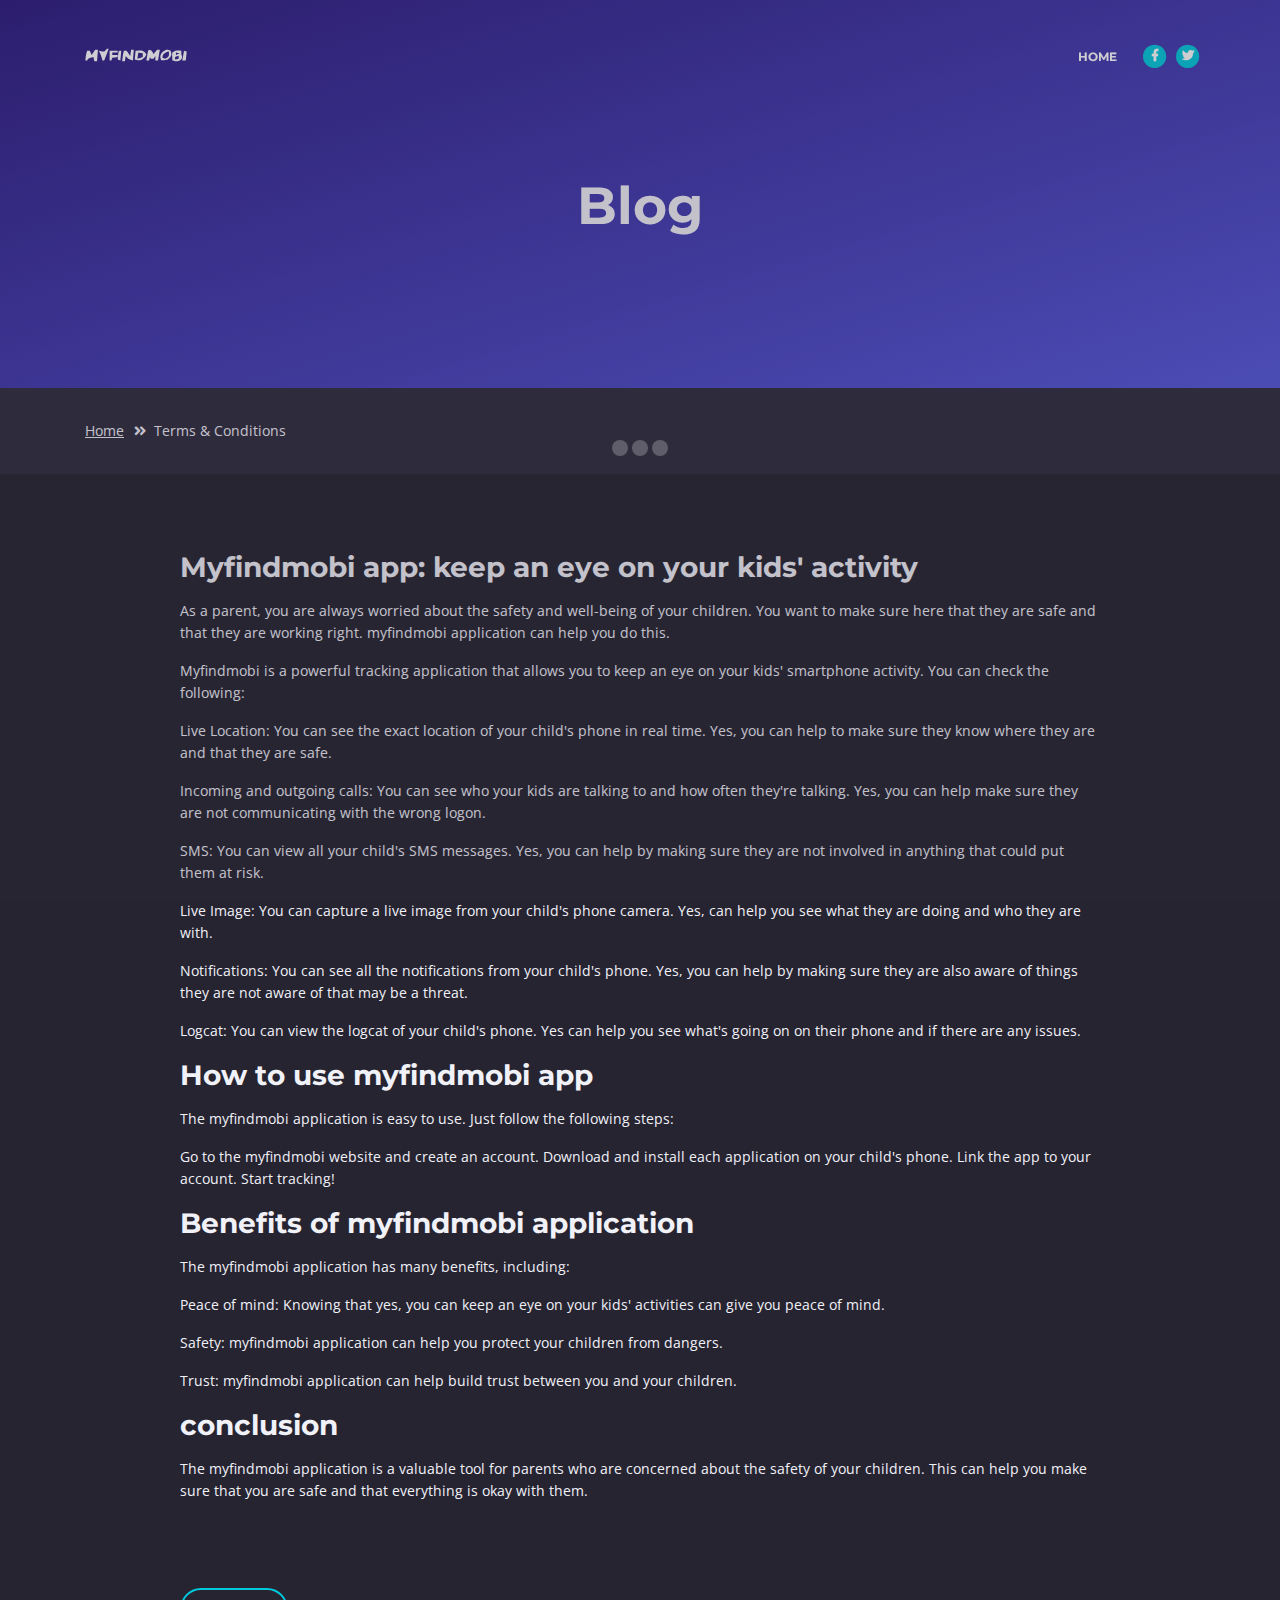
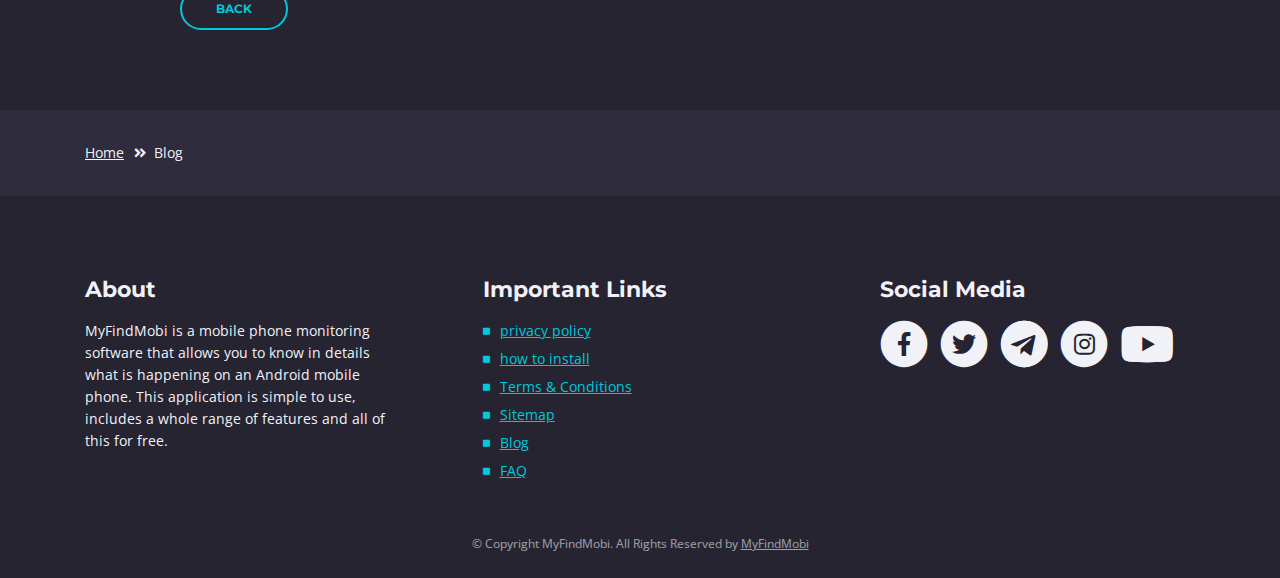
<file: blog.html>
<!DOCTYPE html>
<html lang="en">
<head>
    <meta charset="utf-8">
    <meta name="viewport" content="width=device-width, initial-scale=1, shrink-to-fit=no">
    
    <!-- SEO Meta Tags -->
    <meta name="description" content="">
    <meta name="author" content="">

    
	<meta property="og:site_name" content="" /> <!-- website name -->
	<meta property="og:site" content="" /> <!-- website link -->
	<meta property="og:title" content=""/> <!-- title shown in the actual shared post -->
	<meta property="og:description" content="" /> <!-- description shown in the actual shared post -->
	<meta property="og:image" content="" /> <!-- image link, make sure it's jpg -->
	<meta property="og:url" content="" /> <!-- where do you want your post to link to -->
	<meta property="og:type" content="article" />

    <!-- Website Title -->
    <title>Blog</title>
    
    <!-- Styles -->
    <link href="https://fonts.googleapis.com/css?family=Open+Sans:300,300i,400,400i,600,600i,700,700i" rel="stylesheet">
    <link href="https://fonts.googleapis.com/css?family=Montserrat:600,700" rel="stylesheet">
    <link href="css/bootstrap.css" rel="stylesheet">
    <link href="css/fontawesome-all.css" rel="stylesheet">
    <link href="css/swiper.css" rel="stylesheet">
	<link href="css/magnific-popup.css" rel="stylesheet">
    <link href="css/styles.css" rel="stylesheet">
	
	<!-- Favicon  -->
    <link rel="icon" href="images/favicon.png">
</head>
<body data-spy="scroll" data-target=".fixed-top">
    
    <!-- Preloader -->
	<div class="spinner-wrapper">
        <div class="spinner">
            <div class="bounce1"></div>
            <div class="bounce2"></div>
            <div class="bounce3"></div>
        </div>
    </div>
    <!-- end of preloader -->
    

    <!-- Navbar -->
    <nav class="navbar navbar-expand-md navbar-dark navbar-custom fixed-top">
        

        <!-- Image Logo -->
        <a class="navbar-brand logo-image" href="index.html"><img src="images/gg.svg" alt="alternative"></a> 
        
        <!-- Mobile Menu Toggle Button -->
        <button class="navbar-toggler" type="button" data-toggle="collapse" data-target="#navbarsExampleDefault" aria-controls="navbarsExampleDefault" aria-expanded="false" aria-label="Toggle navigation">
            <span class="navbar-toggler-awesome fas fa-bars"></span>
            <span class="navbar-toggler-awesome fas fa-times"></span>
        </button>
        <!-- end of mobile menu toggle button -->

        <div class="collapse navbar-collapse" id="navbarsExampleDefault">
            <ul class="navbar-nav ml-auto">
                <li class="nav-item">
                    <a class="nav-link page-scroll" href="index.html">HOME <span class="sr-only">(current)</span></a>
                </li>
                <!-- <li class="nav-item">
                    <a class="nav-link page-scroll" href="#features">FEATURES</a>
                </li>
                <li class="nav-item">
                    <a class="nav-link page-scroll" href="MyFindMobi.github.io/how-to-install.html">HOW TO INSTALL</a>
                </li>

                <li class="nav-item">
                    <a class="nav-link page-scroll" href="#contact">CONTACT</a>
                </li> -->

                <!-- Dropdown Menu -->          
                <!-- <li class="nav-item dropdown">
                    <a class="nav-link dropdown-toggle" href="#details" id="navbarDropdown" role="button" aria-haspopup="true" aria-expanded="false">DETAILS</a>
                    <div class="dropdown-menu" aria-labelledby="navbarDropdown">
                        <a class="dropdown-item" href="faq.html"><span class="item-text">FAQ</span></a>
                        <div class="dropdown-items-divide-hr"></div>
                        <a class="dropdown-item" href="blog.html"><span class="item-text">Blog</span></a>
                        <a class="dropdown-item" href="privacy-policy.html"><span class="item-text">PRIVACY POLICY</span></a>
                    </div>
                </li> -->
                <!-- end of dropdown menu -->
            </ul>
            <span class="nav-item social-icons">
                <span class="fa-stack">
                    <a href="https://www.facebook.com/profile.php?id=61556788377467">
                        <i class="fas fa-circle fa-stack-2x"></i>
                        <i class="fab fa-facebook-f fa-stack-1x"></i>
                    </a>
                </span>
                <span class="fa-stack">
                    <a href="https://twitter.com/myfindmobi">
                        <i class="fas fa-circle fa-stack-2x"></i>
                        <i class="fab fa-twitter fa-stack-1x"></i>
                    </a>
                </span>
            </span>
        </div>
    </nav> <!-- end of navbar -->
    <!-- end of navbar -->


    <!-- Header -->
    <header id="header" class="ex-header">
        <div class="container">
            <div class="row">
                <div class="col-lg-12">
                    <h1>Blog</h1>
                </div> <!-- end of col -->
            </div> <!-- end of row -->
        </div> <!-- end of container -->
    </header> <!-- end of ex-header -->
    <!-- end of header -->


    <!-- Breadcrumbs -->
    <div class="ex-basic-1">
        <div class="container">
            <div class="row">
                <div class="col-lg-12">
                    <div class="breadcrumbs">
                        <a href="index.html">Home</a><i class="fa fa-angle-double-right"></i><span>Terms & Conditions</span>
                    </div> <!-- end of breadcrumbs -->
                </div> <!-- end of col -->
            </div> <!-- end of row -->
        </div> <!-- end of container -->
    </div> <!-- end of ex-basic-1 -->
    <!-- end of breadcrumbs -->


    <!-- Terms Content -->
    <div class="ex-basic-2">
        <div class="container">
            <div class="row">
                <div class="col-lg-10 offset-lg-1">
                    <div class="text-container">
                        <h3>Myfindmobi app: keep an eye on your kids' activity</h3>
                        <p>As a parent, you are always worried about the safety and well-being of your children. You want to make sure here that they are safe and that they are working right. myfindmobi application can help you do this.</p>
                        <p>Myfindmobi is a powerful tracking application that allows you to keep an eye on your kids' smartphone activity. You can check the following:</p>
                        <p>Live Location: You can see the exact location of your child's phone in real time. Yes, you can help to make sure they know where they are and that they are safe.</p>
                        <p>Incoming and outgoing calls: You can see who your kids are talking to and how often they're talking. Yes, you can help make sure they are not communicating with the wrong logon.</p>
                        <p>SMS: You can view all your child's SMS messages. Yes, you can help by making sure they are not involved in anything that could put them at risk.</p>
                        <p>Live Image: You can capture a live image from your child's phone camera. Yes, can help you see what they are doing and who they are with.</p>
                        <p>Notifications: You can see all the notifications from your child's phone. Yes, you can help by making sure they are also aware of things they are not aware of that may be a threat.</p>
                        <p>Logcat: You can view the logcat of your child's phone. Yes can help you see what's going on on their phone and if there are any issues.</p>
                        <h3>How to use myfindmobi app</h3>
                        <p>The myfindmobi application is easy to use. Just follow the following steps:</p>
                        <p>Go to the myfindmobi website and create an account.
                            Download and install each application on your child's phone.
                            Link the app to your account.
                            Start tracking!</p>
                            <h3>Benefits of myfindmobi application</h3>
                            <p>The myfindmobi application has many benefits, including:</p>
                            <p>Peace of mind: Knowing that yes, you can keep an eye on your kids' activities can give you peace of mind.</p>
                            <p>Safety: myfindmobi application can help you protect your children from dangers.</p>
                            <p>Trust: myfindmobi application can help build trust between you and your children.</p>
                            <h3>conclusion</h3>
                            <p>The myfindmobi application is a valuable tool for parents who are concerned about the safety of your children. This can help you make sure that you are safe and that everything is okay with them.</p>
                    </div> <!-- end of text-container -->
                    
                   
                    <div class="text-container last">
                        <h3></h3>
                        <p></p>
                        <a class="btn-outline-reg" href="index.html">BACK</a>
                    </div> <!-- end of text-container -->
                </div>
            </div> <!-- end of row -->
        </div> <!-- end of container -->
    </div> <!-- end of ex-basic -->
    <!-- end of terms content -->

    
    <!-- Breadcrumbs -->
    <div class="ex-basic-1">
        <div class="container">
            <div class="row">
                <div class="col-lg-12">
                    <div class="breadcrumbs">
                        <a href="index.html">Home</a><i class="fa fa-angle-double-right"></i><span>Blog</span>
                    </div> <!-- end of breadcrumbs -->
                </div> <!-- end of col -->
            </div> <!-- end of row -->
        </div> <!-- end of container -->
    </div> <!-- end of ex-basic-1 -->
    <!-- end of breadcrumbs -->


    <!-- Footer -->
    <div class="footer">
        <div class="container">
            <div class="row">
                <div class="col-md-4">
                    <div class="footer-col">
                        <h4>About
                        </h4>
                        <p>MyFindMobi is a mobile phone monitoring software that allows you to know in details what is happening on an Android mobile phone. This application is simple to use, includes a whole range of features and all of this for free.</p>
                    </div>
                </div> <!-- end of col -->
                <div class="col-md-4">
                    <div class="footer-col middle">
                        <h4>Important Links</h4>
                        <ul class="list-unstyled li-space-lg">
                            <li class="media">
                                <i class="fas fa-square"></i>
                                <div class="media-body"><a class="turquoise" href="privacy-policy.html">privacy policy</a></div>
                            </li>

                            <li class="media">
                                <i class="fas fa-square"></i>
                                <div class="media-body"><a class="turquoise" href="MyFindMobi.github.io/how-to-install.html">how to install</a></div>
                            </li>

                            <li class="media">
                                <i class="fas fa-square"></i>
                                <div class="media-body"><a class="turquoise" href="terms-conditions.html">Terms & Conditions</a>
                            </li>

                            <li class="media">
                                <i class="fas fa-square"></i>
                                <div class="media-body"><a class="turquoise" href="#your-link">Sitemap</a></div>
                            </li>

                            <li class="media">
                                <i class="fas fa-square"></i>
                                <div class="media-body"><a class="turquoise" href="blog.html">Blog</a></div>
                            </li>

                            <li class="media">
                                <i class="fas fa-square"></i>
                                <div class="media-body"><a class="turquoise" href="faq.html">FAQ</a></div>
                            </li>
                        </ul>
                    </div>
                </div> <!-- end of col -->
                <div class="col-md-4">
                    <div class="footer-col last">
                        <h4>Social Media</h4>
                        <span class="fa-stack">
                            <a href="https://www.facebook.com/profile.php?id=61556788377467">
                                <i class="fas fa-circle fa-stack-2x"></i>
                                <i class="fab fa-facebook-f fa-stack-1x"></i>
                            </a>
                        </span>
                        <span class="fa-stack">
                            <a href="https://twitter.com/myfindmobi">
                                <i class="fas fa-circle fa-stack-2x"></i>
                                <i class="fab fa-twitter fa-stack-1x"></i>
                            </a>
                        </span>
                        <span class="fa-stack">
                            <a href="https://t.me/myfindmobi">
                                <i class="fab fa-telegram fa-stack-2x"></i>
                                <i class="fab fa-telegram fa-stack-2x"></i>
                            </a>
                        </span>
                        <span class="fa-stack">
                            <a href="https://www.instagram.com/myfindmobi">
                                <i class="fas fa-circle fa-stack-2x"></i>
                                <i class="fab fa-instagram fa-stack-1x"></i>
                            </a>
                        </span>
                        <span class="fa-stack">
                            <a href="https://www.youtube.com/@Myfindmobi">
                                <i class="fab fa-youtube fa-stack-2x"></i>
                                <i class="fab fa-youtube fa-stack-2x"></i>
                            </a>
                        </span>
                    </div> 
                </div> <!-- end of col -->
            </div> <!-- end of row -->
        </div> <!-- end of container -->
    </div> <!-- end of footer -->  
    <!-- end of footer -->


    <!-- Copyright -->
    <div class="copyright">
        <div class="container">
            <div class="row">
                <div class="col-lg-12">
                    <p class="p-small">© Copyright MyFindMobi. All Rights Reserved by <a href="https://myfindmobi.com/">MyFindMobi</a></p>
                </div> <!-- end of col -->
            </div> <!-- enf of row -->
        </div> <!-- end of container -->
    </div> <!-- end of copyright --> 
    <!-- end of copyright -->

	
    <!-- Scripts -->
    <script src="js/jquery.min.js"></script> <!-- jQuery for Bootstrap's JavaScript plugins -->
    <script src="js/popper.min.js"></script> <!-- Popper tooltip library for Bootstrap -->
    <script src="js/bootstrap.min.js"></script> <!-- Bootstrap framework -->
    <script src="js/jquery.easing.min.js"></script> <!-- jQuery Easing for smooth scrolling between anchors -->
    <script src="js/swiper.min.js"></script> <!-- Swiper for image and text sliders -->
    <script src="js/jquery.magnific-popup.js"></script> <!-- Magnific Popup for lightboxes -->
    <script src="js/morphext.min.js"></script> <!-- Morphtext rotating text in the header -->
    <script src="js/validator.min.js"></script> <!-- Validator.js - Bootstrap plugin that validates forms -->
    <script src="js/scripts.js"></script> <!-- Custom scripts -->
</body>
</html>
</file>
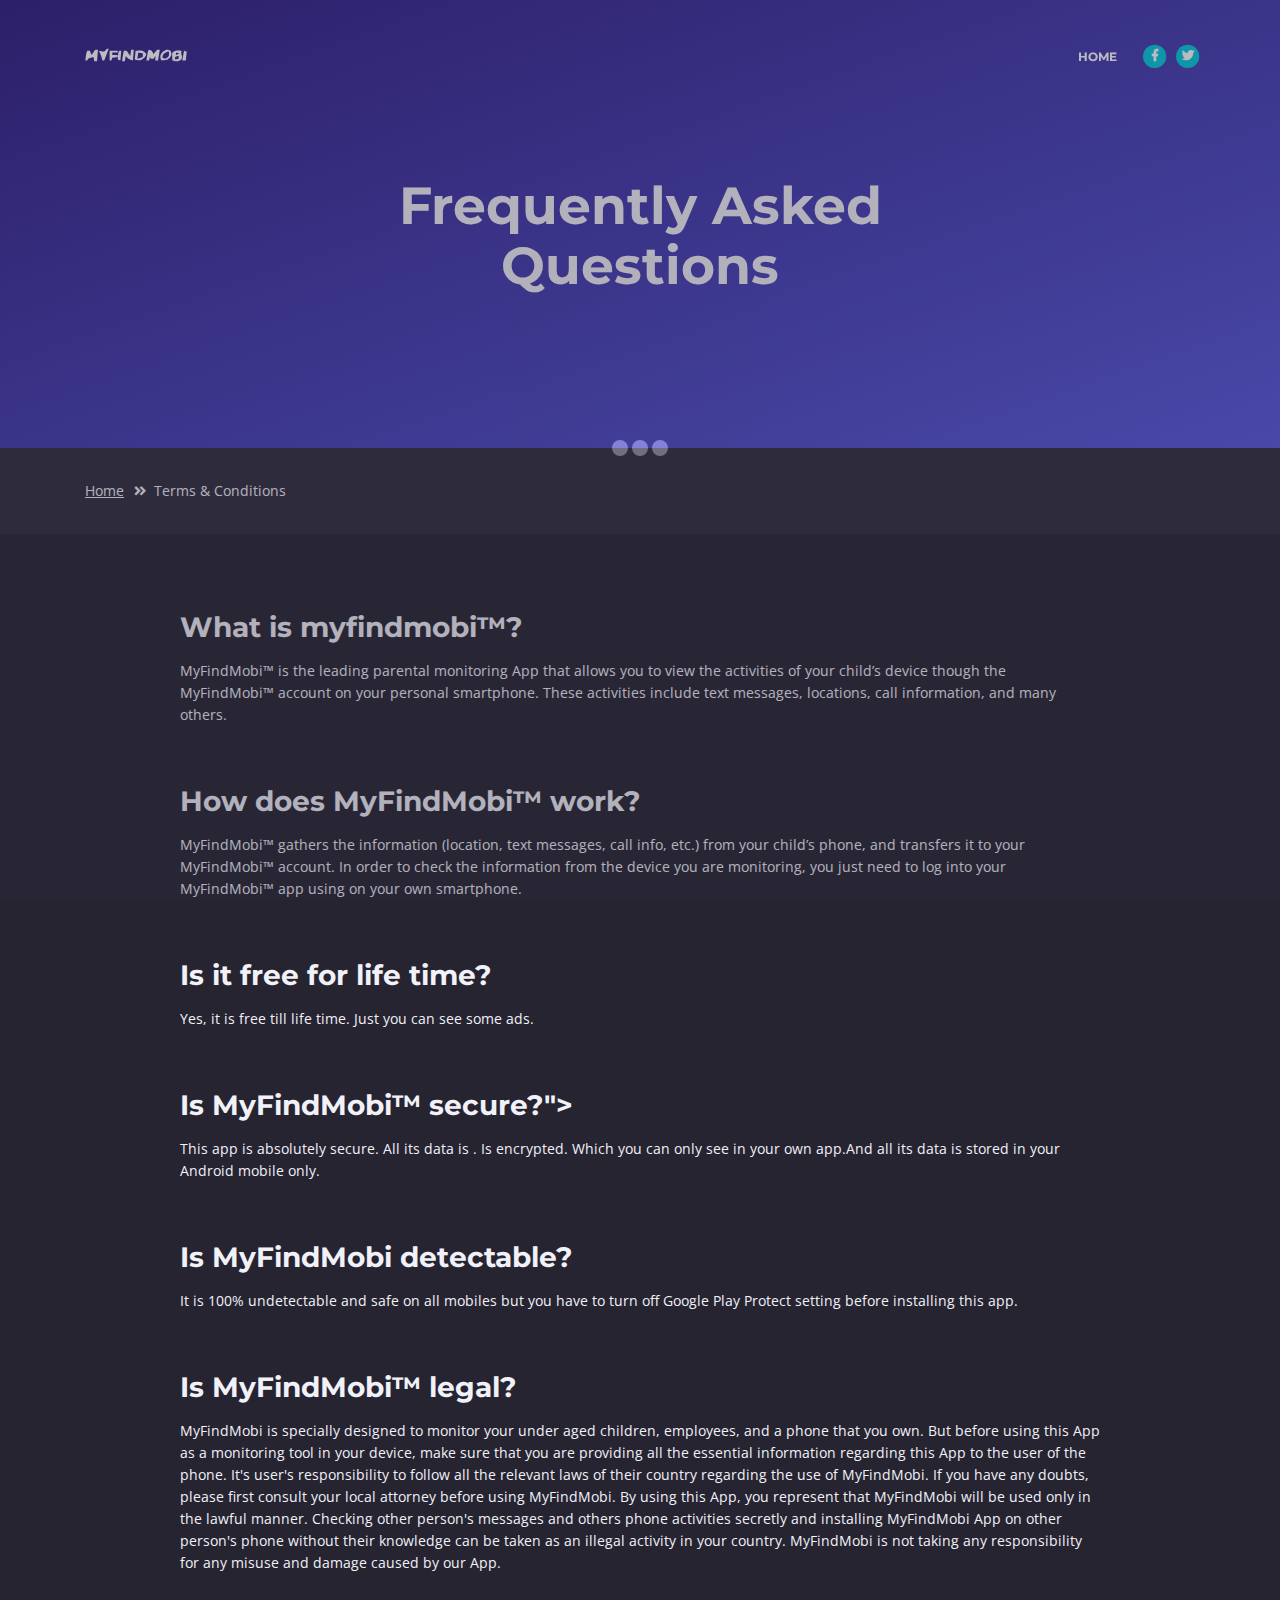
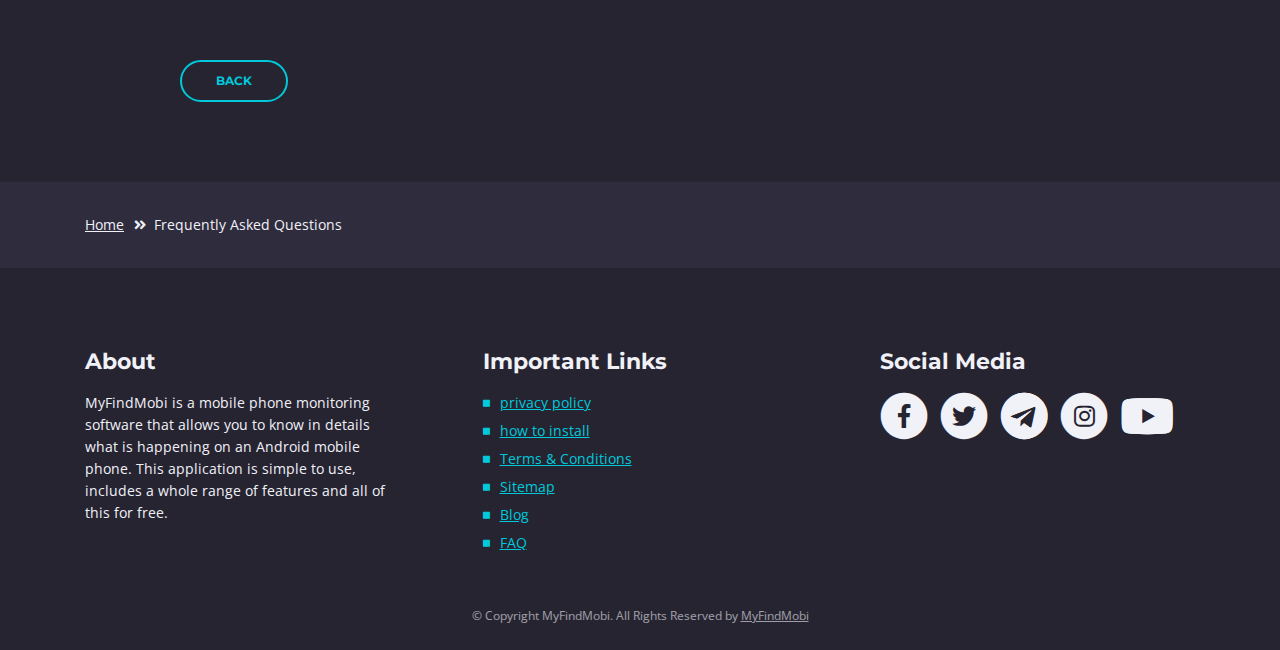
<file: faq.html>
<!DOCTYPE html>
<html lang="en">
<head>
    <meta charset="utf-8">
    <meta name="viewport" content="width=device-width, initial-scale=1, shrink-to-fit=no">
    
    <!-- SEO Meta Tags -->
    <meta name="description" content="">
    <meta name="author" content="">

    
	<meta property="og:site_name" content="" /> <!-- website name -->
	<meta property="og:site" content="" /> <!-- website link -->
	<meta property="og:title" content=""/> <!-- title shown in the actual shared post -->
	<meta property="og:description" content="" /> <!-- description shown in the actual shared post -->
	<meta property="og:image" content="" /> <!-- image link, make sure it's jpg -->
	<meta property="og:url" content="" /> <!-- where do you want your post to link to -->
	<meta property="og:type" content="article" />

    <!-- Website Title -->
    <title>FAQ</title>
    
    <!-- Styles -->
    <link href="https://fonts.googleapis.com/css?family=Open+Sans:300,300i,400,400i,600,600i,700,700i" rel="stylesheet">
    <link href="https://fonts.googleapis.com/css?family=Montserrat:600,700" rel="stylesheet">
    <link href="css/bootstrap.css" rel="stylesheet">
    <link href="css/fontawesome-all.css" rel="stylesheet">
    <link href="css/swiper.css" rel="stylesheet">
	<link href="css/magnific-popup.css" rel="stylesheet">
    <link href="css/styles.css" rel="stylesheet">
	
	<!-- Favicon  -->
    <link rel="icon" href="images/favicon.png">
</head>
<body data-spy="scroll" data-target=".fixed-top">
    
    <!-- Preloader -->
	<div class="spinner-wrapper">
        <div class="spinner">
            <div class="bounce1"></div>
            <div class="bounce2"></div>
            <div class="bounce3"></div>
        </div>
    </div>
    <!-- end of preloader -->
    

    <!-- Navbar -->
    <nav class="navbar navbar-expand-md navbar-dark navbar-custom fixed-top">
        

        <!-- Image Logo -->
        <a class="navbar-brand logo-image" href="index.html"><img src="images/gg.svg" alt="alternative"></a> 
        
        <!-- Mobile Menu Toggle Button -->
        <button class="navbar-toggler" type="button" data-toggle="collapse" data-target="#navbarsExampleDefault" aria-controls="navbarsExampleDefault" aria-expanded="false" aria-label="Toggle navigation">
            <span class="navbar-toggler-awesome fas fa-bars"></span>
            <span class="navbar-toggler-awesome fas fa-times"></span>
        </button>
        <!-- end of mobile menu toggle button -->

        <div class="collapse navbar-collapse" id="navbarsExampleDefault">
            <ul class="navbar-nav ml-auto">
                <li class="nav-item">
                    <a class="nav-link page-scroll" href="index.html">HOME <span class="sr-only">(current)</span></a>
                </li>
                <!-- <li class="nav-item">
                    <a class="nav-link page-scroll" href="#features">FEATURES</a>
                </li>
                <li class="nav-item">
                    <a class="nav-link page-scroll" href="MyFindMobi.github.io/MyFindMobi.github.io/how-to-install.html">HOW TO INSTALL</a>
                </li>

                <li class="nav-item">
                    <a class="nav-link page-scroll" href="#contact">CONTACT</a>
                </li> -->

                <!-- Dropdown Menu -->          
                <!-- <li class="nav-item dropdown">
                    <a class="nav-link dropdown-toggle" href="#details" id="navbarDropdown" role="button" aria-haspopup="true" aria-expanded="false">DETAILS</a>
                    <div class="dropdown-menu" aria-labelledby="navbarDropdown">
                        <a class="dropdown-item" href="faq.html"><span class="item-text">FAQ</span></a>
                        <div class="dropdown-items-divide-hr"></div>
                        <a class="dropdown-item" href="blog.html"><span class="item-text">Blog</span></a>
                        <a class="dropdown-item" href="privacy-policy.html"><span class="item-text">PRIVACY POLICY</span></a>
                    </div>
                </li> -->
                <!-- end of dropdown menu -->
            </ul>
            <span class="nav-item social-icons">
                <span class="fa-stack">
                    <a href="https://www.facebook.com/profile.php?id=61556788377467">
                        <i class="fas fa-circle fa-stack-2x"></i>
                        <i class="fab fa-facebook-f fa-stack-1x"></i>
                    </a>
                </span>
                <span class="fa-stack">
                    <a href="https://twitter.com/myfindmobi">
                        <i class="fas fa-circle fa-stack-2x"></i>
                        <i class="fab fa-twitter fa-stack-1x"></i>
                    </a>
                </span>
            </span>
        </div>
    </nav> <!-- end of navbar -->
    <!-- end of navbar -->


    <!-- Header -->
    <header id="header" class="ex-header">
        <div class="container">
            <div class="row">
                <div class="col-lg-12">
                    <h1>Frequently Asked Questions</h1>
                </div> <!-- end of col -->
            </div> <!-- end of row -->
        </div> <!-- end of container -->
    </header> <!-- end of ex-header -->
    <!-- end of header -->


    <!-- Breadcrumbs -->
    <div class="ex-basic-1">
        <div class="container">
            <div class="row">
                <div class="col-lg-12">
                    <div class="breadcrumbs">
                        <a href="index.html">Home</a><i class="fa fa-angle-double-right"></i><span>Terms & Conditions</span>
                    </div> <!-- end of breadcrumbs -->
                </div> <!-- end of col -->
            </div> <!-- end of row -->
        </div> <!-- end of container -->
    </div> <!-- end of ex-basic-1 -->
    <!-- end of breadcrumbs -->


    <!-- Terms Content -->
    <div class="ex-basic-2">
        <div class="container">
            <div class="row">
                <div class="col-lg-10 offset-lg-1">
                    <div class="text-container">
                        <h3>What is myfindmobi™?</h3>
                        <p>MyFindMobi™ is the leading parental monitoring App that allows you to view the activities of your child’s device though the MyFindMobi™ account on your personal smartphone. These activities include text messages, locations, call information, and many others.</p>
                    
                    </div> <!-- end of text-container -->
                    
                    <div class="text-container">
                        <h3>How does MyFindMobi™ work?</h3>
                        <p>MyFindMobi™ gathers the information (location, text messages, call info, etc.) from your child’s phone, and transfers it to your MyFindMobi™ account. In order to check the information from the device you are monitoring, you just need to log into your MyFindMobi™ app using on your own smartphone.</p>
                    </div> <!-- end of text-container -->

                    <div class="text-container">
                        <h3>Is it free for life time?</h3>
                        <p>Yes, it is free till life time. Just you can see some ads.</p>
                        
                    </div> <!-- end of text-container -->

                    <div class="text-container">
                        <h3>Is MyFindMobi™ secure?"></h3>
                        <p>This app is absolutely secure. All its data is . Is encrypted. Which you can only see in your own app.And all its data is stored in your Android mobile only.</p>
                    </div> <!-- end of text-container -->

                    <div class="text-container">
                        <h3>Is MyFindMobi detectable?</h3>
                        <p>It is 100% undetectable and safe on all mobiles but you have to turn off Google Play Protect setting before installing this app.</p>
                    </div>
                    
                    <div class="text-container">
                        <h3>Is MyFindMobi™ legal?</h3>
                        <p>MyFindMobi is specially designed to monitor your under aged children, employees, and a phone that you own. But before using this App as a monitoring tool in your device, make sure that you are providing all the essential information regarding this App to the user of the phone. It's user's responsibility to follow all the relevant laws of their country regarding the use of MyFindMobi. If you have any doubts, please first consult your local attorney before using MyFindMobi. By using this App, you represent that MyFindMobi will be used only in the lawful manner. Checking other person's messages and others phone activities secretly and installing MyFindMobi App on other person's phone without their knowledge can be taken as an illegal activity in your country. MyFindMobi is not taking any responsibility for any misuse and damage caused by our App.</p>
                    </div>
                    <div class="text-container last">
                        <h3></h3>
                        <p></p>
                        <a class="btn-outline-reg" href="index.html">BACK</a>
                    </div> <!-- end of text-container -->
                </div>
            </div> <!-- end of row -->
        </div> <!-- end of container -->
    </div> <!-- end of ex-basic -->
    <!-- end of terms content -->

    
    <!-- Breadcrumbs -->
    <div class="ex-basic-1">
        <div class="container">
            <div class="row">
                <div class="col-lg-12">
                    <div class="breadcrumbs">
                        <a href="index.html">Home</a><i class="fa fa-angle-double-right"></i><span>Frequently Asked Questions</span>
                    </div> <!-- end of breadcrumbs -->
                </div> <!-- end of col -->
            </div> <!-- end of row -->
        </div> <!-- end of container -->
    </div> <!-- end of ex-basic-1 -->
    <!-- end of breadcrumbs -->


    <!-- Footer -->
    <div class="footer">
        <div class="container">
            <div class="row">
                <div class="col-md-4">
                    <div class="footer-col">
                        <h4>About
                        </h4>
                        <p>MyFindMobi is a mobile phone monitoring software that allows you to know in details what is happening on an Android mobile phone. This application is simple to use, includes a whole range of features and all of this for free.</p>
                    </div>
                </div> <!-- end of col -->
                <div class="col-md-4">
                    <div class="footer-col middle">
                        <h4>Important Links</h4>
                        <ul class="list-unstyled li-space-lg">
                            <li class="media">
                                <i class="fas fa-square"></i>
                                <div class="media-body"><a class="turquoise" href="privacy-policy.html">privacy policy</a></div>
                            </li>

                            <li class="media">
                                <i class="fas fa-square"></i>
                                <div class="media-body"><a class="turquoise" href="https://myfindmobi.com/how-to-install.html">how to install</a></div>
                            </li>

                            <li class="media">
                                <i class="fas fa-square"></i>
                                <div class="media-body"><a class="turquoise" href="terms-conditions.html">Terms & Conditions</a>
                            </li>

                            <li class="media">
                                <i class="fas fa-square"></i>
                                <div class="media-body"><a class="turquoise" href="https://myfindmobi.com/sitemap.xml">Sitemap</a></div>
                            </li>

                            <li class="media">
                                <i class="fas fa-square"></i>
                                <div class="media-body"><a class="turquoise" href="blog.html">Blog</a></div>
                            </li>

                            <li class="media">
                                <i class="fas fa-square"></i>
                                <div class="media-body"><a class="turquoise" href="faq.html">FAQ</a></div>
                            </li>
                        </ul>
                    </div>
                </div> <!-- end of col -->
                <div class="col-md-4">
                    <div class="footer-col last">
                        <h4>Social Media</h4>
                        <span class="fa-stack">
                            <a href="https://www.facebook.com/profile.php?id=61556788377467">
                                <i class="fas fa-circle fa-stack-2x"></i>
                                <i class="fab fa-facebook-f fa-stack-1x"></i>
                            </a>
                        </span>
                        <span class="fa-stack">
                            <a href="https://twitter.com/myfindmobi">
                                <i class="fas fa-circle fa-stack-2x"></i>
                                <i class="fab fa-twitter fa-stack-1x"></i>
                            </a>
                        </span>
                        <span class="fa-stack">
                            <a href="https://t.me/myfindmobi">
                                <i class="fab fa-telegram fa-stack-2x"></i>
                                <i class="fab fa-telegram fa-stack-2x"></i>
                            </a>
                        </span>
                        <span class="fa-stack">
                            <a href="https://www.instagram.com/myfindmobi">
                                <i class="fas fa-circle fa-stack-2x"></i>
                                <i class="fab fa-instagram fa-stack-1x"></i>
                            </a>
                        </span>
                        <span class="fa-stack">
                            <a href="https://www.youtube.com/@Myfindmobi">
                                <i class="fab fa-youtube fa-stack-2x"></i>
                                <i class="fab fa-youtube fa-stack-2x"></i>
                            </a>
                        </span>
                    </div> 
                </div> <!-- end of col -->
            </div> <!-- end of row -->
        </div> <!-- end of container -->
    </div> <!-- end of footer -->  
    <!-- end of footer -->


    <!-- Copyright -->
    <div class="copyright">
        <div class="container">
            <div class="row">
                <div class="col-lg-12">
                    <p class="p-small">© Copyright MyFindMobi. All Rights Reserved by <a href="https://myfindmobi.com/">MyFindMobi</a></p>
                </div> <!-- end of col -->
            </div> <!-- enf of row -->
        </div> <!-- end of container -->
    </div> <!-- end of copyright --> 
    <!-- end of copyright -->

	
    <!-- Scripts -->
    <script src="js/jquery.min.js"></script> <!-- jQuery for Bootstrap's JavaScript plugins -->
    <script src="js/popper.min.js"></script> <!-- Popper tooltip library for Bootstrap -->
    <script src="js/bootstrap.min.js"></script> <!-- Bootstrap framework -->
    <script src="js/jquery.easing.min.js"></script> <!-- jQuery Easing for smooth scrolling between anchors -->
    <script src="js/swiper.min.js"></script> <!-- Swiper for image and text sliders -->
    <script src="js/jquery.magnific-popup.js"></script> <!-- Magnific Popup for lightboxes -->
    <script src="js/morphext.min.js"></script> <!-- Morphtext rotating text in the header -->
    <script src="js/validator.min.js"></script> <!-- Validator.js - Bootstrap plugin that validates forms -->
    <script src="js/scripts.js"></script> <!-- Custom scripts -->
</body>
</html>
</file>
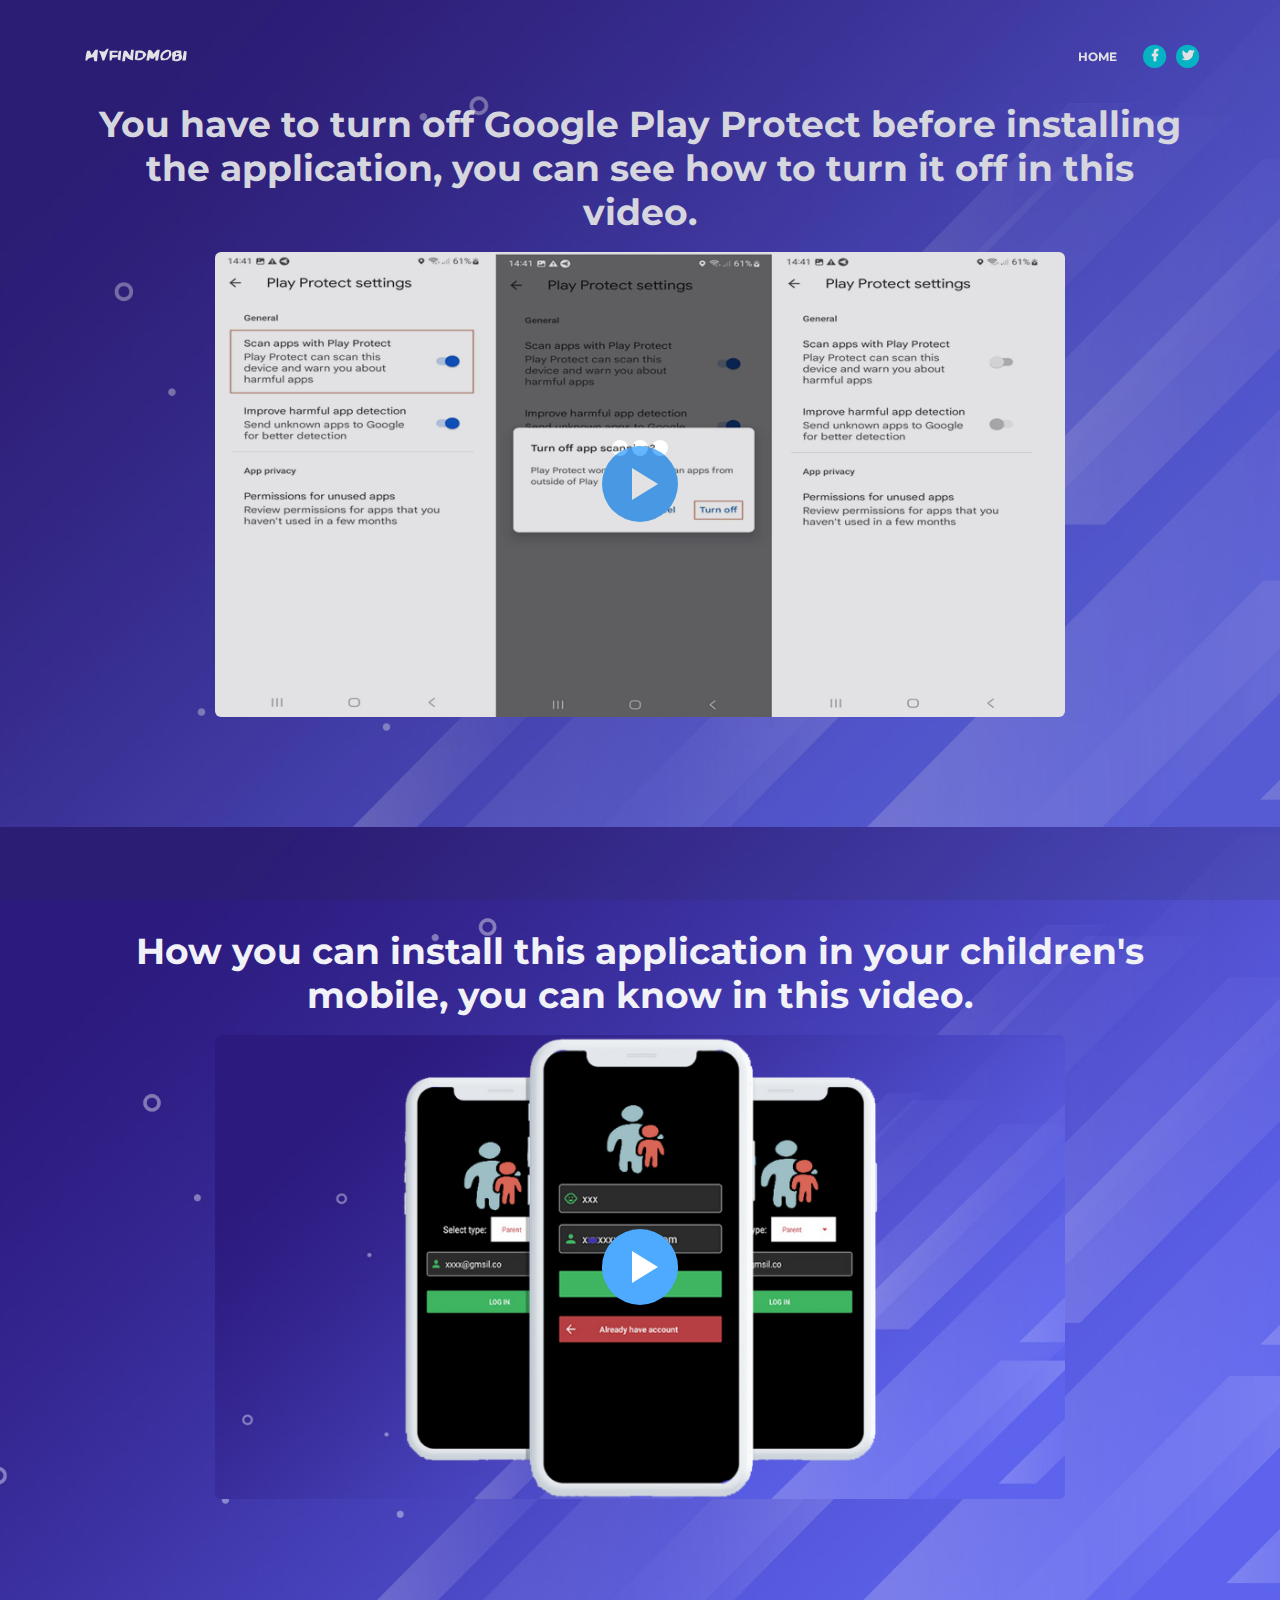
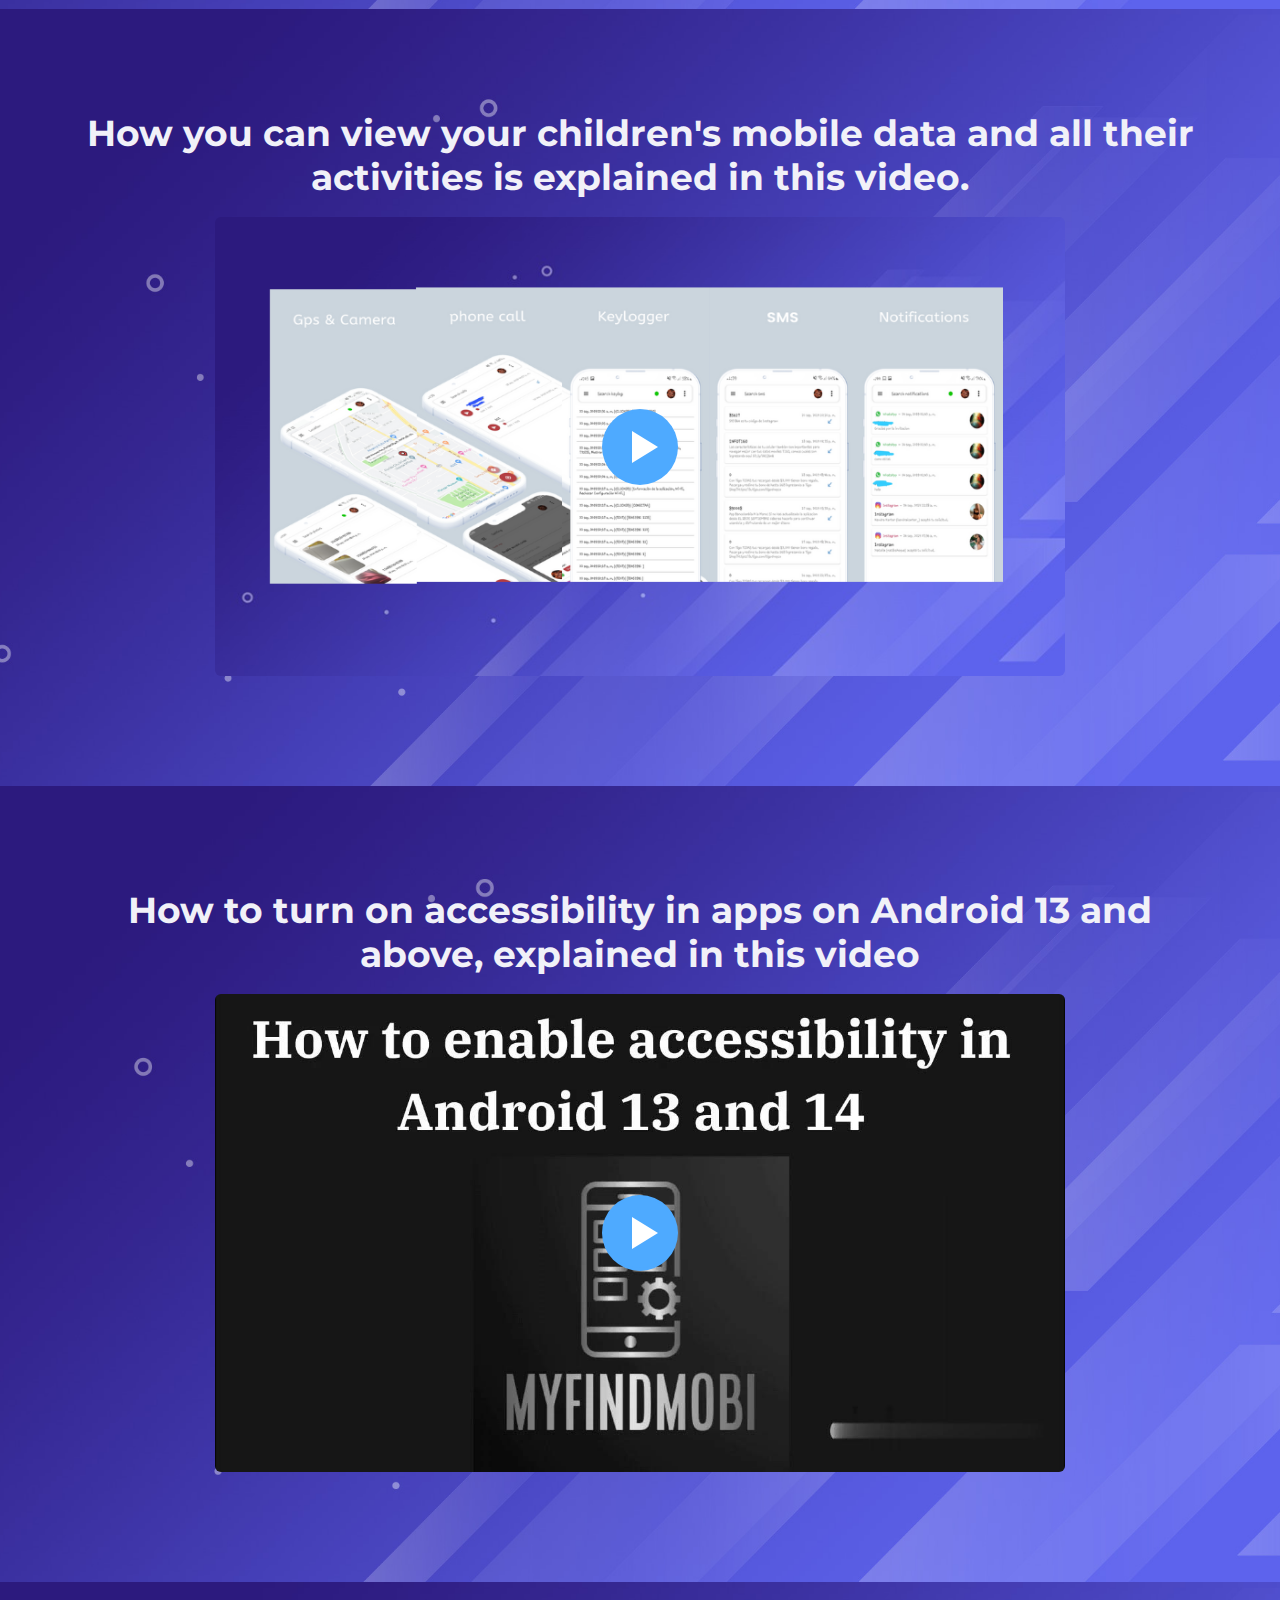
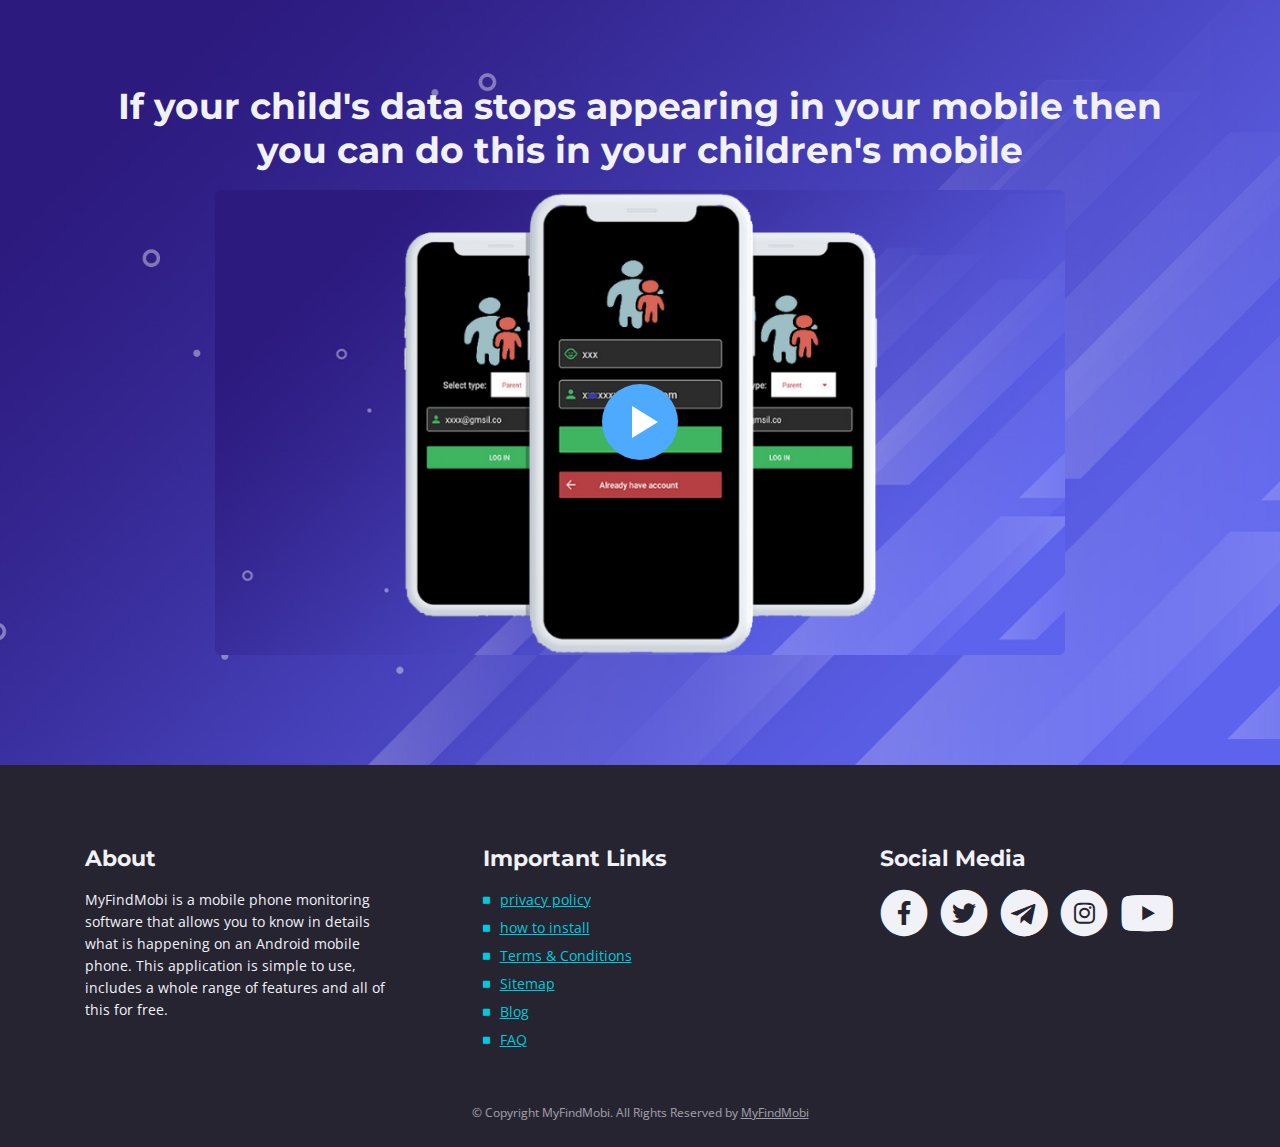
<file: how-to-install.html>
<!DOCTYPE html>
<html lang="en">
<head>
    <meta charset="utf-8">
    <meta name="viewport" content="width=device-width, initial-scale=1, shrink-to-fit=no">
    <!-- SEO Meta Tags -->
    <meta name="description" content="Call history
    Call details
    Call log
    Incoming calls
    Outgoing calls
    Missed calls
    Call recording
    Mobile number details
    How to check call details
    Call summary
    Call duration
    Call tracking
    Call information
    Call records
    Call data
    Call tracker
    Call monitoring
    Call analysis
    Call statistics
    Call management
    control,track a cell phone,track a cell phone location without them knowing,invented the cell phone,where is my cell phone
    cell phones in school,trace a cell phone,track a cell phone number,best cell phone,first cell phone invented
    track a cell phone without them knowing,track a cell phone for free,burner cell phone
    track a cell phone for free,analog cell phone
    target cell phones no contract
    cell phone safety
    types of cell phones
    cell phone marketing
    cell phone brand terms
    cell phone features
    cell phone benefits
    cell phone pricing
    cell phone lifestyle
    social media for cell phones
    cell phone industry trends
    mobile keyword ranking
    ASO strategies
    app store optimization
    keyword selection
    keyword optimization
    keyword research
    keyword analysis
    app keyword list
    brand keywords
    app features
    subcategories for keywords
    long-tail keywords
    user reviews for keywords
    AI keyword suggestions
    competitor keywords
    keyword difficulty
    keyword search volume
    tracking app keyword rankings
    search volume and difficulty balance
    long-tail keyword rankings
    mobile app marketing
    user engagement
    keyword prioritization,targeting keywords">
    <meta name="author" content="how-to-install myfindmobi">

    <!-- OG Meta Tags to improve the way the post looks when you share the page on LinkedIn, Facebook, Google+ -->
	<meta property="og:site_name" content="" /> <!-- website name -->
	<meta property="og:site" content="" /> <!-- website link -->
	<meta property="og:title" content=""/> <!-- title shown in the actual shared post -->
	<meta property="og:description" content="" /> <!-- description shown in the actual shared post -->
	<meta property="og:image" content="" /> <!-- image link, make sure it's jpg -->
	<meta property="og:url" content="" /> <!-- where do you want your post to link to -->
	<meta property="og:type" content="article" />

    <!-- Website Title -->
    <title>how to install</title>
    
    <!-- Styles -->
    <link href="https://fonts.googleapis.com/css?family=Montserrat:400,600,700" rel="stylesheet">
    <link href="https://fonts.googleapis.com/css?family=Open+Sans:400,400i,700,700i" rel="stylesheet">
    <link href="css/bootstrap.css" rel="stylesheet">
    <link href="css/fontawesome-all.css" rel="stylesheet">
    <link href="css/swiper.css" rel="stylesheet">
	<link href="css/magnific-popup.css" rel="stylesheet">
	<link href="css/styles.css" rel="stylesheet">
	
	<!-- Favicon  -->
    <link rel="icon" href="images/favicon.png">
</head>
<body data-spy="scroll" data-target=".fixed-top">
    
    <!-- Preloader -->
	<div class="spinner-wrapper">
        <div class="spinner">
            <div class="bounce1"></div>
            <div class="bounce2"></div>
            <div class="bounce3"></div>
        </div>
    </div>
    <!-- end of preloader -->
    

    <!-- Navbar -->
    <nav class="navbar navbar-expand-md navbar-dark navbar-custom fixed-top">
        

        <!-- Image Logo -->
        <a class="navbar-brand logo-image" href="https://myfindmobi.com"><img src="images/gg.svg" alt="alternative"></a> 
        
        <!-- Mobile Menu Toggle Button -->
        <button class="navbar-toggler" type="button" data-toggle="collapse" data-target="#navbarsExampleDefault" aria-controls="navbarsExampleDefault" aria-expanded="false" aria-label="Toggle navigation">
            <span class="navbar-toggler-awesome fas fa-bars"></span>
            <span class="navbar-toggler-awesome fas fa-times"></span>
        </button>
        <!-- end of mobile menu toggle button -->

        <div class="collapse navbar-collapse" id="navbarsExampleDefault">
            <ul class="navbar-nav ml-auto">
                <li class="nav-item">
                    <a class="nav-link page-scroll" href="https://myfindmobi.com">HOME <span class="sr-only">(current)</span></a>
                </li>
                <!-- <li class="nav-item">
                    <a class="nav-link page-scroll" href="#features">FEATURES</a>
                </li>
                <li class="nav-item">
                    <a class="nav-link page-scroll" href="MyFindMobi.github.io/how-to-install.html">HOW TO INSTALL</a>
                </li>

                <li class="nav-item">
                    <a class="nav-link page-scroll" href="#contact">CONTACT</a>
                </li> -->

                <!-- Dropdown Menu -->          
                <!-- <li class="nav-item dropdown">
                    <a class="nav-link dropdown-toggle" href="#details" id="navbarDropdown" role="button" aria-haspopup="true" aria-expanded="false">DETAILS</a>
                    <div class="dropdown-menu" aria-labelledby="navbarDropdown">
                        <a class="dropdown-item" href="faq.html"><span class="item-text">FAQ</span></a>
                        <div class="dropdown-items-divide-hr"></div>
                        <a class="dropdown-item" href="blog.html"><span class="item-text">Blog</span></a>
                        <a class="dropdown-item" href="privacy-policy.html"><span class="item-text">PRIVACY POLICY</span></a>
                    </div>
                </li> -->
                <!-- end of dropdown menu -->
            </ul>
            <span class="nav-item social-icons">
                <span class="fa-stack">
                    <a href="https://www.facebook.com/profile.php?id=61556788377467">
                        <i class="fas fa-circle fa-stack-2x"></i>
                        <i class="fab fa-facebook-f fa-stack-1x"></i>
                    </a>
                </span>
                <span class="fa-stack">
                    <a href="https://twitter.com/myfindmobi">
                        <i class="fas fa-circle fa-stack-2x"></i>
                        <i class="fab fa-twitter fa-stack-1x"></i>
                    </a>
                </span>
            </span>
        </div>
    </nav> <!-- end of navbar -->
    <!-- end of navbar -->

    <!-- Video 1-->
    <div id="preview" class="basic-1">
        <div class="container">
            <div class="row">
                <div class="col-lg-12">
                    <h2>You have to turn off Google Play Protect before installing the application, you can see how to turn it off in this video.</h2>
                    <!-- <div class="p-heading p-large">आपको एप्लीकेशन इंस्टॉल करने से पहले गूगल प्ले प्रोटेक्ट को ऑफ करना है यह किस प्रकार ऑफ करना है आप इस वीडियो मे  देख सकते हैं</div> -->
                </div> <!-- end of col -->
            </div> <!-- end of row -->
            <div class="row">
                <div class="col-lg-12">

                    <!-- Video Preview -->
                    <div class="image-container">
                        <div class="video-wrapper">
                            <a class="popup-youtube" href="https://myfindmobi.com/gg.mp4" data-effect="fadeIn">
                                <img class="img-fluid" src="images/play.png" alt="alternative">
                                <span class="video-play-button">
                                    <span></span>
                                </span>
                            </a>
                        </div> <!-- end of video-wrapper -->
                    </div> <!-- end of image-container -->
                    <!-- end of video preview -->

                </div> <!-- end of col -->
            </div> <!-- end of row -->
        </div> <!-- end of container -->
    </div> <!-- end of basic-1 -->
    <!-- end of video -->

     <!-- Video 2-->
     <div id="preview" class="basic-1">
        <div class="container">
            <div class="row">
                <div class="col-lg-12">
                    <h2>How you can install this application in your children's mobile, you can know in this video.</h2>
                    <!-- <div class="p-heading p-large">आपको एप्लीकेशन इंस्टॉल करने से पहले गूगल प्ले प्रोटेक्ट को ऑफ करना है यह किस प्रकार ऑफ करना है आप इस वीडियो मे  देख सकते हैं</div> -->
                </div> <!-- end of col -->
            </div> <!-- end of row -->
            <div class="row">
                <div class="col-lg-12">

                    <!-- Video Preview -->
                    <div class="image-container">
                        <div class="video-wrapper">
                            <a class="popup-youtube" href="https://myfindmobi.com/ins.mp4" data-effect="fadeIn">
                                <img class="img-fluid" src="images/sinup.png" alt="alternative">
                                <span class="video-play-button">
                                    <span></span>
                                </span>
                            </a>
                        </div> <!-- end of video-wrapper -->
                    </div> <!-- end of image-container -->
                    <!-- end of video preview -->

                </div> <!-- end of col -->
            </div> <!-- end of row -->
        </div> <!-- end of container -->
    </div> <!-- end of basic-1 -->
    <!-- end of video -->

     <!-- Video3 -->
     <div id="preview" class="basic-1">
        <div class="container">
            <div class="row">
                <div class="col-lg-12">
                    <h2>How you can view your children's mobile data and all their activities is explained in this video.</h2>
                    <!-- <div class="p-heading p-large">आपको एप्लीकेशन इंस्टॉल करने से पहले गूगल प्ले प्रोटेक्ट को ऑफ करना है यह किस प्रकार ऑफ करना है आप इस वीडियो मे  देख सकते हैं</div> -->
                </div> <!-- end of col -->
            </div> <!-- end of row -->
            <div class="row">
                <div class="col-lg-12">

                    <!-- Video Preview -->
                    <div class="image-container">
                        <div class="video-wrapper">
                            <a class="popup-youtube" href="https://myfindmobi.com/use.mp4" data-effect="fadeIn">
                                <img class="img-fluid" src="images/vie.png" alt="alternative">
                                <span class="video-play-button">
                                    <span></span>
                                </span>
                            </a>
                        </div> <!-- end of video-wrapper -->
                    </div> <!-- end of image-container -->
                    <!-- end of video preview -->

                </div> <!-- end of col -->
            </div> <!-- end of row -->
        </div> <!-- end of container -->
    </div> <!-- end of basic-1 -->
    <!-- end of video -->

     <!-- Video 4-->
     <div id="preview" class="basic-1">
        <div class="container">
            <div class="row">
                <div class="col-lg-12">
                    <h2>How to turn on accessibility in apps on Android 13 and above, explained in this video</h2>
                    <!-- <div class="p-heading p-large">आपको एप्लीकेशन इंस्टॉल करने से पहले गूगल प्ले प्रोटेक्ट को ऑफ करना है यह किस प्रकार ऑफ करना है आप इस वीडियो मे  देख सकते हैं</div> -->
                </div> <!-- end of col -->
            </div> <!-- end of row -->
            <div class="row">
                <div class="col-lg-12">

                    <!-- Video Preview -->
                    <div class="image-container">
                        <div class="video-wrapper">
                            <a class="popup-youtube" href="https://myfindmobi.com/as.mp4" data-effect="fadeIn">
                                <img class="img-fluid" src="images/13a.jpg" alt="alternative">
                                <span class="video-play-button">
                                    <span></span>
                                </span>
                            </a>
                        </div> <!-- end of video-wrapper -->
                    </div> <!-- end of image-container -->
                    <!-- end of video preview -->
                </div> <!-- end of col -->
            </div> <!-- end of row -->
        </div> <!-- end of container -->
    </div> <!-- end of basic-1 -->
    <!-- end of video -->

    <!-- Video 5-->
    <div id="preview" class="basic-1">
        <div class="container">
            <div class="row">
                <div class="col-lg-12">
                    <h2>If your child's data stops appearing in your mobile then you can do this in your children's mobile</h2>
                    <!-- <div class="p-heading p-large">आपको एप्लीकेशन इंस्टॉल करने से पहले गूगल प्ले प्रोटेक्ट को ऑफ करना है यह किस प्रकार ऑफ करना है आप इस वीडियो मे  देख सकते हैं</div> -->
                </div> <!-- end of col -->
            </div> <!-- end of row -->
            <div class="row">
                <div class="col-lg-12">

                    <!-- Video Preview -->
                    <div class="image-container">
                        <div class="video-wrapper">
                            <a class="popup-youtube" href="https://myfindmobi.com/Untitled design.mp4" data-effect="fadeIn">
                                <img class="img-fluid" src="images/sinup.png" alt="alternative">
                                <span class="video-play-button">
                                    <span></span>
                                </span>
                            </a>
                        </div> <!-- end of video-wrapper -->
                    </div> <!-- end of image-container -->
                    <!-- end of video preview -->
                </div> <!-- end of col -->
            </div> <!-- end of row -->
        </div> <!-- end of container -->
    </div> <!-- end of basic-1 -->
    <!-- end of video -->

    
    <!-- Footer -->
    <div class="footer">
        <div class="container">
            <div class="row">
                <div class="col-md-4">
                    <div class="footer-col">
                        <h4>About
                        </h4>
                        <p>MyFindMobi is a mobile phone monitoring software that allows you to know in details what is happening on an Android mobile phone. This application is simple to use, includes a whole range of features and all of this for free.</p>
                    </div>
                </div> <!-- end of col -->
                <div class="col-md-4">
                    <div class="footer-col middle">
                        <h4>Important Links</h4>
                        <ul class="list-unstyled li-space-lg">
                            <li class="media">
                                <i class="fas fa-square"></i>
                                <div class="media-body"><a class="turquoise" href="privacy-policy.html">privacy policy</a></div>
                            </li>

                            <li class="media">
                                <i class="fas fa-square"></i>
                                <div class="media-body"><a class="turquoise" href="https://myfindmobi.com/how-to-install.html">how to install</a></div>
                            </li>

                            <li class="media">
                                <i class="fas fa-square"></i>
                                <div class="media-body"><a class="turquoise" href="terms-conditions.html">Terms & Conditions</a>
                            </li>

                            <li class="media">
                                <i class="fas fa-square"></i>
                                <div class="media-body"><a class="turquoise" href="https://myfindmobi.com/sitemap.xml">Sitemap</a></div>
                            </li>

                            <li class="media">
                                <i class="fas fa-square"></i>
                                <div class="media-body"><a class="turquoise" href="blog.html">Blog</a></div>
                            </li>

                            <li class="media">
                                <i class="fas fa-square"></i>
                                <div class="media-body"><a class="turquoise" href="faq.html">FAQ</a></div>
                            </li>
                        </ul>
                    </div>
                </div> <!-- end of col -->
                <div class="col-md-4">
                    <div class="footer-col last">
                        <h4>Social Media</h4>
                        <span class="fa-stack">
                            <a href="https://www.facebook.com/profile.php?id=61556788377467">
                                <i class="fas fa-circle fa-stack-2x"></i>
                                <i class="fab fa-facebook-f fa-stack-1x"></i>
                            </a>
                        </span>
                        <span class="fa-stack">
                            <a href="https://twitter.com/myfindmobi">
                                <i class="fas fa-circle fa-stack-2x"></i>
                                <i class="fab fa-twitter fa-stack-1x"></i>
                            </a>
                        </span>
                        <span class="fa-stack">
                            <a href="https://t.me/myfindmobi">
                                <i class="fab fa-telegram fa-stack-2x"></i>
                                <i class="fab fa-telegram fa-stack-2x"></i>
                            </a>
                        </span>
                        <span class="fa-stack">
                            <a href="https://www.instagram.com/myfindmobi">
                                <i class="fas fa-circle fa-stack-2x"></i>
                                <i class="fab fa-instagram fa-stack-1x"></i>
                            </a>
                        </span>
                        <span class="fa-stack">
                            <a href="https://www.youtube.com/@Myfindmobi">
                                <i class="fab fa-youtube fa-stack-2x"></i>
                                <i class="fab fa-youtube fa-stack-2x"></i>
                            </a>
                        </span>
                    </div> 
                </div> <!-- end of col -->
            </div> <!-- end of row -->
        </div> <!-- end of container -->
    </div> <!-- end of footer -->  
    <!-- end of footer -->


    <!-- Copyright -->
    <div class="copyright">
        <div class="container">
            <div class="row">
                <div class="col-lg-12">
                    <p class="p-small">© Copyright MyFindMobi. All Rights Reserved by <a href="https://myfindmobi.com/">MyFindMobi</a></p>
                </div> <!-- end of col -->
            </div> <!-- enf of row -->
        </div> <!-- end of container -->
    </div> <!-- end of copyright --> 
    <!-- end of copyright -->
    
    	
    <!-- Scripts -->
    <script src="js/jquery.min.js"></script> <!-- jQuery for Bootstrap's JavaScript plugins -->
    <script src="js/popper.min.js"></script> <!-- Popper tooltip library for Bootstrap -->
    <script src="js/bootstrap.min.js"></script> <!-- Bootstrap framework -->
    <script src="js/jquery.easing.min.js"></script> <!-- jQuery Easing for smooth scrolling between anchors -->
    <script src="js/swiper.min.js"></script> <!-- Swiper for image and text sliders -->
    <script src="js/jquery.magnific-popup.js"></script> <!-- Magnific Popup for lightboxes -->
    <script src="js/morphext.min.js"></script> <!-- Morphtext rotating text in the header -->
    <script src="js/validator.min.js"></script> <!-- Validator.js - Bootstrap plugin that validates forms -->
    <script src="js/scripts.js"></script> <!-- Custom scripts -->
</body>
</html>
</file>
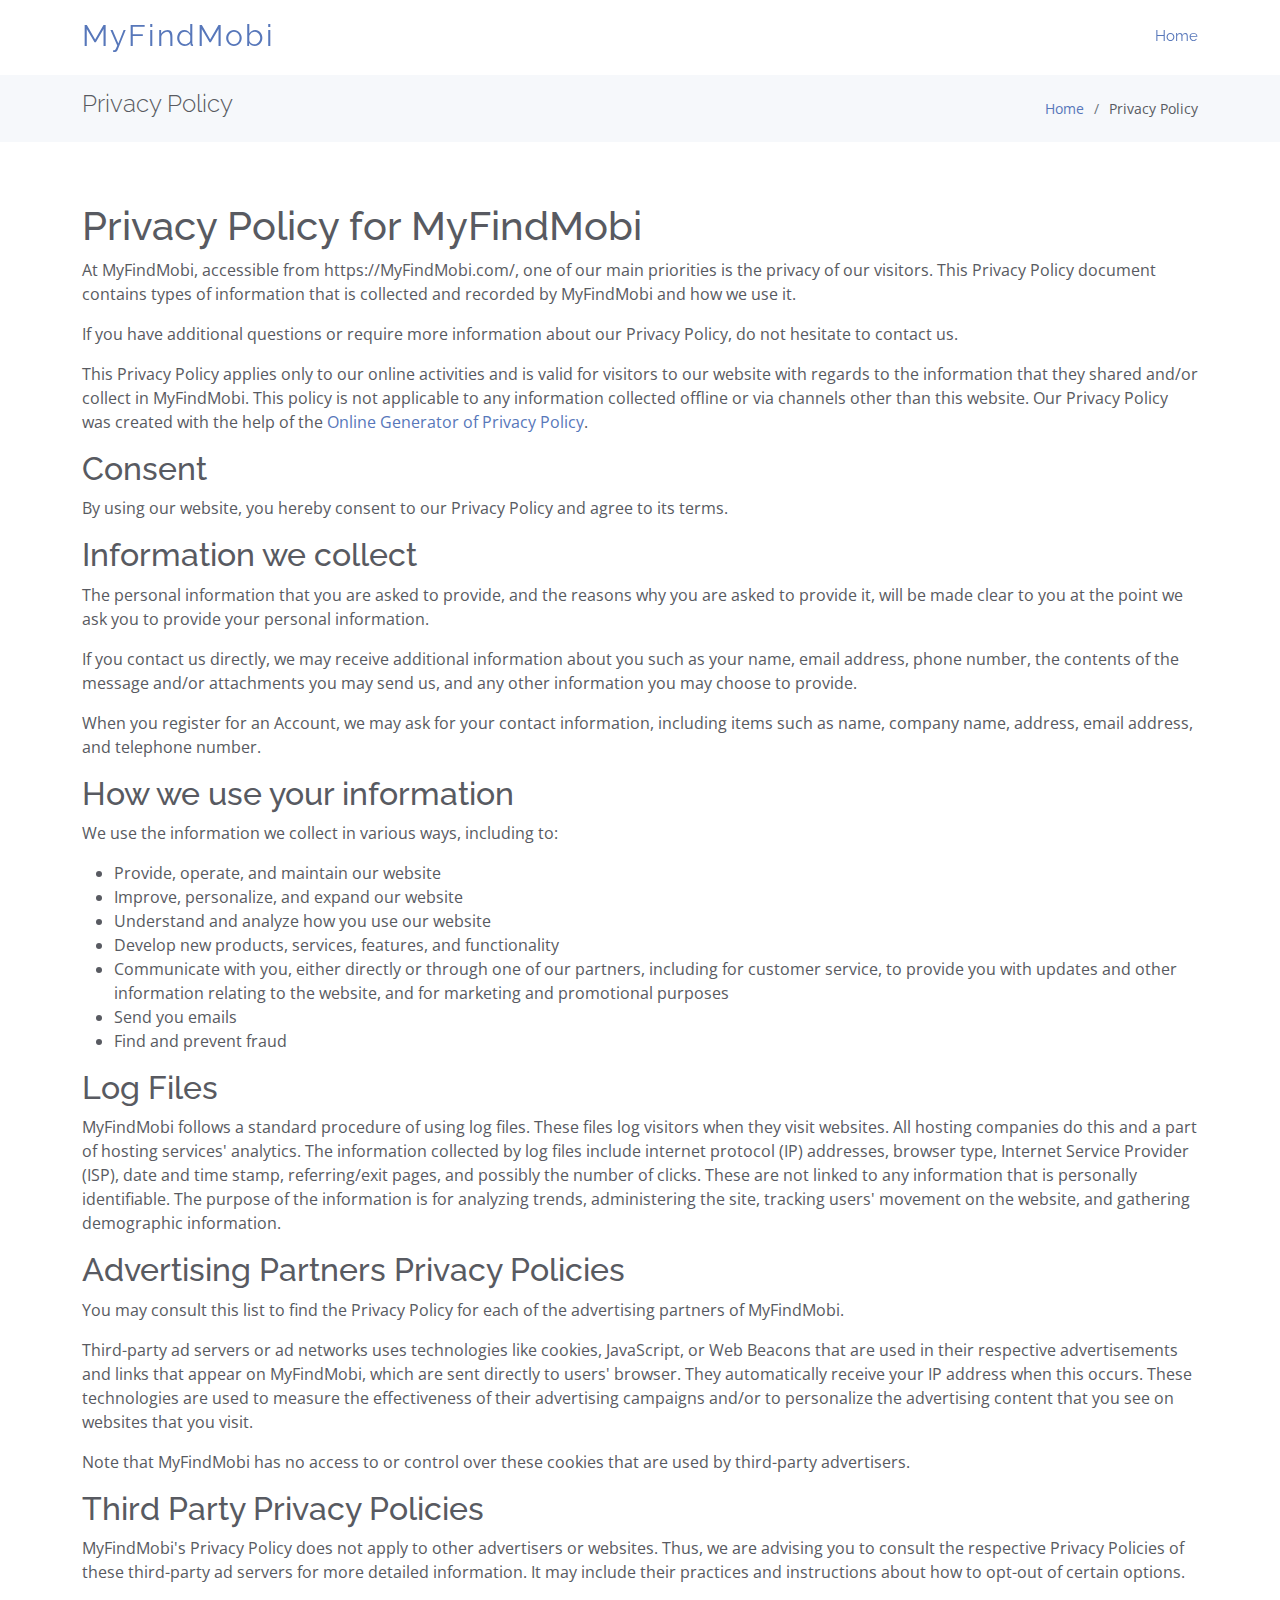
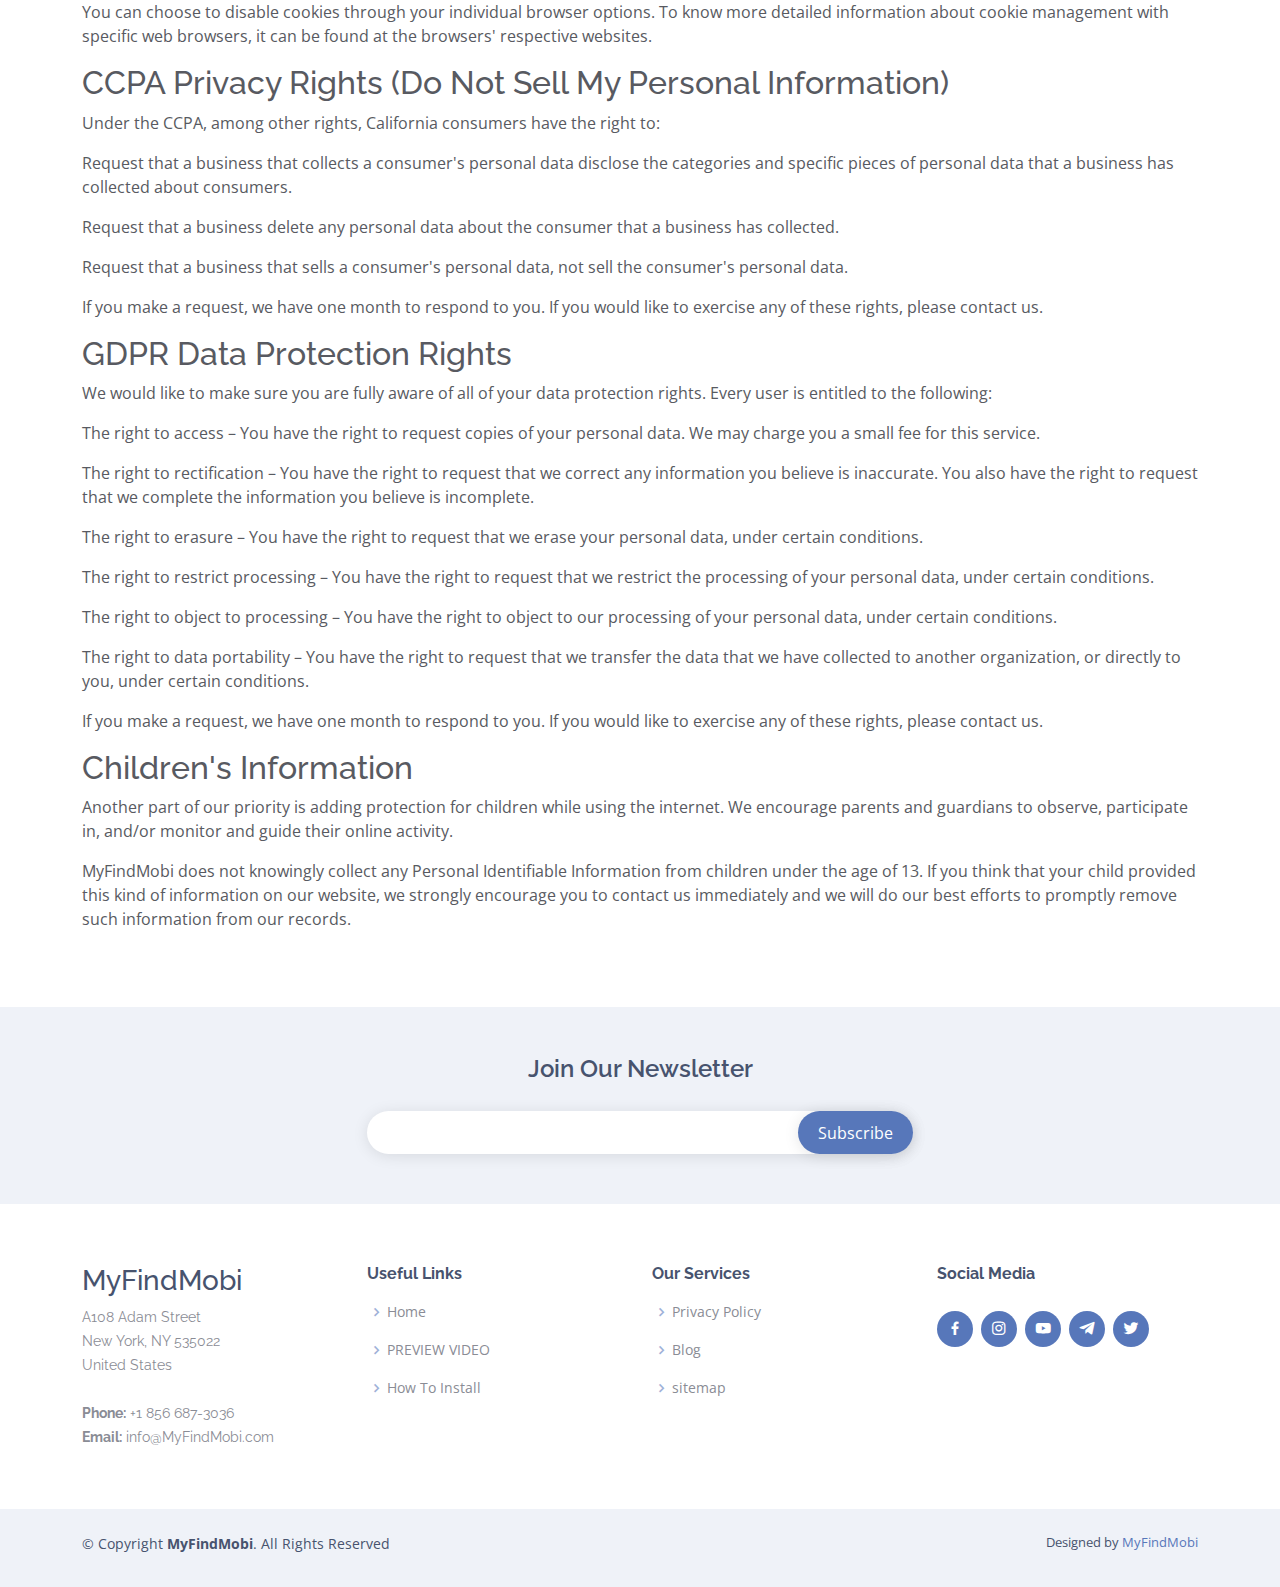
<file: Privacy Policy.html>
<!DOCTYPE html>
<html lang="en">

<head>
  <meta charset="utf-8">
  <meta content="width=device-width, initial-scale=1.0" name="viewport">

  <title>Privacy Policy</title>
  <meta content="" name="description">
  <meta content="" name="keywords">

  <!-- Favicons -->
  <link href="assets/img/favicon.png" rel="icon">
  <link href="assets/img/apple-touch-icon.png" rel="apple-touch-icon">

  <!-- Google Fonts -->
  <link href="https://fonts.googleapis.com/css?family=Open+Sans:300,300i,400,400i,600,600i,700,700i|Raleway:300,300i,400,400i,500,500i,600,600i,700,700i|Poppins:300,300i,400,400i,500,500i,600,600i,700,700i" rel="stylesheet">

  <!-- Vendor CSS Files -->
  <link href="assets/vendor/aos/aos.css" rel="stylesheet">
  <link href="assets/vendor/bootstrap/css/bootstrap.min.css" rel="stylesheet">
  <link href="assets/vendor/bootstrap-icons/bootstrap-icons.css" rel="stylesheet">
  <link href="assets/vendor/boxicons/css/boxicons.min.css" rel="stylesheet">
  <link href="assets/vendor/glightbox/css/glightbox.min.css" rel="stylesheet">
  <link href="assets/vendor/swiper/swiper-bundle.min.css" rel="stylesheet">

  <!-- Template Main CSS File -->
  <link href="assets/css/style.css" rel="stylesheet">

</head>

<body>

  <!-- ======= Header ======= -->
  <header id="header" class="fixed-top  header-transparent ">
    <div class="container d-flex align-items-center justify-content-between">

      <div class="logo">
        <h1><a href="index.html">MyFindMobi</a></h1>
        <!-- Uncomment below if you prefer to use an image logo -->
        <!-- <a href="index.html"><img src="assets/img/logo.png" alt="" class="img-fluid"></a>-->
      </div>

      <nav id="navbar" class="navbar">
        <ul>
          <li><a class="nav-link scrollto active" href="index.html">Home</a></li>
          <!-- <li><a class="nav-link scrollto" href="#features">App Features</a></li>
          <li><a class="nav-link scrollto" href="#gallery">Gallery</a></li>
          <li><a class="nav-link scrollto" href="#faq">F.A.Q</a></li>
          <li><a class="nav-link scrollto" href="#contact">Contact</a></li>
          <li><a class="nav-link scrollto" href="video.html">Video</a></li> -->
        </ul>
        <i class="bi bi-list mobile-nav-toggle"></i>
      </nav><!-- .navbar -->

    </div>
  </header><!-- End Header -->
  <main id="main">

    <!-- ======= Breadcrumbs Section ======= -->
    <section class="breadcrumbs">
      <div class="container">

        <div class="d-flex justify-content-between align-items-center">
          <h2>Privacy Policy</h2>
          <ol>
            <li><a href="index.html">Home</a></li>
            <li>Privacy Policy</li>
          </ol>
        </div>

      </div>
    </section><!-- End Breadcrumbs Section -->

    <section class="inner-page">
      <div class="container">
        <h1>Privacy Policy for MyFindMobi</h1>

        <p>At MyFindMobi, accessible from https://MyFindMobi.com/, one of our main priorities is the privacy of our visitors. This Privacy Policy document contains types of information that is collected and recorded by MyFindMobi and how we use it.</p>
        
        <p>If you have additional questions or require more information about our Privacy Policy, do not hesitate to contact us.</p>
        
        <p>This Privacy Policy applies only to our online activities and is valid for visitors to our website with regards to the information that they shared and/or collect in MyFindMobi. This policy is not applicable to any information collected offline or via channels other than this website. Our Privacy Policy was created with the help of the <a href="https://www.privacypolicyonline.com/privacy-policy-generator/">Online Generator of Privacy Policy</a>.</p>
        
        <h2>Consent</h2>
        
        <p>By using our website, you hereby consent to our Privacy Policy and agree to its terms.</p>
        
        <h2>Information we collect</h2>
        
        <p>The personal information that you are asked to provide, and the reasons why you are asked to provide it, will be made clear to you at the point we ask you to provide your personal information.</p>
        <p>If you contact us directly, we may receive additional information about you such as your name, email address, phone number, the contents of the message and/or attachments you may send us, and any other information you may choose to provide.</p>
        <p>When you register for an Account, we may ask for your contact information, including items such as name, company name, address, email address, and telephone number.</p>
        
        <h2>How we use your information</h2>
        
        <p>We use the information we collect in various ways, including to:</p>
        
        <ul>
        <li>Provide, operate, and maintain our website</li>
        <li>Improve, personalize, and expand our website</li>
        <li>Understand and analyze how you use our website</li>
        <li>Develop new products, services, features, and functionality</li>
        <li>Communicate with you, either directly or through one of our partners, including for customer service, to provide you with updates and other information relating to the website, and for marketing and promotional purposes</li>
        <li>Send you emails</li>
        <li>Find and prevent fraud</li>
        </ul>
        
        <h2>Log Files</h2>
        
        <p>MyFindMobi follows a standard procedure of using log files. These files log visitors when they visit websites. All hosting companies do this and a part of hosting services' analytics. The information collected by log files include internet protocol (IP) addresses, browser type, Internet Service Provider (ISP), date and time stamp, referring/exit pages, and possibly the number of clicks. These are not linked to any information that is personally identifiable. The purpose of the information is for analyzing trends, administering the site, tracking users' movement on the website, and gathering demographic information.</p>
        
        
        
        
        <h2>Advertising Partners Privacy Policies</h2>
        
        <P>You may consult this list to find the Privacy Policy for each of the advertising partners of MyFindMobi.</p>
        
        <p>Third-party ad servers or ad networks uses technologies like cookies, JavaScript, or Web Beacons that are used in their respective advertisements and links that appear on MyFindMobi, which are sent directly to users' browser. They automatically receive your IP address when this occurs. These technologies are used to measure the effectiveness of their advertising campaigns and/or to personalize the advertising content that you see on websites that you visit.</p>
        
        <p>Note that MyFindMobi has no access to or control over these cookies that are used by third-party advertisers.</p>
        
        <h2>Third Party Privacy Policies</h2>
        
        <p>MyFindMobi's Privacy Policy does not apply to other advertisers or websites. Thus, we are advising you to consult the respective Privacy Policies of these third-party ad servers for more detailed information. It may include their practices and instructions about how to opt-out of certain options. </p>
        
        <p>You can choose to disable cookies through your individual browser options. To know more detailed information about cookie management with specific web browsers, it can be found at the browsers' respective websites.</p>
        
        <h2>CCPA Privacy Rights (Do Not Sell My Personal Information)</h2>
        
        <p>Under the CCPA, among other rights, California consumers have the right to:</p>
        <p>Request that a business that collects a consumer's personal data disclose the categories and specific pieces of personal data that a business has collected about consumers.</p>
        <p>Request that a business delete any personal data about the consumer that a business has collected.</p>
        <p>Request that a business that sells a consumer's personal data, not sell the consumer's personal data.</p>
        <p>If you make a request, we have one month to respond to you. If you would like to exercise any of these rights, please contact us.</p>
        
        <h2>GDPR Data Protection Rights</h2>
        
        <p>We would like to make sure you are fully aware of all of your data protection rights. Every user is entitled to the following:</p>
        <p>The right to access – You have the right to request copies of your personal data. We may charge you a small fee for this service.</p>
        <p>The right to rectification – You have the right to request that we correct any information you believe is inaccurate. You also have the right to request that we complete the information you believe is incomplete.</p>
        <p>The right to erasure – You have the right to request that we erase your personal data, under certain conditions.</p>
        <p>The right to restrict processing – You have the right to request that we restrict the processing of your personal data, under certain conditions.</p>
        <p>The right to object to processing – You have the right to object to our processing of your personal data, under certain conditions.</p>
        <p>The right to data portability – You have the right to request that we transfer the data that we have collected to another organization, or directly to you, under certain conditions.</p>
        <p>If you make a request, we have one month to respond to you. If you would like to exercise any of these rights, please contact us.</p>
        
        <h2>Children's Information</h2>
        
        <p>Another part of our priority is adding protection for children while using the internet. We encourage parents and guardians to observe, participate in, and/or monitor and guide their online activity.</p>
        
        <p>MyFindMobi does not knowingly collect any Personal Identifiable Information from children under the age of 13. If you think that your child provided this kind of information on our website, we strongly encourage you to contact us immediately and we will do our best efforts to promptly remove such information from our records.</p>
      </div>
    </section>

  </main><!-- End #main -->

   <!-- ======= Footer ======= -->
   <footer id="footer">

    <div class="footer-newsletter">
      <div class="container">
        <div class="row justify-content-center">
          <div class="col-lg-6">
            <h4>Join Our Newsletter</h4>
            <!-- <p>Tamen quem nulla quae legam multos aute sint culpa legam noster magna</p> -->
            <form action="" method="post">
              <input type="email" name="email"><input type="submit" value="Subscribe">
            </form>
          </div>
        </div>
      </div>
    </div>

    <div class="footer-top">
      <div class="container">
        <div class="row">

          <div class="col-lg-3 col-md-6 footer-contact">
            <h3>MyFindMobi</h3>
            <p>
              A108 Adam Street <br>
              New York, NY 535022<br>
              United States <br><br>
              <strong>Phone:</strong> +1 856 687-3036<br>
              <strong>Email:</strong> info@MyFindMobi.com<br>
            </p>
          </div>

          <div class="col-lg-3 col-md-6 footer-links">
            <h4>Useful Links</h4>
            <ul>
              <li><i class="bx bx-chevron-right"></i> <a href="index.html">Home</a></li>
              <!-- <li><i class="bx bx-chevron-right"></i> <a href="index.html">Gallery</a></li>
              <li><i class="bx bx-chevron-right"></i> <a href="index.html">App Features</a></li> -->
              <li><i class="bx bx-chevron-right"></i> <a href="Video.html">PREVIEW VIDEO</a></li>
              <li><i class="bx bx-chevron-right"></i> <a href="https://myfindmobi.com/How To Install.html">How To Install</a></li>
              <!-- <li><i class="bx bx-chevron-right"></i> <a href="index.html">FAQ</a></li> -->
            </ul>
          </div>

          <div class="col-lg-3 col-md-6 footer-links">
            <h4>Our Services</h4>
            <ul>
              <!-- <li><i class="bx bx-chevron-right"></i> <a href="index.html">CONTACT US</a></li> -->
              <li><i class="bx bx-chevron-right"></i> <a href="Privacy Policy.html">Privacy Policy</a></li>
              <!-- <li><i class="bx bx-chevron-right"></i> <a href="#contact">About Us</a></li> -->
              <li><i class="bx bx-chevron-right"></i> <a href="blog.html">Blog</a></li>
              <li><i class="bx bx-chevron-right"></i> <a href="https://MyFindMobi.com/sitemap.xml">sitemap</a></li>
            </ul>
          </div>

          <div class="col-lg-3 col-md-6 footer-links">
            <h4>Social Media</h4>
            <!-- <p>Cras fermentum odio eu feugiat lide par naso tierra videa magna derita valies</p> -->
            <div class="social-links mt-3">
              <a href="https://www.facebook.com/profile.php?id=61556788377467" class="facebook"><i class="bx bxl-facebook"></i></a>
              <a href="https://www.instagram.com/myfindmobi/" class="instagram"><i class="bx bxl-instagram"></i></a>
              <a href="https://www.youtube.com/@Myfindmobi" class="youtube"><i class="bx bxl-youtube"></i></a>
              <a href="https://t.me/myfindmobi" class="telegram"><i class="bx bxl-telegram"></i></a>
              <a href="https://twitter.com/myfindmobi" class="twitter"><i class="bx bxl-twitter"></i></a>
              <!-- <a href="#" class="google-plus"><i class="bx bxl-skype"></i></a> -->
              <!-- <a href="#" class="twitter"><i class="bx bxl-twitter"></i></a> -->
              
            </div>
          </div>

        </div>
      </div>
    </div>

    <div class="container py-4">
      <div class="copyright">
        &copy; Copyright <strong><span>MyFindMobi</span></strong>. All Rights Reserved
      </div>
      <div class="credits">
       
        Designed by <a href="https://MyFindMobi.com/">MyFindMobi</a>
      </div>
    </div>
  </footer><!-- End Footer -->

  <a href="#" class="back-to-top d-flex align-items-center justify-content-center"><i class="bi bi-arrow-up-short"></i></a>

  <!-- Vendor JS Files -->
  <script src="assets/vendor/aos/aos.js"></script>
  <script src="assets/vendor/bootstrap/js/bootstrap.bundle.min.js"></script>
  <script src="assets/vendor/glightbox/js/glightbox.min.js"></script>
  <script src="assets/vendor/swiper/swiper-bundle.min.js"></script>
  <script src="assets/vendor/php-email-form/validate.js"></script>

  <!-- Template Main JS File -->
  <script src="assets/js/main.js"></script>

</body>

</html>
</file>
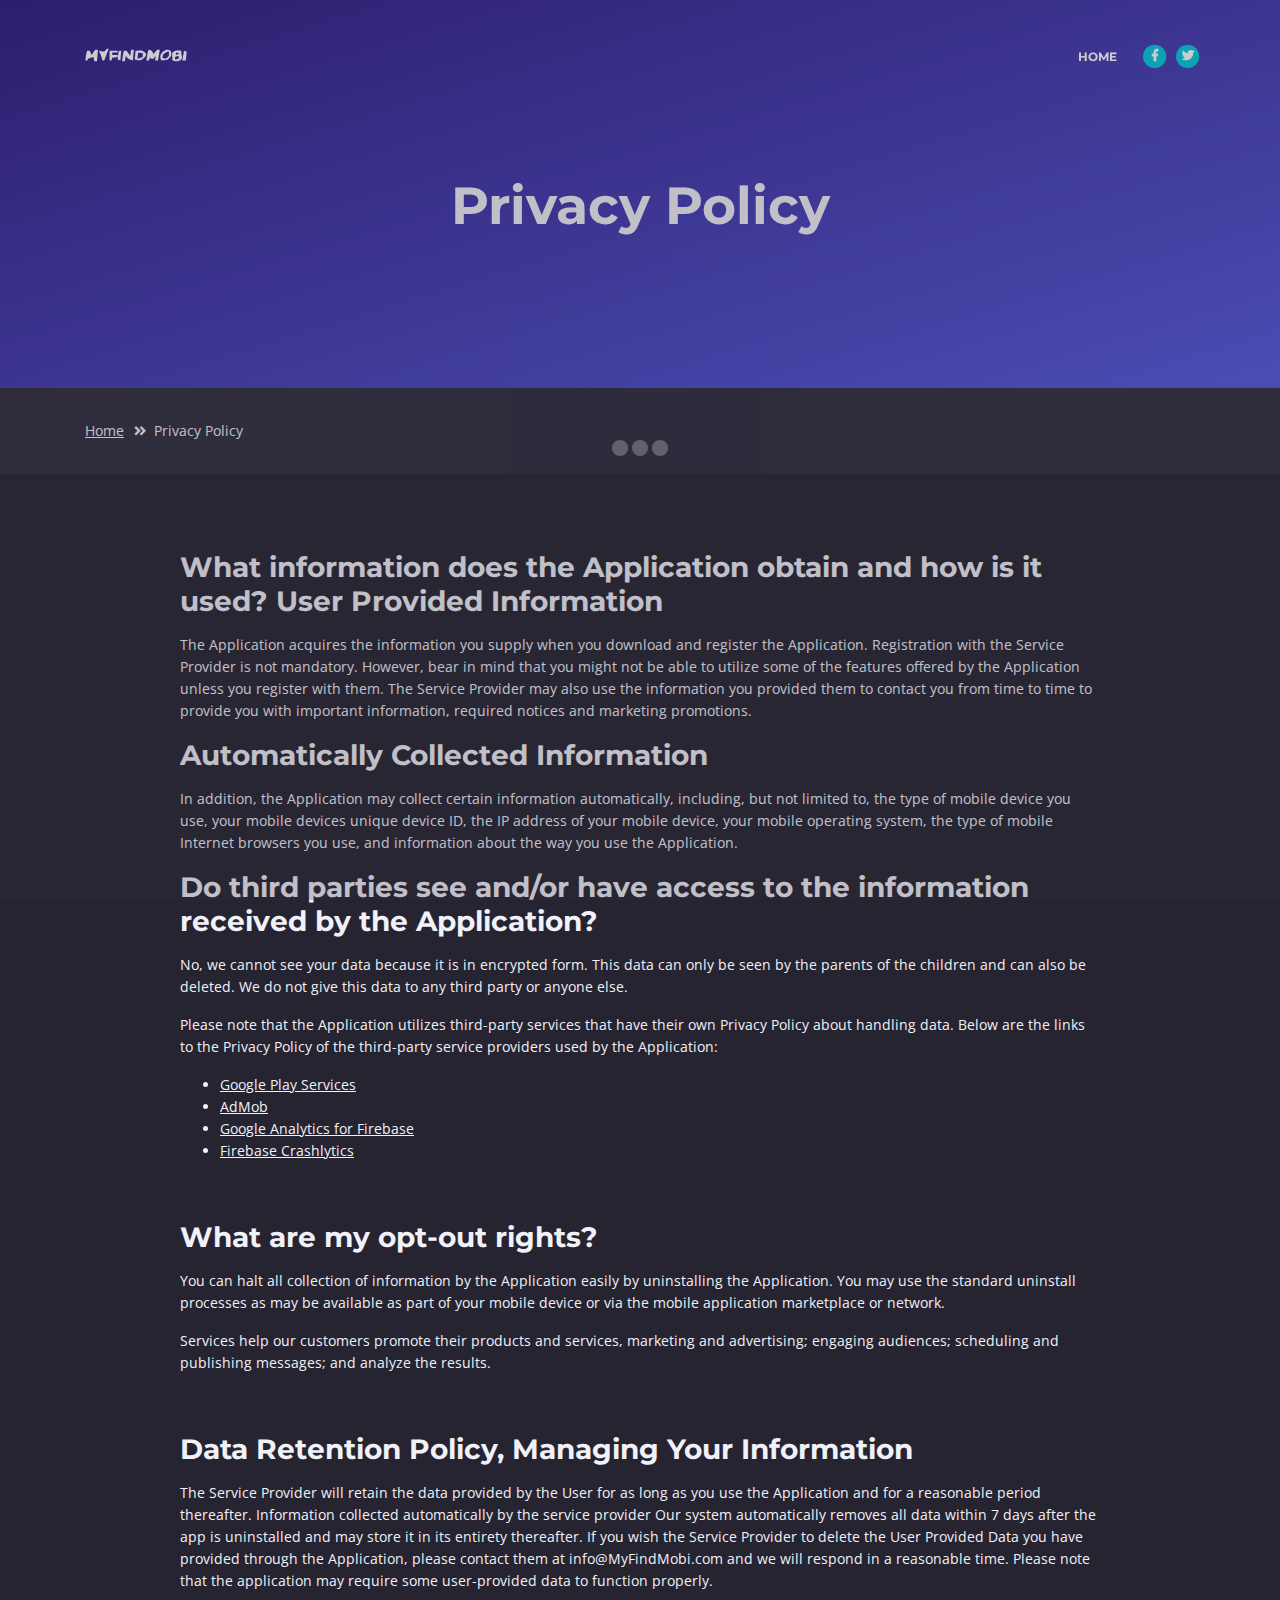
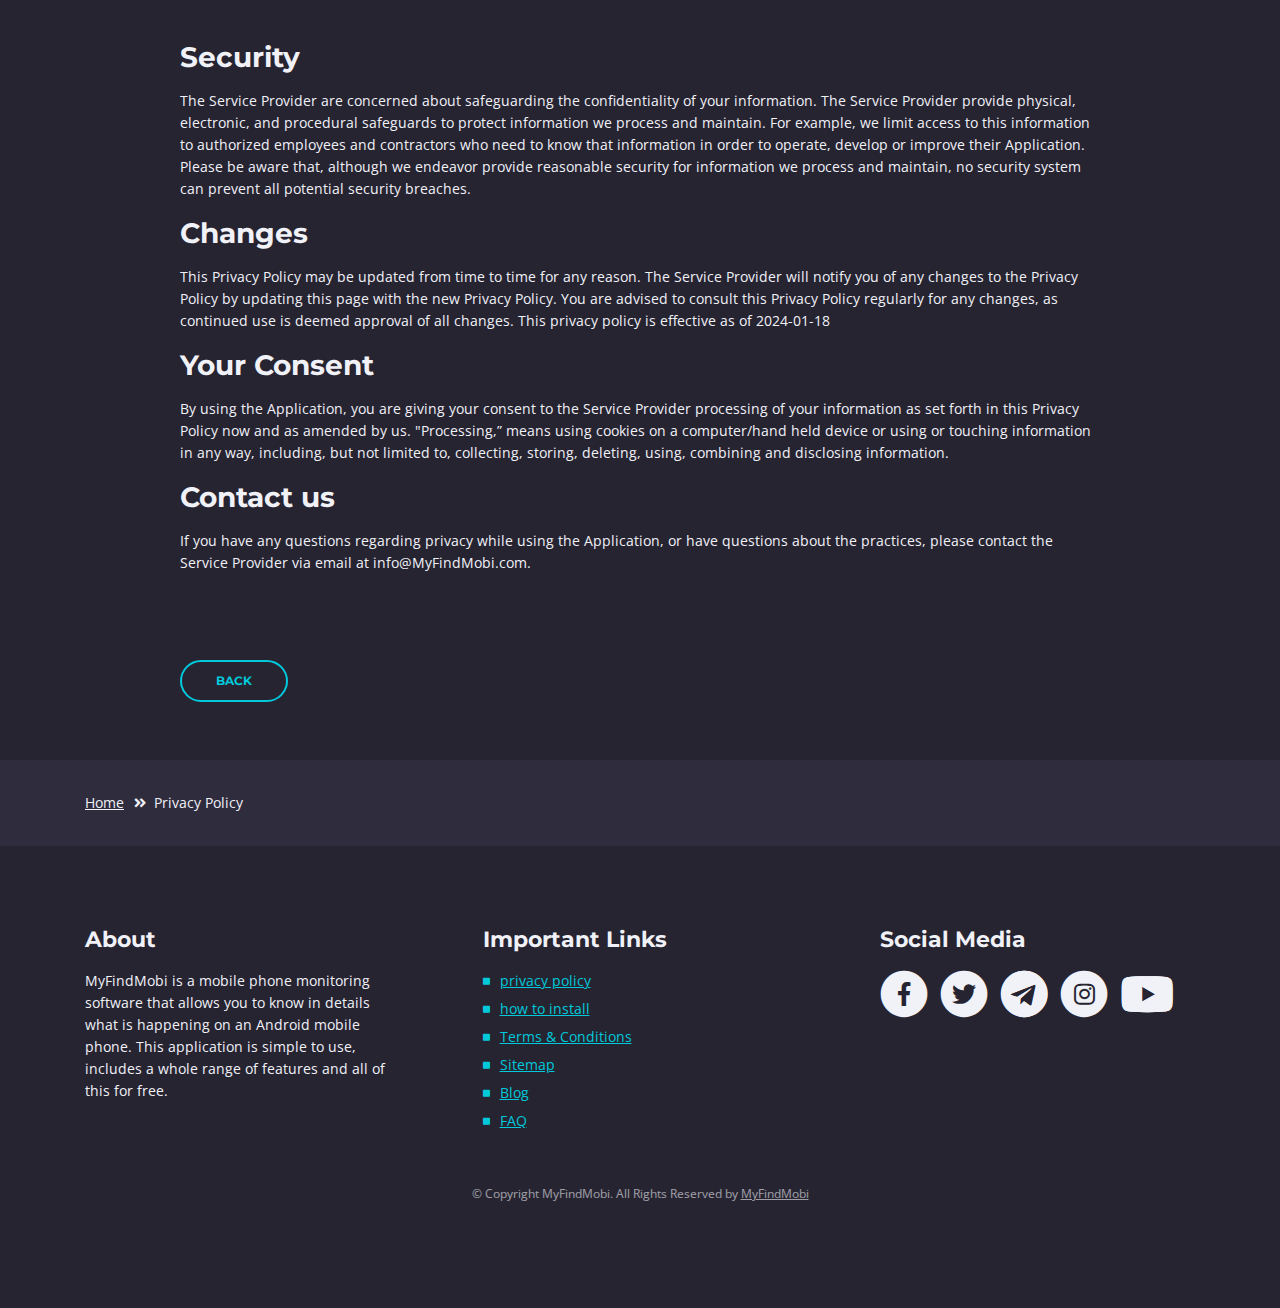
<file: privacy-policy.html>
<!DOCTYPE html>
<html lang="en">
<head>
    <meta charset="utf-8">
    <meta name="viewport" content="width=device-width, initial-scale=1, shrink-to-fit=no">
    
    <!-- SEO Meta Tags -->
    <meta name="description" content="">
    <meta name="author" content="">

    <!-- OG Meta Tags to improve the way the post looks when you share the page on LinkedIn, Facebook, Google+ -->
	<meta property="og:site_name" content="" /> <!-- website name -->
	<meta property="og:site" content="" /> <!-- website link -->
	<meta property="og:title" content=""/> <!-- title shown in the actual shared post -->
	<meta property="og:description" content="" /> <!-- description shown in the actual shared post -->
	<meta property="og:image" content="" /> <!-- image link, make sure it's jpg -->
	<meta property="og:url" content="" /> <!-- where do you want your post to link to -->
	<meta property="og:type" content="article" />

    <!-- Website Title -->
    <title>Privacy Policy</title>
    
    <!-- Styles -->
    <link href="https://fonts.googleapis.com/css?family=Open+Sans:300,300i,400,400i,600,600i,700,700i" rel="stylesheet">
    <link href="https://fonts.googleapis.com/css?family=Montserrat:600,700" rel="stylesheet">
    <link href="css/bootstrap.css" rel="stylesheet">
    <link href="css/fontawesome-all.css" rel="stylesheet">
    <link href="css/swiper.css" rel="stylesheet">
	<link href="css/magnific-popup.css" rel="stylesheet">
    <link href="css/styles.css" rel="stylesheet">
	
	<!-- Favicon  -->
    <link rel="icon" href="images/favicon.png">
</head>
<body data-spy="scroll" data-target=".fixed-top">
    
    <!-- Preloader -->
	<div class="spinner-wrapper">
        <div class="spinner">
            <div class="bounce1"></div>
            <div class="bounce2"></div>
            <div class="bounce3"></div>
        </div>
    </div>
    <!-- end of preloader -->
    

   <!-- Navbar -->
    <nav class="navbar navbar-expand-md navbar-dark navbar-custom fixed-top">
        

        <!-- Image Logo -->
        <a class="navbar-brand logo-image" href="index.html"><img src="images/gg.svg" alt="alternative"></a> 
        
        <!-- Mobile Menu Toggle Button -->
        <button class="navbar-toggler" type="button" data-toggle="collapse" data-target="#navbarsExampleDefault" aria-controls="navbarsExampleDefault" aria-expanded="false" aria-label="Toggle navigation">
            <span class="navbar-toggler-awesome fas fa-bars"></span>
            <span class="navbar-toggler-awesome fas fa-times"></span>
        </button>
        <!-- end of mobile menu toggle button -->

        <div class="collapse navbar-collapse" id="navbarsExampleDefault">
            <ul class="navbar-nav ml-auto">
                <li class="nav-item">
                    <a class="nav-link page-scroll" href="index.html">HOME <span class="sr-only">(current)</span></a>
                </li>
                <!-- <li class="nav-item">
                    <a class="nav-link page-scroll" href="#features">FEATURES</a>
                </li>
                <li class="nav-item">
                    <a class="nav-link page-scroll" href="how-to-install.html">HOW TO INSTALL</a>
                </li>

                <li class="nav-item">
                    <a class="nav-link page-scroll" href="#contact">CONTACT</a>
                </li> -->

                <!-- Dropdown Menu -->          
                <!-- <li class="nav-item dropdown">
                    <a class="nav-link dropdown-toggle" href="#details" id="navbarDropdown" role="button" aria-haspopup="true" aria-expanded="false">DETAILS</a>
                    <div class="dropdown-menu" aria-labelledby="navbarDropdown">
                        <a class="dropdown-item" href="faq.html"><span class="item-text">FAQ</span></a>
                        <div class="dropdown-items-divide-hr"></div>
                        <a class="dropdown-item" href="blog.html"><span class="item-text">Blog</span></a>
                        <a class="dropdown-item" href="privacy-policy.html"><span class="item-text">PRIVACY POLICY</span></a>
                    </div>
                </li> -->
                <!-- end of dropdown menu -->
            </ul>
            <span class="nav-item social-icons">
                <span class="fa-stack">
                    <a href="https://www.facebook.com/profile.php?id=61556788377467">
                        <i class="fas fa-circle fa-stack-2x"></i>
                        <i class="fab fa-facebook-f fa-stack-1x"></i>
                    </a>
                </span>
                <span class="fa-stack">
                    <a href="https://twitter.com/myfindmobi">
                        <i class="fas fa-circle fa-stack-2x"></i>
                        <i class="fab fa-twitter fa-stack-1x"></i>
                    </a>
                </span>
            </span>
        </div>
    </nav> <!-- end of navbar -->
    <!-- end of navbar -->


    <!-- Header -->
    <header id="header" class="ex-header">
        <div class="container">
            <div class="row">
                <div class="col-md-12">
                    <h1>Privacy Policy</h1>
                </div> <!-- end of col -->
            </div> <!-- end of row -->
        </div> <!-- end of container -->
    </header> <!-- end of ex-header -->
    <!-- end of header -->


    <!-- Breadcrumbs -->
    <div class="ex-basic-1">
        <div class="container">
            <div class="row">
                <div class="col-lg-12">
                    <div class="breadcrumbs">
                        <a href="index.html">Home</a><i class="fa fa-angle-double-right"></i><span>Privacy Policy</span>
                    </div> <!-- end of breadcrumbs -->
                </div> <!-- end of col -->
            </div> <!-- end of row -->
        </div> <!-- end of container -->
    </div> <!-- end of ex-basic-1 -->
    <!-- end of breadcrumbs -->


    <!-- Privacy Content -->
    <div class="ex-basic-2">
        <div class="container">
            <div class="row">
                <div class="col-lg-10 offset-lg-1">
                    <div class="text-container">
                        <h3>What information does the Application obtain and how is it used?
                            User Provided Information</h3>
                        <p>The Application acquires the information you supply when you download and register the Application. Registration with the Service Provider is not mandatory. However, bear in mind that you might not be able to utilize some of the features offered by the Application unless you register with them. The Service Provider may also use the information you provided them to contact you from time to time to provide you with important information, required notices and marketing promotions.</p>
                        <h3>Automatically Collected Information</h3>
                        <p>In addition, the Application may collect certain information automatically, including, but not limited to, the type of mobile device you use, your mobile devices unique device ID, the IP address of your mobile device, your mobile operating system, the type of mobile Internet browsers you use, and information about the way you use the Application.</p>

                    <div class="text-container">
                        <h3>Do third parties see and/or have access to the information received by the Application?</h3>
                        <p>No, we cannot see your data because it is in encrypted form. This data can only be seen by the parents of the children and can also be deleted. We do not give this data to any third party or anyone else.</p>
                        <p>Please note that the Application utilizes third-party services that have their own Privacy Policy about handling data. Below are the links to the Privacy Policy of the third-party service providers used by the Application:</p>
      
                        <ul><li><a href="https://www.google.com/policies/privacy/" target="_blank" rel="noopener noreferrer">Google Play Services</a></li><li><a href="https://support.google.com/admob/answer/6128543?hl=en" target="_blank" rel="noopener noreferrer">AdMob</a></li><li><a href="https://firebase.google.com/support/privacy" target="_blank" rel="noopener noreferrer">Google Analytics for Firebase</a></li><li><a href="https://firebase.google.com/support/privacy/" target="_blank" rel="noopener noreferrer">Firebase Crashlytics</a></li><!----><!----><!----><!----><!----><!----><!----><!----><!----><!----><!----><!----><!----><!----><!----><!----><!----><!----><!----><!----><!----><!----><!----><!----><!----></ul>
                        
                    </div> <!-- end of text-container -->

                    <div class="text-container">
                        <h3>What are my opt-out rights?</h3>
                        <p>You can halt all collection of information by the Application easily by uninstalling the Application. You may use the standard uninstall processes as may be available as part of your mobile device or via the mobile application marketplace or network.</p>
                        <p>Services help our customers promote their products and services, marketing and advertising; engaging audiences; scheduling and publishing messages; and analyze the results.</p>
                    </div> <!-- end of text container -->

                    <div class="text-container">
                        <h3>Data Retention Policy, Managing Your Information</h3>
					    <p class="mb-5">The Service Provider will retain the data provided by the User for as long as you use the Application and for a reasonable period thereafter. Information collected automatically by the service provider Our system automatically removes all data within 7 days after the app is uninstalled and may store it in its entirety thereafter. If you wish the Service Provider to delete the User Provided Data you have provided through the Application, please contact them at info@MyFindMobi.com and we will respond in a reasonable time. Please note that the application may require some user-provided data to function properly.</p>
                   
                        <h3>Security</h3>
                        <p>The Service Provider are concerned about safeguarding the confidentiality of your information. The Service Provider provide physical, electronic, and procedural safeguards to protect information we process and maintain. For example, we limit access to this information to authorized employees and contractors who need to know that information in order to operate, develop or improve their Application. Please be aware that, although we endeavor provide reasonable security for information we process and maintain, no security system can prevent all potential security breaches.</p>
                    
                    
                        <h3>Changes</h3>
                        <P>This Privacy Policy may be updated from time to time for any reason. The Service Provider will notify you of any changes to the Privacy Policy by updating this page with the new Privacy Policy. You are advised to consult this Privacy Policy regularly for any changes, as continued use is deemed approval of all changes.


                            This privacy policy is effective as of 2024-01-18</P>

                        <h3>Your Consent</h3>
                        <P>By using the Application, you are giving your consent to the Service Provider processing of your information as set forth in this Privacy Policy now and as amended by us. "Processing,” means using cookies on a computer/hand held device or using or touching information in any way, including, but not limited to, collecting, storing, deleting, using, combining and disclosing information.</P>

                        <h3>Contact us</h3>
                        <P>If you have any questions regarding privacy while using the Application, or have questions about the practices, please contact the Service Provider via email at info@MyFindMobi.com.</P>
                    </div> <!-- end of text-container -->
                                       
                    <div class="row">
                        <div class="col-md-6">
                            <div class="text-container last">
                               
                            </div> <!-- end of text container -->
                        </div> <!-- end of col-->
                        <div class="col-md-6">

                           

                        </div> <!-- end of col--> 
                    </div> <!-- end of row -->
                    <a class="btn-outline-reg back" href="index.html">BACK</a>
                </div> <!-- end of col-->
            </div> <!-- end of row -->
        </div> <!-- end of container -->
    </div> <!-- end of ex-basic-2 -->
    <!-- end of privacy content -->


    <!-- Breadcrumbs -->
    <div class="ex-basic-1">
        <div class="container">
            <div class="row">
                <div class="col-lg-12">
                    <div class="breadcrumbs">
                        <a href="index.html">Home</a><i class="fa fa-angle-double-right"></i><span>Privacy Policy</span>
                    </div> <!-- end of breadcrumbs -->
                </div> <!-- end of col -->
            </div> <!-- end of row -->
        </div> <!-- end of container -->
    </div> <!-- end of ex-basic-1 -->
    <!-- end of breadcrumbs -->

    
     <!-- Footer -->
     <div class="footer">
        <div class="container">
            <div class="row">
                <div class="col-md-4">
                    <div class="footer-col">
                        <h4>About
                        </h4>
                        <p>MyFindMobi is a mobile phone monitoring software that allows you to know in details what is happening on an Android mobile phone. This application is simple to use, includes a whole range of features and all of this for free.</p>
                    </div>
                </div> <!-- end of col -->
                <div class="col-md-4">
                    <div class="footer-col middle">
                        <h4>Important Links</h4>
                        <ul class="list-unstyled li-space-lg">
                            <li class="media">
                                <i class="fas fa-square"></i>
                                <div class="media-body"><a class="turquoise" href="privacy-policy.html">privacy policy</a></div>
                            </li>

                            <li class="media">
                                <i class="fas fa-square"></i>
                                <div class="media-body"><a class="turquoise" href="how-to-install.html">how to install</a></div>
                            </li>

                            <li class="media">
                                <i class="fas fa-square"></i>
                                <div class="media-body"><a class="turquoise" href="terms-conditions.html">Terms & Conditions</a>
                            </li>

                            <li class="media">
                                <i class="fas fa-square"></i>
                                <div class="media-body"><a class="turquoise" href="#your-link">Sitemap</a></div>
                            </li>

                            <li class="media">
                                <i class="fas fa-square"></i>
                                <div class="media-body"><a class="turquoise" href="blog.html">Blog</a></div>
                            </li>

                            <li class="media">
                                <i class="fas fa-square"></i>
                                <div class="media-body"><a class="turquoise" href="faq.html">FAQ</a></div>
                            </li>
                        </ul>
                    </div>
                </div> <!-- end of col -->
                <div class="col-md-4">
                    <div class="footer-col last">
                        <h4>Social Media</h4>
                        <span class="fa-stack">
                            <a href="https://www.facebook.com/profile.php?id=61556788377467">
                                <i class="fas fa-circle fa-stack-2x"></i>
                                <i class="fab fa-facebook-f fa-stack-1x"></i>
                            </a>
                        </span>
                        <span class="fa-stack">
                            <a href="https://twitter.com/myfindmobi">
                                <i class="fas fa-circle fa-stack-2x"></i>
                                <i class="fab fa-twitter fa-stack-1x"></i>
                            </a>
                        </span>
                        <span class="fa-stack">
                            <a href="https://t.me/myfindmobi">
                                <i class="fab fa-telegram fa-stack-2x"></i>
                                <i class="fab fa-telegram fa-stack-2x"></i>
                            </a>
                        </span>
                        <span class="fa-stack">
                            <a href="https://www.instagram.com/myfindmobi">
                                <i class="fas fa-circle fa-stack-2x"></i>
                                <i class="fab fa-instagram fa-stack-1x"></i>
                            </a>
                        </span>
                        <span class="fa-stack">
                            <a href="https://www.youtube.com/@Myfindmobi">
                                <i class="fab fa-youtube fa-stack-2x"></i>
                                <i class="fab fa-youtube fa-stack-2x"></i>
                            </a>
                        </span>
                    </div> 
                </div> <!-- end of col -->
            </div> <!-- end of row -->
        </div> <!-- end of container -->
    </div> <!-- end of footer -->  
    <!-- end of footer -->


    <!-- Copyright -->
    <div class="copyright">
        <div class="container">
            <div class="row">
                <div class="col-lg-12">
                    <p class="p-small">© Copyright MyFindMobi. All Rights Reserved by <a href="https://myfindmobi.com/">MyFindMobi</a></p>
                </div> <!-- end of col -->
            </div> <!-- enf of row -->
        </div> <!-- end of container -->
    </div> <!-- end of copyright --> 
    <!-- end of copyright -->

	
    <!-- Scripts -->
    <script src="js/jquery.min.js"></script> <!-- jQuery for Bootstrap's JavaScript plugins -->
    <script src="js/popper.min.js"></script> <!-- Popper tooltip library for Bootstrap -->
    <script src="js/bootstrap.min.js"></script> <!-- Bootstrap framework -->
    <script src="js/jquery.easing.min.js"></script> <!-- jQuery Easing for smooth scrolling between anchors -->
    <script src="js/swiper.min.js"></script> <!-- Swiper for image and text sliders -->
    <script src="js/jquery.magnific-popup.js"></script> <!-- Magnific Popup for lightboxes -->
    <script src="js/morphext.min.js"></script> <!-- Morphtext rotating text in the header -->
    <script src="js/validator.min.js"></script> <!-- Validator.js - Bootstrap plugin that validates forms -->
    <script src="js/scripts.js"></script> <!-- Custom scripts -->
    
</body>
</html>
</file>
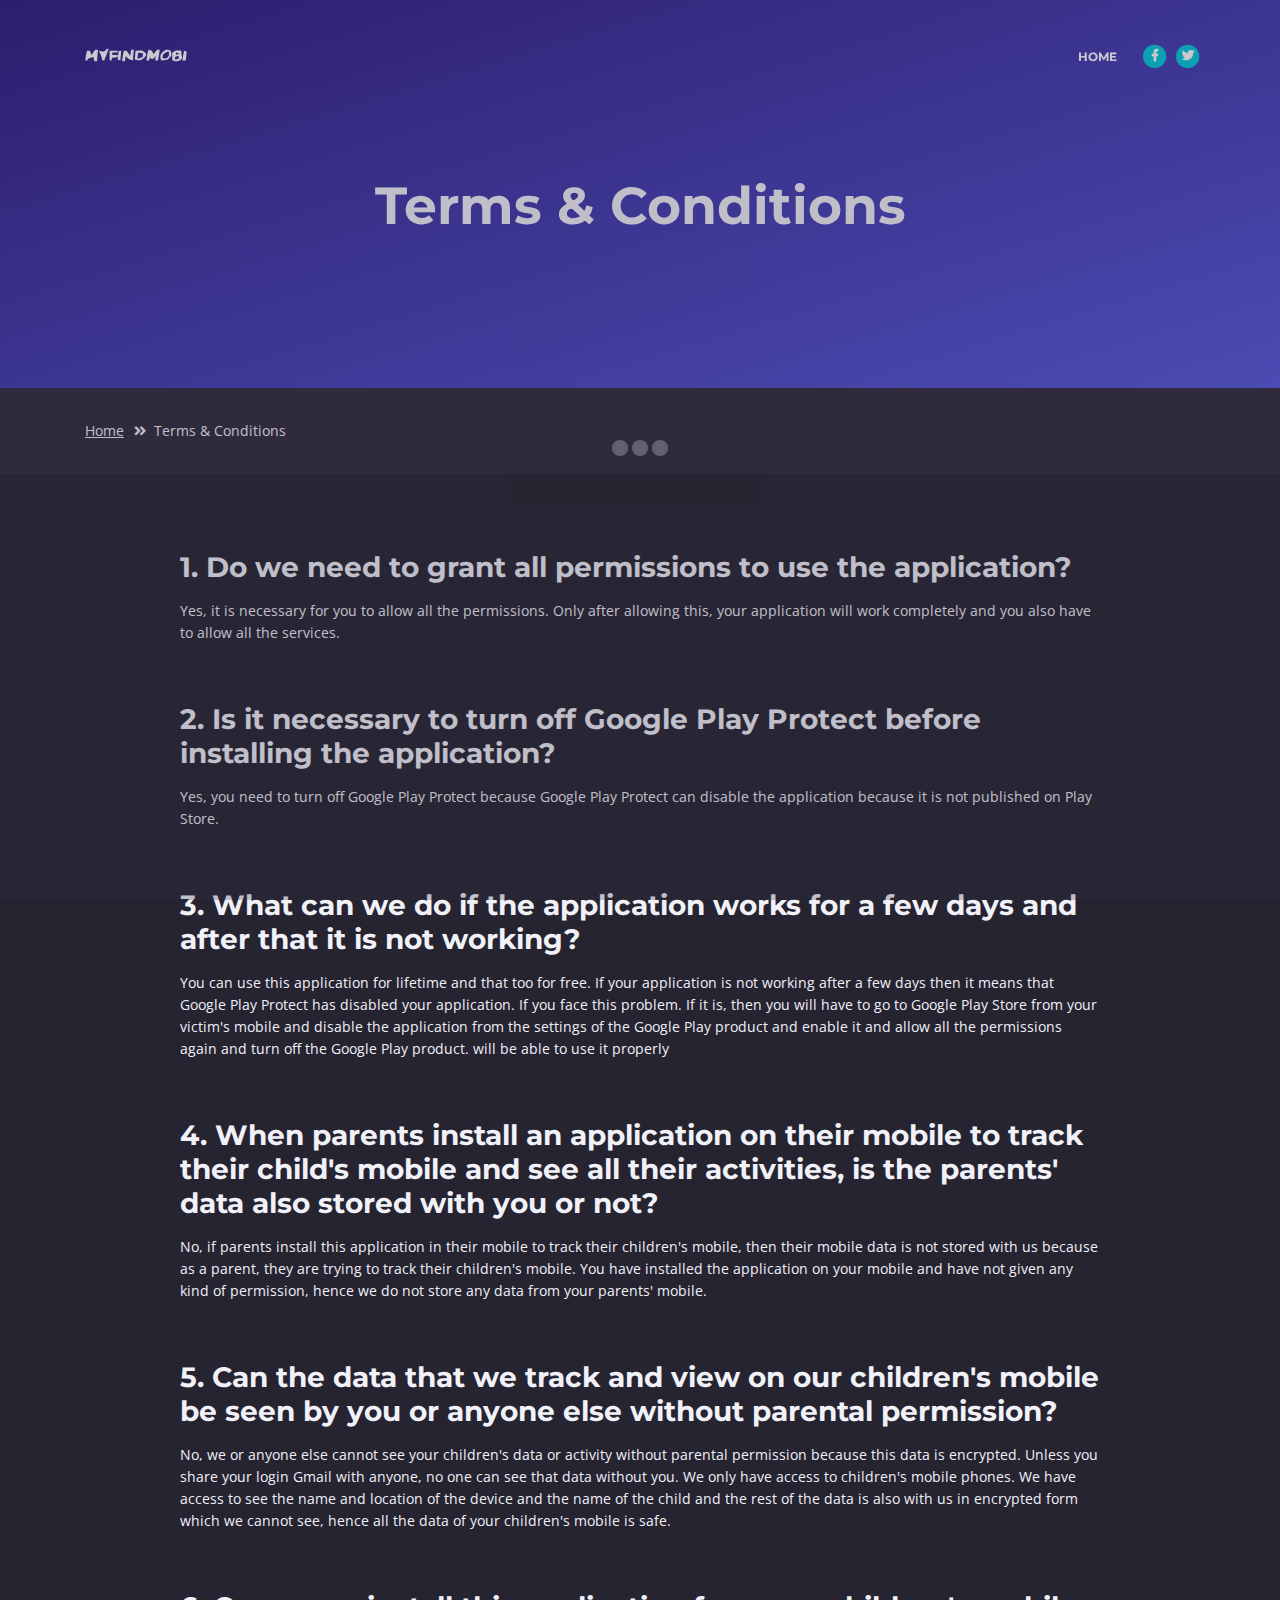
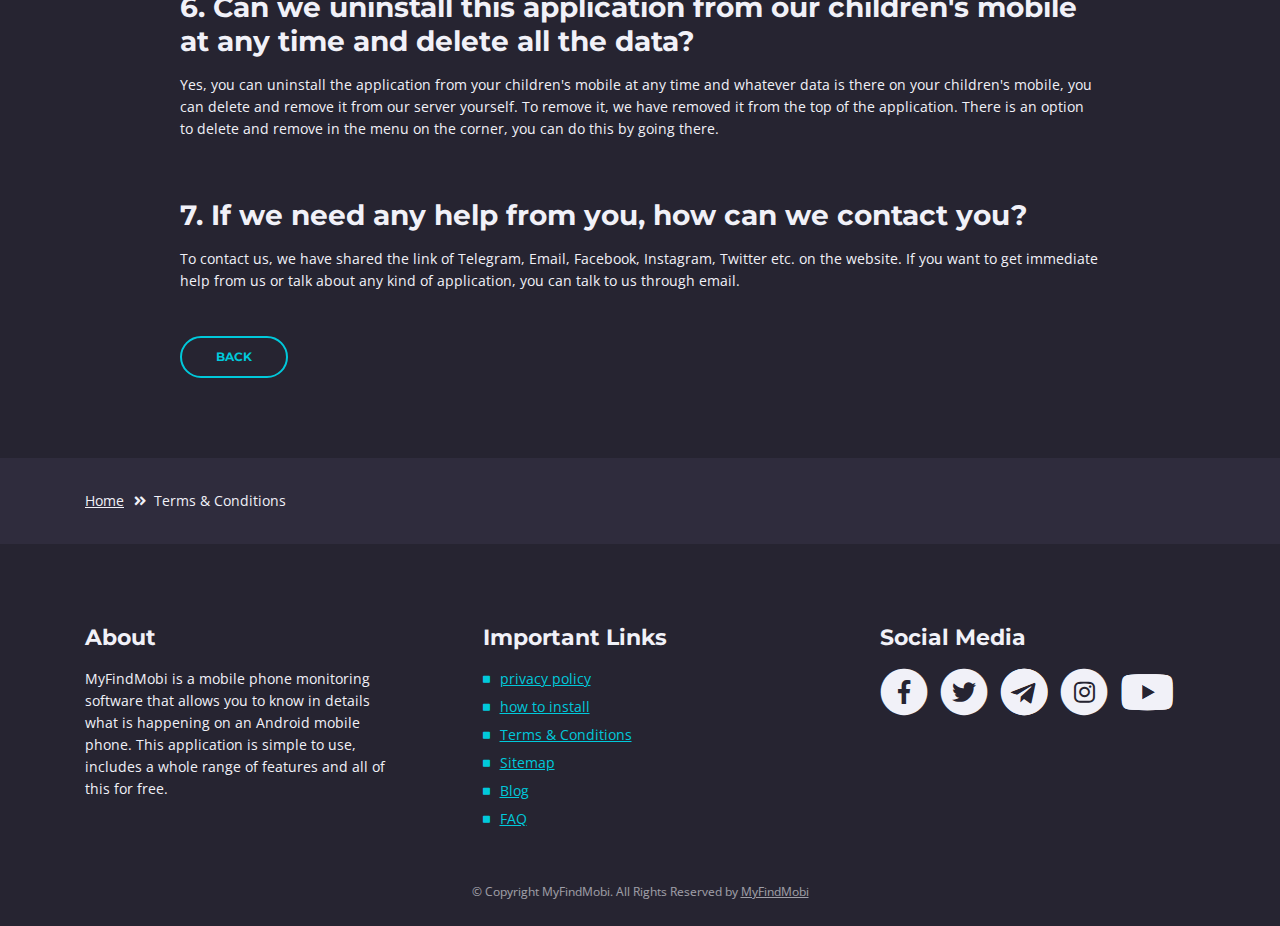
<file: terms-conditions.html>
<!DOCTYPE html>
<html lang="en">
<head>
    <meta charset="utf-8">
    <meta name="viewport" content="width=device-width, initial-scale=1, shrink-to-fit=no">
    
    <!-- SEO Meta Tags -->
    <meta name="description" content="">
    <meta name="author" content="">

    
	<meta property="og:site_name" content="" /> <!-- website name -->
	<meta property="og:site" content="" /> <!-- website link -->
	<meta property="og:title" content=""/> <!-- title shown in the actual shared post -->
	<meta property="og:description" content="" /> <!-- description shown in the actual shared post -->
	<meta property="og:image" content="" /> <!-- image link, make sure it's jpg -->
	<meta property="og:url" content="" /> <!-- where do you want your post to link to -->
	<meta property="og:type" content="article" />

    <!-- Website Title -->
    <title>Terms & Conditions</title>
    
    <!-- Styles -->
    <link href="https://fonts.googleapis.com/css?family=Open+Sans:300,300i,400,400i,600,600i,700,700i" rel="stylesheet">
    <link href="https://fonts.googleapis.com/css?family=Montserrat:600,700" rel="stylesheet">
    <link href="css/bootstrap.css" rel="stylesheet">
    <link href="css/fontawesome-all.css" rel="stylesheet">
    <link href="css/swiper.css" rel="stylesheet">
	<link href="css/magnific-popup.css" rel="stylesheet">
    <link href="css/styles.css" rel="stylesheet">
	
	<!-- Favicon  -->
    <link rel="icon" href="images/favicon.png">
</head>
<body data-spy="scroll" data-target=".fixed-top">
    
    <!-- Preloader -->
	<div class="spinner-wrapper">
        <div class="spinner">
            <div class="bounce1"></div>
            <div class="bounce2"></div>
            <div class="bounce3"></div>
        </div>
    </div>
    <!-- end of preloader -->
    

    <!-- Navbar -->
    <nav class="navbar navbar-expand-md navbar-dark navbar-custom fixed-top">
        

        <!-- Image Logo -->
        <a class="navbar-brand logo-image" href="index.html"><img src="images/gg.svg" alt="alternative"></a> 
        
        <!-- Mobile Menu Toggle Button -->
        <button class="navbar-toggler" type="button" data-toggle="collapse" data-target="#navbarsExampleDefault" aria-controls="navbarsExampleDefault" aria-expanded="false" aria-label="Toggle navigation">
            <span class="navbar-toggler-awesome fas fa-bars"></span>
            <span class="navbar-toggler-awesome fas fa-times"></span>
        </button>
        <!-- end of mobile menu toggle button -->

        <div class="collapse navbar-collapse" id="navbarsExampleDefault">
            <ul class="navbar-nav ml-auto">
                <li class="nav-item">
                    <a class="nav-link page-scroll" href="index.html">HOME <span class="sr-only">(current)</span></a>
                </li>
                <!-- <li class="nav-item">
                    <a class="nav-link page-scroll" href="#features">FEATURES</a>
                </li>
                <li class="nav-item">
                    <a class="nav-link page-scroll" href="how to install.html">HOW TO INSTALL</a>
                </li>

                <li class="nav-item">
                    <a class="nav-link page-scroll" href="#contact">CONTACT</a>
                </li> -->

                <!-- Dropdown Menu -->          
                <!-- <li class="nav-item dropdown">
                    <a class="nav-link dropdown-toggle" href="#details" id="navbarDropdown" role="button" aria-haspopup="true" aria-expanded="false">DETAILS</a>
                    <div class="dropdown-menu" aria-labelledby="navbarDropdown">
                        <a class="dropdown-item" href="faq.html"><span class="item-text">FAQ</span></a>
                        <div class="dropdown-items-divide-hr"></div>
                        <a class="dropdown-item" href="blog.html"><span class="item-text">Blog</span></a>
                        <a class="dropdown-item" href="privacy-policy.html"><span class="item-text">PRIVACY POLICY</span></a>
                    </div>
                </li> -->
                <!-- end of dropdown menu -->
            </ul>
            <span class="nav-item social-icons">
                <span class="fa-stack">
                    <a href="https://www.facebook.com/profile.php?id=61556788377467">
                        <i class="fas fa-circle fa-stack-2x"></i>
                        <i class="fab fa-facebook-f fa-stack-1x"></i>
                    </a>
                </span>
                <span class="fa-stack">
                    <a href="https://twitter.com/myfindmobi">
                        <i class="fas fa-circle fa-stack-2x"></i>
                        <i class="fab fa-twitter fa-stack-1x"></i>
                    </a>
                </span>
            </span>
        </div>
    </nav> <!-- end of navbar -->
    <!-- end of navbar -->


    <!-- Header -->
    <header id="header" class="ex-header">
        <div class="container">
            <div class="row">
                <div class="col-lg-12">
                    <h1>Terms & Conditions</h1>
                </div> <!-- end of col -->
            </div> <!-- end of row -->
        </div> <!-- end of container -->
    </header> <!-- end of ex-header -->
    <!-- end of header -->


    <!-- Breadcrumbs -->
    <div class="ex-basic-1">
        <div class="container">
            <div class="row">
                <div class="col-lg-12">
                    <div class="breadcrumbs">
                        <a href="index.html">Home</a><i class="fa fa-angle-double-right"></i><span>Terms & Conditions</span>
                    </div> <!-- end of breadcrumbs -->
                </div> <!-- end of col -->
            </div> <!-- end of row -->
        </div> <!-- end of container -->
    </div> <!-- end of ex-basic-1 -->
    <!-- end of breadcrumbs -->


    <!-- Terms Content -->
    <div class="ex-basic-2">
        <div class="container">
            <div class="row">
                <div class="col-lg-10 offset-lg-1">
                    <div class="text-container">
                        <h3>1. Do we need to grant all permissions to use the application?</h3>
                        <p>Yes, it is necessary for you to allow all the permissions. Only after allowing this, your application will work completely and you also have to allow all the services.</p>
                    
                    </div> <!-- end of text-container -->
                    
                    <div class="text-container">
                        <h3>2. Is it necessary to turn off Google Play Protect before installing the application?</h3>
                        <p>Yes, you need to turn off Google Play Protect because Google Play Protect can disable the application because it is not published on Play Store.</p>
                    </div> <!-- end of text-container -->

                    <div class="text-container">
                        <h3>3. What can we do if the application works for a few days and after that it is not working?</h3>
                        <p>You can use this application for lifetime and that too for free. If your application is not working after a few days then it means that Google Play Protect has disabled your application. If you face this problem. If it is, then you will have to go to Google Play Store from your victim's mobile and disable the application from the settings of the Google Play product and enable it and allow all the permissions again and turn off the Google Play product. will be able to use it properly</p>
                        
                    </div> <!-- end of text-container -->

                    <div class="text-container">
                        <h3>4. When parents install an application on their mobile to track their child's mobile and see all their activities, is the parents' data also stored with you or not?</h3>
                        <p>No, if parents install this application in their mobile to track their children's mobile, then their mobile data is not stored with us because as a parent, they are trying to track their children's mobile. You have installed the application on your mobile and have not given any kind of permission, hence we do not store any data from your parents' mobile.</p>
                    </div> <!-- end of text-container -->

                    <div class="text-container">
                        <h3>5. Can the data that we track and view on our children's mobile be seen by you or anyone else without parental permission?</h3>
                        <p>No, we or anyone else cannot see your children's data or activity without parental permission because this data is encrypted. Unless you share your login Gmail with anyone, no one can see that data without you. We only have access to children's mobile phones. We have access to see the name and location of the device and the name of the child and the rest of the data is also with us in encrypted form which we cannot see, hence all the data of your children's mobile is safe.</p>
                    </div>
                    
                    <div class="text-container">
                        <h3>6. Can we uninstall this application from our children's mobile at any time and delete all the data?</h3>
                        <p>Yes, you can uninstall the application from your children's mobile at any time and whatever data is there on your children's mobile, you can delete and remove it from our server yourself. To remove it, we have removed it from the top of the application. There is an option to delete and remove in the menu on the corner, you can do this by going there.</p>
                    </div>
                    <div class="text-container last">
                        <h3>7. If we need any help from you, how can we contact you?</h3>
                        <p>To contact us, we have shared the link of Telegram, Email, Facebook, Instagram, Twitter etc. on the website. If you want to get immediate help from us or talk about any kind of application, you can talk to us through email.</p>
                        <a class="btn-outline-reg" href="index.html">BACK</a>
                    </div> <!-- end of text-container -->
                </div>
            </div> <!-- end of row -->
        </div> <!-- end of container -->
    </div> <!-- end of ex-basic -->
    <!-- end of terms content -->

    
    <!-- Breadcrumbs -->
    <div class="ex-basic-1">
        <div class="container">
            <div class="row">
                <div class="col-lg-12">
                    <div class="breadcrumbs">
                        <a href="index.html">Home</a><i class="fa fa-angle-double-right"></i><span>Terms & Conditions</span>
                    </div> <!-- end of breadcrumbs -->
                </div> <!-- end of col -->
            </div> <!-- end of row -->
        </div> <!-- end of container -->
    </div> <!-- end of ex-basic-1 -->
    <!-- end of breadcrumbs -->


    <!-- Footer -->
    <div class="footer">
        <div class="container">
            <div class="row">
                <div class="col-md-4">
                    <div class="footer-col">
                        <h4>About
                        </h4>
                        <p>MyFindMobi is a mobile phone monitoring software that allows you to know in details what is happening on an Android mobile phone. This application is simple to use, includes a whole range of features and all of this for free.</p>
                    </div>
                </div> <!-- end of col -->
                <div class="col-md-4">
                    <div class="footer-col middle">
                        <h4>Important Links</h4>
                        <ul class="list-unstyled li-space-lg">
                            <li class="media">
                                <i class="fas fa-square"></i>
                                <div class="media-body"><a class="turquoise" href="privacy-policy.html">privacy policy</a></div>
                            </li>

                            <li class="media">
                                <i class="fas fa-square"></i>
                                <div class="media-body"><a class="turquoise" href="MyFindMobi.github.io/how-to-install.html">how to install</a></div>
                            </li>

                            <li class="media">
                                <i class="fas fa-square"></i>
                                <div class="media-body"><a class="turquoise" href="terms-conditions.html">Terms & Conditions</a>
                            </li>

                            <li class="media">
                                <i class="fas fa-square"></i>
                                <div class="media-body"><a class="turquoise" href="#your-link">Sitemap</a></div>
                            </li>

                            <li class="media">
                                <i class="fas fa-square"></i>
                                <div class="media-body"><a class="turquoise" href="blog.html">Blog</a></div>
                            </li>

                            <li class="media">
                                <i class="fas fa-square"></i>
                                <div class="media-body"><a class="turquoise" href="faq.html">FAQ</a></div>
                            </li>
                        </ul>
                    </div>
                </div> <!-- end of col -->
                <div class="col-md-4">
                    <div class="footer-col last">
                        <h4>Social Media</h4>
                        <span class="fa-stack">
                            <a href="https://www.facebook.com/profile.php?id=61556788377467">
                                <i class="fas fa-circle fa-stack-2x"></i>
                                <i class="fab fa-facebook-f fa-stack-1x"></i>
                            </a>
                        </span>
                        <span class="fa-stack">
                            <a href="https://twitter.com/myfindmobi">
                                <i class="fas fa-circle fa-stack-2x"></i>
                                <i class="fab fa-twitter fa-stack-1x"></i>
                            </a>
                        </span>
                        <span class="fa-stack">
                            <a href="https://t.me/myfindmobi">
                                <i class="fab fa-telegram fa-stack-2x"></i>
                                <i class="fab fa-telegram fa-stack-2x"></i>
                            </a>
                        </span>
                        <span class="fa-stack">
                            <a href="https://www.instagram.com/myfindmobi">
                                <i class="fas fa-circle fa-stack-2x"></i>
                                <i class="fab fa-instagram fa-stack-1x"></i>
                            </a>
                        </span>
                        <span class="fa-stack">
                            <a href="https://www.youtube.com/@Myfindmobi">
                                <i class="fab fa-youtube fa-stack-2x"></i>
                                <i class="fab fa-youtube fa-stack-2x"></i>
                            </a>
                        </span>
                    </div> 
                </div> <!-- end of col -->
            </div> <!-- end of row -->
        </div> <!-- end of container -->
    </div> <!-- end of footer -->  
    <!-- end of footer -->


    <!-- Copyright -->
    <div class="copyright">
        <div class="container">
            <div class="row">
                <div class="col-lg-12">
                    <p class="p-small">© Copyright MyFindMobi. All Rights Reserved by <a href="https://myfindmobi.com/">MyFindMobi</a></p>
                </div> <!-- end of col -->
            </div> <!-- enf of row -->
        </div> <!-- end of container -->
    </div> <!-- end of copyright --> 
    <!-- end of copyright -->

	
    <!-- Scripts -->
    <script src="js/jquery.min.js"></script> <!-- jQuery for Bootstrap's JavaScript plugins -->
    <script src="js/popper.min.js"></script> <!-- Popper tooltip library for Bootstrap -->
    <script src="js/bootstrap.min.js"></script> <!-- Bootstrap framework -->
    <script src="js/jquery.easing.min.js"></script> <!-- jQuery Easing for smooth scrolling between anchors -->
    <script src="js/swiper.min.js"></script> <!-- Swiper for image and text sliders -->
    <script src="js/jquery.magnific-popup.js"></script> <!-- Magnific Popup for lightboxes -->
    <script src="js/morphext.min.js"></script> <!-- Morphtext rotating text in the header -->
    <script src="js/validator.min.js"></script> <!-- Validator.js - Bootstrap plugin that validates forms -->
    <script src="js/scripts.js"></script> <!-- Custom scripts -->
</body>
</html>
</file>
<file: css/styles.css>
/* Template: Juno - Multipurpose Landing Page Pack
   Author: InovatikThemes
   Created: Mar 2019
   Description: Master CSS file
*/

/*****************************************
Table Of Contents:

01. General Styles
02. Preloader
03. Navigation
04. Header
05. Features
******************************************/

/*****************************************
Colors:

- Text, navbar links - white #f1f1f8
- Buttons, bullets, icons - turquoise #00c9db
- Navbar - navy #4633af
- Backgrounds - dark denim #262431
- Backgrounds - denim #2f2c3d
******************************************/


/******************************/
/*     01. General Styles     */
/******************************/
body,
html {
    width: 100%;
	height: 100%;
}

body, p {
	color: #f1f1f8; 
	font: 400 0.875rem/1.375rem "Open Sans", sans-serif;
}

.p-large {
	color: #f1f1f8;
	font: 400 1rem/1.5rem "Open Sans", sans-serif;
}

.p-small {
	color: #f1f1f8;
	font: 400 0.75rem/1.25rem "Open Sans", sans-serif;
}

.p-heading {
	margin-bottom: 3.75rem;
	text-align: center;
}

.li-space-lg li {
	margin-bottom: 0.375rem;
}

.indent {
	padding-left: 1.25rem;
}

h1 {
	color: #f1f1f8;
	font: 700 2.5rem/2.875rem "Montserrat", sans-serif;
}

h2 {
	color: #f1f1f8;
	font: 700 2.25rem/2.75rem "Montserrat", sans-serif;
}

h3 {
	color: #f1f1f8;
	font: 700 1.75rem/2.125rem "Montserrat", sans-serif;
}

h4 {
	color: #f1f1f8;
	font: 700 1.375rem/1.75rem "Montserrat", sans-serif;
}

h5 {
	color: #f1f1f8;
	font: 700 1.125rem/1.625rem "Montserrat", sans-serif;
}

h6 {
	color: #f1f1f8;
	font: 700 1rem/1.5rem "Montserrat", sans-serif;
}

a {
	color: #f1f1f8;
	text-decoration: underline;
}

a:hover {
	color: #f1f1f8;
	text-decoration: underline;
}

a.turquoise {
	color: #00c9db;
}

a.white {
	color: #fff;
}

.testimonial-text {
	font: italic 400 1rem/1.5rem "Open Sans", sans-serif;
}

.testimonial-author {
	font: 700 1rem/1.5rem "Montserrat", sans-serif;
}

.btn-solid-reg {
	display: inline-block;
	padding: 1.1875rem 2.125rem 1.1875rem 2.125rem;
	border: 0.125rem solid #00c9db;
	border-radius: 2rem;
	background-color: #00c9db;
	color: #fff;
	font: 700 0.75rem/0 "Montserrat", sans-serif;
	text-decoration: none;
	transition: all 0.2s;
}

.btn-solid-reg:hover {
	background-color: transparent;
	color: #00c9db;
	text-decoration: none;
}

.btn-solid-lg {
	display: inline-block;
	padding: 1.375rem 2.625rem 1.375rem 2.625rem;
	border: 0.125rem solid #00c9db;
	border-radius: 2rem;
	background-color: #00c9db;
	color: #fff;
	font: 700 0.75rem/0 "Montserrat", sans-serif;
	text-decoration: none;
	transition: all 0.2s;
}

.btn-solid-lg:hover {
	background-color: transparent;
	color: #00c9db;
	text-decoration: none;
}

.btn-solid-lg .fab {
	margin-right: 0.5rem;
	font-size: 1.25rem;
	line-height: 0;
	vertical-align: top;
}

.btn-solid-lg .fab.fa-google-play {
	font-size: 1rem;
}

.btn-outline-reg {
	display: inline-block;
	padding: 1.1875rem 2.125rem 1.1875rem 2.125rem;
	border: 0.125rem solid #00c9db;
	border-radius: 2rem;
	background-color: transparent;
	color: #00c9db;
	font: 700 0.75rem/0 "Montserrat", sans-serif;
	text-decoration: none;
	transition: all 0.2s;
}

.btn-outline-reg:hover {
	background-color: #00c9db;
	color: #fff;
	text-decoration: none;
}

.btn-outline-lg {
	display: inline-block;
	padding: 1.375rem 2.625rem 1.375rem 2.625rem;
	border: 0.125rem solid #00c9db;
	border-radius: 2rem;
	background-color: transparent;
	color: #00c9db;
	font: 700 0.75rem/0 "Montserrat", sans-serif;
	text-decoration: none;
	transition: all 0.2s;
}

.btn-outline-lg:hover {
	background-color: #00c9db;
	color: #fff;
	text-decoration: none;
}

.btn-outline-sm {
	display: inline-block;
	padding: 1rem 1.625rem 0.875rem 1.625rem;
	border: 0.125rem solid #00c9db;
	border-radius: 2rem;
	background-color: transparent;
	color: #00c9db;
	font: 700 0.625rem/0 "Montserrat", sans-serif;
	text-decoration: none;
	transition: all 0.2s;
}

.btn-outline-sm:hover {
	background-color: #00c9db;
	color: #fff;
	text-decoration: none;
}

.form-group {
	position: relative;
	margin-bottom: 1.25rem;
}

.form-group.has-error.has-danger {
	margin-bottom: 0.625rem;
}

.form-group.has-error.has-danger .help-block.with-errors ul {
	margin-top: 0.375rem;
}

.label-control {
	position: absolute;
	top: 0.87rem;
	left: 1.375rem;
	color: #f1f1f8;
	opacity: 1;
	font: 400 0.875rem/1.375rem "Open Sans", sans-serif;
	cursor: text;
	transition: all 0.2s ease;
}

/* IE10+ hack to solve lower label text position compared to the rest of the browsers */
@media screen and (-ms-high-contrast: active), screen and (-ms-high-contrast: none) {  
	.label-control {
		top: 0.9375rem;
	}
}

.form-control-input:focus + .label-control,
.form-control-input.notEmpty + .label-control,
.form-control-textarea:focus + .label-control,
.form-control-textarea.notEmpty + .label-control {
	top: 0.125rem;
	opacity: 1;
	font-size: 0.75rem;
	font-weight: 700;
}

.form-control-input,
.form-control-select {
	display: block; /* needed for proper display of the label in Firefox, IE, Edge */
	width: 100%;
	padding-top: 1.0625rem;
	padding-bottom: 0.0625rem;
	padding-left: 1.3125rem;
	border: 1px solid #9791ae;
	border-radius: 0.25rem;
	background-color: #413d52;
	color: #f1f1f8;
	font: 400 0.875rem/1.875rem "Open Sans", sans-serif;
	transition: all 0.2s;
	-webkit-appearance: none; /* removes inner shadow on form inputs on ios safari */
}

.form-control-select {
	padding-top: 0.5rem;
	padding-bottom: 0.5rem;
	height: 3rem;
}

/* IE10+ hack to solve lower label text position compared to the rest of the browsers */
@media screen and (-ms-high-contrast: active), screen and (-ms-high-contrast: none) {  
	.form-control-input {
		padding-top: 1.25rem;
		padding-bottom: 0.75rem;
		line-height: 1.75rem;
	}

	.form-control-select {
		padding-top: 0.875rem;
		padding-bottom: 0.75rem;
		height: 3.125rem;
		line-height: 2.125rem;
	}
}

select {
    /* you should keep these first rules in place to maintain cross-browser behavior */
    -webkit-appearance: none;
	-moz-appearance: none;
	-ms-appearance: none;
    -o-appearance: none;
    appearance: none;
    background-image: url('../images/down-arrow.png');
    background-position: 96% 50%;
    background-repeat: no-repeat;
    outline: none;
}

select::-ms-expand {
    display: none; /* removes the ugly default down arrow on select form field in IE11 */
}

.form-control-textarea {
	display: block; /* used to eliminate a bottom gap difference between Chrome and IE/FF */
	width: 100%;
	height: 8rem; /* used instead of html rows to normalize height between Chrome and IE/FF */
	padding-top: 1.25rem;
	padding-left: 1.3125rem;
	border: 1px solid #9791ae;
	border-radius: 0.25rem;
	background-color: #413d52;
	color: #f1f1f8;
	font: 400 0.875rem/1.75rem "Open Sans", sans-serif;
	transition: all 0.2s;
}

.form-control-input:focus,
.form-control-select:focus,
.form-control-textarea:focus {
	border: 1px solid #f1f1f8;
	outline: none; /* Removes blue border on focus */
}

.form-control-input:hover,
.form-control-select:hover,
.form-control-textarea:hover {
	border: 1px solid #f1f1f8;
}

.checkbox {
	font: 400 0.75rem/1.25rem "Open Sans", sans-serif;
}

input[type='checkbox'] {
	vertical-align: -15%;
	margin-right: 0.375rem;
}

/* IE10+ hack to raise checkbox field position compared to the rest of the browsers */
@media screen and (-ms-high-contrast: active), screen and (-ms-high-contrast: none) {  
	input[type='checkbox'] {
		vertical-align: -9%;
	}
}

.form-control-submit-button {
	display: inline-block;
	width: 100%;
	height: 3.125rem;
	border: 1px solid #00c9db;
	border-radius: 1.5rem;
	background-color: #00c9db;
	color: #fff;
	font: 700 0.75rem/1.75rem "Montserrat", sans-serif;
	cursor: pointer;
	transition: all 0.2s;
}

.form-control-submit-button:hover {
	background-color: transparent;
	color: #00c9db;
}

/* Form Success And Error Message Formatting */
#cmsgSubmit.h3.text-center.tada.animated,
#pmsgSubmit.h3.text-center.tada.animated,
#cmsgSubmit.h3.text-center,
#pmsgSubmit.h3.text-center {
	display: block;
	margin-bottom: 0;
	color: #f1f1f8;
	font: 400 1.125rem/1rem "Open Sans", sans-serif;
}

.help-block.with-errors .list-unstyled {
	color: #f1f1f8;
	font-size: 0.75rem;
	line-height: 1.125rem;
	text-align: left;
}

.help-block.with-errors ul {
	margin-bottom: 0;
}
/* end of form success and error message formatting */

/* Form Success And Error Message Animation - Animate.css */
@-webkit-keyframes tada {
	from {
		-webkit-transform: scale3d(1, 1, 1);
		-ms-transform: scale3d(1, 1, 1);
		transform: scale3d(1, 1, 1);
	}
	10%, 20% {
		-webkit-transform: scale3d(.9, .9, .9) rotate3d(0, 0, 1, -3deg);
		-ms-transform: scale3d(.9, .9, .9) rotate3d(0, 0, 1, -3deg);
		transform: scale3d(.9, .9, .9) rotate3d(0, 0, 1, -3deg);
	}
	30%, 50%, 70%, 90% {
		-webkit-transform: scale3d(1.1, 1.1, 1.1) rotate3d(0, 0, 1, 3deg);
		-ms-transform: scale3d(1.1, 1.1, 1.1) rotate3d(0, 0, 1, 3deg);
		transform: scale3d(1.1, 1.1, 1.1) rotate3d(0, 0, 1, 3deg);
	}
	40%, 60%, 80% {
		-webkit-transform: scale3d(1.1, 1.1, 1.1) rotate3d(0, 0, 1, -3deg);
		-ms-transform: scale3d(1.1, 1.1, 1.1) rotate3d(0, 0, 1, -3deg);
		transform: scale3d(1.1, 1.1, 1.1) rotate3d(0, 0, 1, -3deg);
	}
	to {
		-webkit-transform: scale3d(1, 1, 1);
		-ms-transform: scale3d(1, 1, 1);
		transform: scale3d(1, 1, 1);
	}
}

@keyframes tada {
	from {
		-webkit-transform: scale3d(1, 1, 1);
		-ms-transform: scale3d(1, 1, 1);
		transform: scale3d(1, 1, 1);
	}
	10%, 20% {
		-webkit-transform: scale3d(.9, .9, .9) rotate3d(0, 0, 1, -3deg);
		-ms-transform: scale3d(.9, .9, .9) rotate3d(0, 0, 1, -3deg);
		transform: scale3d(.9, .9, .9) rotate3d(0, 0, 1, -3deg);
	}
	30%, 50%, 70%, 90% {
		-webkit-transform: scale3d(1.1, 1.1, 1.1) rotate3d(0, 0, 1, 3deg);
		-ms-transform: scale3d(1.1, 1.1, 1.1) rotate3d(0, 0, 1, 3deg);
		transform: scale3d(1.1, 1.1, 1.1) rotate3d(0, 0, 1, 3deg);
	}
	40%, 60%, 80% {
		-webkit-transform: scale3d(1.1, 1.1, 1.1) rotate3d(0, 0, 1, -3deg);
		-ms-transform: scale3d(1.1, 1.1, 1.1) rotate3d(0, 0, 1, -3deg);
		transform: scale3d(1.1, 1.1, 1.1) rotate3d(0, 0, 1, -3deg);
	}
	to {
		-webkit-transform: scale3d(1, 1, 1);
		-ms-transform: scale3d(1, 1, 1);
		transform: scale3d(1, 1, 1);
	}
}

.tada {
	-webkit-animation-name: tada;
	animation-name: tada;
}

.animated {
	-webkit-animation-duration: 1s;
	animation-duration: 1s;
	-webkit-animation-fill-mode: both;
	animation-fill-mode: both;
}
/* end of form success and error message animation - Animate.css */

/* Fade-move Animation For Lightbox - Magnific Popup */
/* at start */
.my-mfp-slide-bottom .zoom-anim-dialog {
	opacity: 0;
	transition: all 0.2s ease-out;
	-webkit-transform: translateY(-1.25rem) perspective(37.5rem) rotateX(10deg);
	-ms-transform: translateY(-1.25rem) perspective(37.5rem) rotateX(10deg);
	transform: translateY(-1.25rem) perspective(37.5rem) rotateX(10deg);
}

/* animate in */
.my-mfp-slide-bottom.mfp-ready .zoom-anim-dialog {
	opacity: 1;
	-webkit-transform: translateY(0) perspective(37.5rem) rotateX(0); 
	-ms-transform: translateY(0) perspective(37.5rem) rotateX(0); 
	transform: translateY(0) perspective(37.5rem) rotateX(0); 
}

/* animate out */
.my-mfp-slide-bottom.mfp-removing .zoom-anim-dialog {
	opacity: 0;
	-webkit-transform: translateY(-0.625rem) perspective(37.5rem) rotateX(10deg); 
	-ms-transform: translateY(-0.625rem) perspective(37.5rem) rotateX(10deg); 
	transform: translateY(-0.625rem) perspective(37.5rem) rotateX(10deg); 
}

/* dark overlay, start state */
.my-mfp-slide-bottom.mfp-bg {
	opacity: 0;
	transition: opacity 0.2s ease-out;
}

/* animate in */
.my-mfp-slide-bottom.mfp-ready.mfp-bg {
	opacity: 0.8;
}
/* animate out */
.my-mfp-slide-bottom.mfp-removing.mfp-bg {
	opacity: 0;
}
/* end of fade-move animation for lightbox - magnific popup */

/* Fade Animation For Image Slider - Magnific Popup */
@-webkit-keyframes fadeIn {
	from {
		opacity: 0;
	}
	to {
		opacity: 1;
	}
}

@keyframes fadeIn {
	from {
		opacity: 0;
	}
	to {
		opacity: 1;
	}
}

.fadeIn {
	-webkit-animation: fadeIn 0.6s;
	animation: fadeIn 0.6s;
}

@-webkit-keyframes fadeOut {
	from {
		opacity: 1;
	}
	to {
		opacity: 0;
	}
}

@keyframes fadeOut {
	from {
		opacity: 1;
	}
	to {
		opacity: 0;
	}
}

.fadeOut {
	-webkit-animation: fadeOut 0.8s;
	animation: fadeOut 0.8s;
}
/* end of fade animation for image slider - magnific popup */


/*************************/
/*     02. Preloader     */
/*************************/
.spinner-wrapper {
	position: fixed;
	z-index: 999999;
	top: 0;
	right: 0;
	bottom: 0;
	left: 0;
	background: #2f2c3d;
}

.spinner {
	position: absolute;
	top: 50%; /* centers the loading animation vertically one the screen */
	left: 50%; /* centers the loading animation horizontally one the screen */
	width: 3.75rem;
	height: 1.25rem;
	margin: -0.625rem 0 0 -1.875rem; /* is width and height divided by two */ 
	text-align: center;
}

.spinner > div {
	display: inline-block;
	width: 1rem;
	height: 1rem;
	border-radius: 100%;
	background-color: #fff;
	-webkit-animation: sk-bouncedelay 1.4s infinite ease-in-out both;
	animation: sk-bouncedelay 1.4s infinite ease-in-out both;
}

.spinner .bounce1 {
	-webkit-animation-delay: -0.32s;
	animation-delay: -0.32s;
}

.spinner .bounce2 {
	-webkit-animation-delay: -0.16s;
	animation-delay: -0.16s;
}

@-webkit-keyframes sk-bouncedelay {
	0%, 80%, 100% { -webkit-transform: scale(0); }
	40% { -webkit-transform: scale(1.0); }
}

@keyframes sk-bouncedelay {
	0%, 80%, 100% { 
		-webkit-transform: scale(0);
		-ms-transform: scale(0);
		transform: scale(0);
	} 40% { 
		-webkit-transform: scale(1.0);
		-ms-transform: scale(1.0);
		transform: scale(1.0);
	}
}


/**************************/
/*     03. Navigation     */
/**************************/
.navbar-custom {
	background-color: #4633af;
	box-shadow: 0 0.0625rem 0.375rem 0 rgba(0, 0, 0, 0.1);
	font: 700 0.75rem/2rem "Montserrat", sans-serif;
	transition: all 0.2s;
}

.navbar-custom .navbar-brand.logo-image img {
    width: 113px;
	height: 34px;
	margin-bottom: 1px;
	-webkit-backface-visibility: hidden;
}

.navbar-custom .navbar-brand.logo-text {
	font: 700 2.375rem/1.5rem "Montserrat", sans-serif;
	color: #fff;
	letter-spacing: -0.5px;
	text-decoration: none;
}

.navbar-custom .navbar-nav {
	margin-top: 0.75rem;
}

.navbar-custom .nav-item .nav-link {
	padding: 0 0.75rem 0 0.75rem;
	color: #fff;
	text-decoration: none;
	transition: all 0.2s ease;
}

.navbar-custom .nav-item .nav-link:hover,
.navbar-custom .nav-item .nav-link.active {
	color: #00c9db;
}

/* Dropdown Menu */
.navbar-custom .dropdown:hover > .dropdown-menu {
	display: block; /* this makes the dropdown menu stay open while hovering it */
	min-width: auto;
	animation: fadeDropdown 0.2s; /* required for the fade animation */
}

@keyframes fadeDropdown {
    0% {
        opacity: 0;
    }

    100% {
        opacity: 1;
    }
}

.navbar-custom .dropdown-toggle:focus { /* removes dropdown outline on focus  */
	outline: 0;
}

.navbar-custom .dropdown-menu {
	margin-top: 0;
	border: none;
	border-radius: 0.25rem;
	background-color: #4633af;
}

.navbar-custom .dropdown-item {
	color: #fff;
	text-decoration: none;
}

.navbar-custom .dropdown-item:hover {
	background-color: #4633af;
}

.navbar-custom .dropdown-item .item-text {
	font: 700 0.75rem/1.5rem "Montserrat", sans-serif;
}

.navbar-custom .dropdown-item:hover .item-text {
	color: #00c9db;
}

.navbar-custom .dropdown-items-divide-hr {
	width: 100%;
	height: 1px;
	margin: 0.25rem auto 0.25rem auto;
	border: none;
	background-color: #b5bcc4;
	opacity: 0.2;
}
/* end of dropdown menu */

.navbar-custom .social-icons {
	display: none;
}

.navbar-custom .navbar-toggler {
	border: none;
	color: #fff;
	font-size: 2rem;
}

.navbar-custom button[aria-expanded='false'] .navbar-toggler-awesome.fas.fa-times{
	display: none;
}

.navbar-custom button[aria-expanded='false'] .navbar-toggler-awesome.fas.fa-bars{
	display: inline-block;
}

.navbar-custom button[aria-expanded='true'] .navbar-toggler-awesome.fas.fa-bars{
	display: none;
}

.navbar-custom button[aria-expanded='true'] .navbar-toggler-awesome.fas.fa-times{
	display: inline-block;
	margin-right: 0.125rem;
}


/*********************/
/*    04. Header     */
/*********************/
.header {
	background: linear-gradient(to bottom right, rgba(72, 72, 212, 0), rgba(241, 104, 104, 0)), url('../images/header-background.jpg') center center no-repeat;
	background-size: cover;
}

.header .header-content {
	padding-top: 8.5rem;
	padding-bottom: 7rem;
	text-align: center;
}

.header .text-container {
	margin-bottom: 3rem;
}

.header h1 {
	margin-bottom: 1rem;
}

.header #js-rotating {
	color: #40e0ee;
}

.header .p-large {
	margin-bottom: 2rem;
}

.header .btn-solid-lg {
	margin-right: 0.5rem;
	margin-bottom: 1.25rem;
}


/****************************/
/*     05. Testimonials     */
/****************************/
.slider-1 {
	padding-top: 6.875rem;
	padding-bottom: 6.375rem;
	background-color: #262431;
}

.slider-1 .slider-container {
	position: relative;
}

.slider-1 .swiper-container {
	position: static;
	width: 90%;
	text-align: center;
}

.slider-1 .swiper-button-prev:focus,
.slider-1 .swiper-button-next:focus {
	/* even if you can't see it chrome you can see it on mobile device */
	outline: none;
}

.slider-1 .swiper-button-prev {
	left: -0.5rem;
	background-image: url("data:image/svg+xml;charset=utf-8,%3Csvg%20xmlns%3D'http%3A%2F%2Fwww.w3.org%2F2000%2Fsvg'%20viewBox%3D'0%200%2028%2044'%3E%3Cpath%20d%3D'M0%2C22L22%2C0l2.1%2C2.1L4.2%2C22l19.9%2C19.9L22%2C44L0%2C22L0%2C22L0%2C22z'%20fill%3D'%23f1f1f8'%2F%3E%3C%2Fsvg%3E");
	background-size: 1.125rem 1.75rem;
}

.slider-1 .swiper-button-next {
	right: -0.5rem;
	background-image: url("data:image/svg+xml;charset=utf-8,%3Csvg%20xmlns%3D'http%3A%2F%2Fwww.w3.org%2F2000%2Fsvg'%20viewBox%3D'0%200%2028%2044'%3E%3Cpath%20d%3D'M27%2C22L27%2C22L5%2C44l-2.1-2.1L22.8%2C22L2.9%2C2.1L5%2C0L27%2C22L27%2C22z'%20fill%3D'%23f1f1f8'%2F%3E%3C%2Fsvg%3E");
	background-size: 1.125rem 1.75rem;
}

.slider-1 .card {
	position: relative;
	border: none;
	background-color: transparent;
}

.slider-1 .card-image {
	width: 6rem;
	height: 6rem;
	margin-right: auto;
	margin-bottom: 0.25rem;
	margin-left: auto;
	border-radius: 50%;
}

.slider-1 .card-body {
	padding-bottom: 0;
}

.slider-1 .testimonial-author {
	margin-bottom: 0;
}


/************************/
/*     05. Features     */
/************************/
.tabs {
	padding-top: 6.5rem;
	padding-bottom: 4.25rem;
	background-color: #2f2c3d;
}

.tabs h2 {
	margin-bottom: 1.125rem;
	text-align: center;
}

.tabs .p-heading {
	margin-bottom: 3.125rem;
}

.tabs .nav-tabs {
	margin-right: auto;
	margin-bottom: 2.5rem;
	margin-left: auto;
	justify-content: center;
	border-bottom: none;
}

.tabs .nav-link {
	margin-bottom: 1rem;
	padding: 0.5rem 1.375rem 0.25rem 1.375rem;
	border: none;
	border-bottom: 0.1875rem solid #f1f1f8;
	border-radius: 0;
	color: #f1f1f8;
	font: 700 1rem/1.75rem "Montserrat", sans-serif;
	text-decoration: none;
	transition: all 0.2s ease;
}

.tabs .nav-link.active,
.tabs .nav-link:hover {
	border-bottom: 0.1875rem solid #00c9db;
	background-color: transparent;
	color: #00c9db;
}

.tabs .nav-link .fas {
	margin-right: 0.375rem;
	font-size: 1rem;
}

.tabs .tab-content {
	width: 100%; /* for proper display in IE11 */
}

.tabs .card {
	border: none;
	background: transparent;
}

.tabs .card-body {
	padding: 1rem 0 1.25rem 0;
}

.tabs .card-title {
	margin-bottom: 0.5rem;
}

.tabs .card .card-icon {
	display: inline-block;
	width: 3.5rem;
	height: 3.5rem;
	border-radius: 50%;
	background-color: #00c9db;
	text-align: center;
	vertical-align: top;
}

.tabs .card .card-icon .fas,
.tabs .card .card-icon .far {
	color: #fff;
	font-size: 1.75rem;
	line-height: 3.5rem;
}

.tabs #tab-1 .card.left-pane .text-wrapper {
	display: inline-block;
	width: 75%;
}

.tabs #tab-1 .card.left-pane .card-icon {
	float: left;
	margin-right: 1rem;
}

.tabs #tab-1 img {
	display: block;
	margin: 2rem auto 3rem auto;
}

.tabs #tab-1 .card.right-pane .text-wrapper {
	display: inline-block;
	width: 75%;
}

.tabs #tab-1 .card.right-pane .card-icon {
	margin-right: 1rem;
}

.tabs #tab-2 img {
	display: block;
	margin: 0 auto 2rem auto;
}

.tabs #tab-2 .text-area {
	margin-top: 1.5rem;
}

.tabs #tab-2 h3 {
	margin-bottom: 0.75rem;
}

.tabs #tab-2 .icon-cards-area {
	margin-top: 2.5rem;
}

.tabs #tab-2 .icon-cards-area .card {
	width: 100%; /* for proper display in IE11 */
}

.tabs #tab-3 .icon-cards-area .card {
	width: 100%; /* for proper display in IE11 */
}

.tabs #tab-3 .text-area {
	margin-top: 0.75rem;
	margin-bottom: 4rem;
}

.tabs #tab-3 h3 {
	margin-bottom: 0.75rem;
}

.tabs #tab-3 img {
	margin: 0 auto 3rem auto;
}


/*********************/
/*     07. Video     */
/*********************/
.basic-1 {
	padding-top: 6.375rem;
	padding-bottom: 6.875rem;
	background: url('../images/video-background.jpg') center center no-repeat;
	background-size: cover; 
}

.basic-1 h2 {
	margin-bottom: 1.125rem;
	text-align: center;
}

.basic-1 .p-heading {
	margin-bottom: 4rem;
	text-align: center;
}

.basic-1 .image-container img {
	border-radius: 0.375rem;
}

.basic-1 .video-wrapper {
	position: relative;
}

/* Video Play Button */
.basic-1 .video-play-button {
	position: absolute;
	z-index: 10;
	top: 50%;
	left: 50%;
	display: block;
	box-sizing: content-box;
	width: 2rem;
	height: 2.75rem;
	padding: 1.125rem 1.25rem 1.125rem 1.75rem;
	border-radius: 50%;
	-webkit-transform: translateX(-50%) translateY(-50%);
	-ms-transform: translateX(-50%) translateY(-50%);
	transform: translateX(-50%) translateY(-50%);
}
  
.basic-1 .video-play-button:before {
	content: "";
	position: absolute;
	z-index: 0;
	top: 50%;
	left: 50%;
	display: block;
	width: 4.75rem;
	height: 4.75rem;
	border-radius: 50%;
	background: #4eaaff;
	animation: pulse-border 1500ms ease-out infinite;
	-webkit-transform: translateX(-50%) translateY(-50%);
	-ms-transform: translateX(-50%) translateY(-50%);
	transform: translateX(-50%) translateY(-50%);
}
  
.basic-1 .video-play-button:after {
	content: "";
	position: absolute;
	z-index: 1;
	top: 50%;
	left: 50%;
	display: block;
	width: 4.375rem;
	height: 4.375rem;
	border-radius: 50%;
	background: #4eaaff;
	transition: all 200ms;
	-webkit-transform: translateX(-50%) translateY(-50%);
	-ms-transform: translateX(-50%) translateY(-50%);
	transform: translateX(-50%) translateY(-50%);
}
  
.basic-1 .video-play-button span {
	position: relative;
	display: block;
	z-index: 3;
	top: 0.375rem;
	left: 0.25rem;
	width: 0;
	height: 0;
	border-left: 1.625rem solid #fff;
	border-top: 1rem solid transparent;
	border-bottom: 1rem solid transparent;
}
  
@keyframes pulse-border {
	0% {
		transform: translateX(-50%) translateY(-50%) translateZ(0) scale(1);
		opacity: 1;
	}
	100% {
		transform: translateX(-50%) translateY(-50%) translateZ(0) scale(1.5);
		opacity: 0;
	}
}
/* end of video play button */  


/*************************/
/*     09. Details 1     */
/*************************/
.basic-2 {
	padding-top: 8rem;
	padding-bottom: 3.5rem;
	background-color: #262431;
}

.basic-2 img {
	margin-bottom: 3.5rem;
}

.basic-2 h3 {
	margin-bottom: 1.125rem;
}

.basic-2 .btn-solid-reg {
	margin-top: 0.5rem;
}


/*************************/
/*     10. Details 2     */
/*************************/
.basic-3 {
	padding-top: 3.5rem;
	padding-bottom: 7.25rem;
	background-color: #262431;
}

.basic-3 .text-container {
	margin-bottom: 3.5rem;
}

.basic-3 h3 {
	margin-bottom: 1.125rem;
}

.basic-3 .btn-solid-reg {
	margin-top: 0.5rem;
}


/**********************************/
/*     11. Details Lightboxes     */
/**********************************/
.lightbox-basic {
	position: relative;
	max-width: 46.875rem;
	margin: 2.5rem auto;
	padding: 3rem 1rem;
	border-radius: 0.25rem;
	background-color: #2f2c3d;
	text-align: left;
}

.lightbox-basic img {
	display: block;
	margin-right: auto;
	margin-bottom: 3rem;
	margin-left: auto;
}

.lightbox-basic h3 {
	margin-bottom: 0.625rem;
}

.lightbox-basic hr {
	width: 3.75rem;
	height: 0.125rem;
	margin-top: 0.125rem;
	margin-bottom: 1.125rem;
	margin-left: 0;
	border: 0;
	background-color: #00c9db;
	text-align: left;
}

.lightbox-basic h4 {
	margin-top: 1.75rem;
	margin-bottom: 0.75rem;
}

.lightbox-basic table {
	margin-top: 1rem;
	margin-bottom: 1.5rem;
}

.lightbox-basic table tr {
	line-height: 1.75em;
}

.lightbox-basic table .icon-cell {
	width: 2rem;
	padding-right: 0.25rem;
	color: #00c9db;
	text-align: center;
}

.lightbox-basic a.mfp-close.as-button {
	position: relative;
	width: auto;
	height: auto;
	margin-left: 0.375rem;
	color: #00c9db;
	opacity: 1;
}

.lightbox-basic a.mfp-close.as-button:hover {
	color: #f1f1f8;
}

.lightbox-basic button.mfp-close.x-button {
	position: absolute;
	top: -0.375rem;
	right: -0.375rem;
	width: 2.75rem;
	height: 2.75rem;
	color: #f1f1f8;
}


/***************************/
/*     12. Screenshots     */
/***************************/
.slider-2 {
	padding-top: 6.875rem;
	padding-bottom: 6.875rem;
	background-color: #2f2c3d;
}

.slider-2 .slider-container {
	position: relative;
}

.slider-2 .swiper-container {
	position: static;
	width: 90%;
	text-align: center;
}

.slider-2 .swiper-button-prev,
.slider-2 .swiper-button-next {
	top: 50%;
	width: 1.125rem;
}

.slider-2 .swiper-button-prev:focus,
.slider-2 .swiper-button-next:focus {
	/* even if you can't see it chrome you can see it on mobile device */
	outline: none;
}

.slider-2 .swiper-button-prev {
	left: -0.5rem;
	background-image: url("data:image/svg+xml;charset=utf-8,%3Csvg%20xmlns%3D'http%3A%2F%2Fwww.w3.org%2F2000%2Fsvg'%20viewBox%3D'0%200%2028%2044'%3E%3Cpath%20d%3D'M0%2C22L22%2C0l2.1%2C2.1L4.2%2C22l19.9%2C19.9L22%2C44L0%2C22L0%2C22L0%2C22z'%20fill%3D'%23ffffff'%2F%3E%3C%2Fsvg%3E");
	background-size: 1.125rem 1.75rem;
}

.slider-2 .swiper-button-next {
	right: -0.5rem;
	background-image: url("data:image/svg+xml;charset=utf-8,%3Csvg%20xmlns%3D'http%3A%2F%2Fwww.w3.org%2F2000%2Fsvg'%20viewBox%3D'0%200%2028%2044'%3E%3Cpath%20d%3D'M27%2C22L27%2C22L5%2C44l-2.1-2.1L22.8%2C22L2.9%2C2.1L5%2C0L27%2C22L27%2C22z'%20fill%3D'%23ffffff'%2F%3E%3C%2Fsvg%3E");
	background-size: 1.125rem 1.75rem;
}


/************************/
/*     13. Download     */
/************************/
.basic-4 {
	padding-top: 6.5rem;
	padding-bottom: 6.75rem;
	background: url('../images/download-background.jpg') center center no-repeat;
	background-size: cover; 
}

.basic-4 .text-container {
	margin-bottom: 3.5rem;
	text-align: center;
}

.basic-4 h2 {
	margin-bottom: 1.25rem;
}

.basic-4 .p-large {
	margin-bottom: 1.75rem;
}

.basic-4 .btn-solid-lg {
	margin-right: 0.5rem;
	margin-bottom: 1.25rem;
}


/**************************/
/*     18. Statistics     */
/**************************/
.counter {
	padding-top: 6.5rem;
	padding-bottom: 5.375rem;
	background-color: #262431;
	text-align: center;
}

.counter #counter .cell {
	display: inline-block;
	width: 6.25rem;
	margin-right: 1rem;
	margin-left: 1rem;
	margin-bottom: 2rem;
}

.counter #counter .counter-value {
	color: #f1f1f8;
	font: 700 3.5rem/4.25rem "Montserrat", sans-serif;	
	vertical-align: middle;
}

.counter #counter .counter-info {
	margin-bottom: 0;
	color: #00c9db;
	font: 400 0.875rem/1.25rem "Open Sans", sans-serif;
	vertical-align: middle;
}


/***********************/
/*     16. Contact     */
/***********************/
.form {
	padding-top: 6.25rem;
	padding-bottom: 5.625rem;
	background: url('../images/contact-background.jpg') center bottom no-repeat;
	background-size: cover; 
}

.form h2 {
	margin-bottom: 1.125rem;
	text-align: center;
}

.form .list-unstyled {
	margin-bottom: 3.75rem;
	font-size: 1rem;
	line-height: 1.5rem;
	text-align: center;
}

.form .list-unstyled .fas,
.form .list-unstyled .fab {
	margin-right: 0.5rem;
	font-size: 0.875rem;
	color: #00c9db;
}

.form .list-unstyled .fa-phone {
	vertical-align: 3%;
}


/**********************/
/*     16. Footer     */
/**********************/
.footer {
	padding-top: 5rem;
	background-color: #262431;
}

.footer .footer-col {
	margin-bottom: 2.25rem;
}

.footer h4 {
	margin-bottom: 1rem;
}

.footer .list-unstyled .fas {
	color: #00c9db;
	font-size: 0.5rem;
	line-height: 1.375rem;
}

.footer .list-unstyled .media-body {
	margin-left: 0.625rem;
}

.footer .fa-stack {
	margin-bottom: 0.75rem;
	margin-right: 0.5rem;
	font-size: 1.5rem;
}

.footer .fa-stack .fa-stack-1x {
    color: #262431;
	transition: all 0.2s ease;
}

.footer .fa-stack .fa-stack-2x {
	color: #f1f1f8;
	transition: all 0.2s ease;
}

.footer .fa-stack:hover .fa-stack-1x {
	color: #f1f1f8;
}

.footer .fa-stack:hover .fa-stack-2x {
    color: #00c9db;
}


/*************************/
/*     17. Copyright     */
/*************************/
.copyright {
	padding-top: 1rem;
	padding-bottom: 0.5rem;
	background-color: #262431;
	text-align: center;
}

.copyright .p-small {
	color: #f1f1f8;
	opacity: 0.6;
}


/**********************************/
/*     18. Back To Top Button     */
/**********************************/
a.back-to-top {
	position: fixed;
	z-index: 999;
	right: 0.75rem;
	bottom: 0.75rem;
	display: none;
	width: 2.625rem;
	height: 2.625rem;
	border-radius: 1.875rem;
	background: #00c9db url("../images/up-arrow.png") no-repeat center 47%;
	background-size: 1.125rem 1.125rem;
	text-indent: -9999px;
}

a:hover.back-to-top {
	background-color: #36edfd; 
}


/***************************/
/*     19. Extra Pages     */
/***************************/
.ex-header {
	padding-top: 8rem;
	padding-bottom: 5rem;
	background: linear-gradient(to bottom right, #2c1a7e, #5557db);
	text-align: center;
}

.ex-basic-1 {
	padding-top: 2rem;
	padding-bottom: 0.875rem;
	background-color: #2f2c3d;
}

.ex-basic-1 .breadcrumbs {
	margin-bottom: 1.125rem;
}

.ex-basic-1 .breadcrumbs .fa {
	margin-right: 0.5rem;
	margin-left: 0.625rem;
}

.ex-basic-2 {
	padding-top: 4.75rem;
	padding-bottom: 4rem;
	background-color: #262431;
}

.ex-basic-2 h3 {
	margin-bottom: 1rem;
}

.ex-basic-2 .text-container {
	margin-bottom: 3.625rem;
}

.ex-basic-2 .text-container.last {
	margin-bottom: 0;
}

.ex-basic-2 .list-unstyled .fas {
	color: #00c9db;
	font-size: 0.5rem;
	line-height: 1.375rem;
}

.ex-basic-2 .list-unstyled .media-body {
	margin-left: 0.625rem;
}

.ex-basic-2 .btn-outline-reg {
	margin-top: 1.75rem;
}

.ex-basic-2 .image-container-large {
	margin-bottom: 4rem;
}

.ex-basic-2 .image-container-large img {
	border-radius: 0.25rem;
}

.ex-basic-2 .image-container-small img {
	border-radius: 0.25rem;
}

.ex-basic-2 .text-container.dark-bg {
	padding: 1.625rem 1.5rem 0.75rem 2rem;
	background-color: #f9fafc;
}


/*****************************/
/*     20. Media Queries     */
/*****************************/	
/* Min-width width 768px */
@media (min-width: 768px) {
	
	/* General Styles */
	.p-heading {
		width: 85%;
		margin-right: auto;
		margin-left: auto;
	}

	h1 {
		font: 700 3.25rem/3.75rem "Montserrat", sans-serif;
	}
	/* end of general styles */


	/* Navigation */
	.navbar-custom {
		padding: 2.125rem 1.5rem 2.125rem 2rem;
		box-shadow: none;
        background: transparent;
	}
	
	.navbar-custom .navbar-brand.logo-text {
		color: #fff;
	}

	.navbar-custom .navbar-nav {
		margin-top: 0;
	}

	.navbar-custom .nav-item .nav-link {
		padding: 0.25rem 0.75rem 0.25rem 0.75rem;
		color: #fff;
	}
	
	.navbar-custom .nav-item .nav-link:hover,
	.navbar-custom .nav-item .nav-link.active {
		color: #00c9db;
	}

	.navbar-custom.top-nav-collapse {
        padding: 0.5rem 1.5rem 0.5rem 2rem;
		box-shadow: 0 0.0625rem 0.375rem 0 rgba(0, 0, 0, 0.1);
		background-color: #4633af;
	}

	.navbar-custom.top-nav-collapse .navbar-brand.logo-text {
		color: #fff;
	}

	.navbar-custom.top-nav-collapse .nav-item .nav-link {
		color: #fff;
	}
	
	.navbar-custom.top-nav-collapse .nav-item .nav-link:hover,
	.navbar-custom.top-nav-collapse .nav-item .nav-link.active {
		color: #00c9db;
	}

	.navbar-custom .dropdown-menu {
		box-shadow: 0 0.25rem 0.375rem 0 rgba(0, 0, 0, 0.03);
	}

	.navbar-custom .dropdown-item {
		padding-top: 0.25rem;
		padding-bottom: 0.25rem;
	}

	.navbar-custom .dropdown-items-divide-hr {
		width: 84%;
	}
	/* end of navigation */


	/* Header */
	.header .header-content {
		padding-top: 11rem;
	}
	/* end of header */


	/* Testimonials */
	.slider-1 .swiper-button-prev {
		left: 1rem;
		width: 1.375rem;
		background-size: 1.375rem 2.125rem;
	}
	
	.slider-1 .swiper-button-next {
		right: 1rem;
		width: 1.375rem;
		background-size: 1.375rem 2.125rem;
	}
	/* end of testimonials */


	/* Features */
	.tabs .card .card-icon {
		width: 4.5rem;
		height: 4.5rem;
	}
	
	.tabs .card .card-icon .fas,
	.tabs .card .card-icon .far {
		font-size: 2.25rem;
		line-height: 4.5rem;
	}

	.tabs #tab-1 .card.left-pane .text-wrapper {
		width: 85%;
	}

	.tabs #tab-2 img {
		margin-bottom: 0;
	}

	.tabs #tab-2 .text-area {
		margin-top: 0;
	}

	.tabs #tab-2 .icon-cards-area .card {
		display: inline-block;
		width: 44%;
		margin-right: 2.5rem;
		vertical-align: top;
	}

	.tabs #tab-2 div.card:nth-child(2n+2) {
		margin-right: 0;
	}

	.tabs #tab-3 .text-area {
		margin-bottom: 0;
	}

	.tabs #tab-3 .icon-cards-area .card {
		display: inline-block;
		width: 44%;
		margin-right: 2.5rem;
		vertical-align: top;
	}

	.tabs #tab-3 div.card:nth-child(2n+2) {
		margin-right: 0;
	}

	.tabs #tab-3 img {
		margin-bottom: 0;
	}
	/* end of features */


	/* Details Lightboxes */
	.lightbox-basic {
		padding: 3rem 3rem;
	}
	/* end of details lightboxes */


	/* Screenshots */
	.slider-2 .swiper-button-prev {
		width: 1.375rem;
		background-size: 1.375rem 2.125rem;
	}
	
	.slider-2 .swiper-button-next {
		width: 1.375rem;
		background-size: 1.375rem 2.125rem;
	}
	/* end of screenshots */


	/* Contact */
	.form .list-unstyled li {
		display: inline-block;
		margin-right: 0.5rem;
		margin-left: 0.5rem;
	}

	.form .list-unstyled .address {
		display: block;
	}
	/* end of contact */


	/* Extra Pages */
	.ex-header {
		padding-top: 11rem;
		padding-bottom: 9rem;
	}

	.ex-basic-2 .text-container.dark {
		padding: 2.5rem 3rem 2rem 3rem;
	}

	.ex-basic-2 .text-container.column {
		width: 90%;
		margin-right: auto;
		margin-left: auto;
	}
	/* end of extra pages */
}
/* end of min-width width 768px */


/* Min-width width 992px */
@media (min-width: 992px) {
	
	/* Navigation */
	.navbar-custom .social-icons {
		display: block;
		margin-left: 0.5rem;
	}

	.navbar-custom .fa-stack {
		margin-bottom: 0.1875rem;
		margin-left: 0.375rem;
		font-size: 0.75rem;
	}
	
	.navbar-custom .fa-stack-2x {
		color: #00c9db;
		transition: all 0.2s ease;
	}
	
	.navbar-custom .fa-stack-1x {
		color: #fff;
		transition: all 0.2s ease;
	}

	.navbar-custom .fa-stack:hover .fa-stack-2x {
		color: #fff;
	}

	.navbar-custom .fa-stack:hover .fa-stack-1x {
		color: #00c9db;
	}
	/* end of navigation */


	/* General Styles */
	.p-heading {
		width: 65%;
	}
	/* end of general styles */


	/* Header */
	.header .header-content {
		padding-top: 13rem;
		padding-bottom: 10rem;
		text-align: left;
	}

	.header .text-container {
		margin-top: 6.5rem;
	}
	/* end of header */


	/* Features */
	.tabs .card-body {
		padding: 1rem 0 1.5rem 0;
	}
	
	.tabs #tab-1 .card.left-pane {
		text-align: right;
	}

	.tabs #tab-1 .card.left-pane .text-wrapper,
	.tabs #tab-1 .card.right-pane .text-wrapper {
		width: 68%;
	}

	.tabs #tab-1 .card.left-pane .card-icon {
		float: none;
		margin-right: 0;
		margin-left: 1rem;
	}

	.tabs #tab-1 img {
		margin-top: 0;
		margin-bottom: 0;
	}
	
	.tabs #tab-2 .icon-cards-area {
		margin-top: 2.25rem;
	}

	.tabs #tab-2 .icon-cards-area .card {
		width: 45%;
		margin-right: 3.5rem;
	}

	.tabs #tab-2 .icon-cards-area .card p {
		margin-bottom: 0.5rem;
	}

	.tabs #tab-3 .icon-cards-area .card {
		width: 45%;
		margin-right: 3.5rem;
	}

	.tabs #tab-3 .icon-cards-area .card p {
		margin-bottom: 0.5rem;
	}
	/* end of features */


	/* Video */
	.basic-1 .image-container {
		max-width: 53.125rem;
		margin-right: auto;
		margin-left: auto;
	}
	/* end of video */


	/* Details 1 */
	.basic-2 img {
		margin-bottom: 0;
	}

	.basic-2 .text-container {
		margin-top: 2.625rem;
	}
	/* end of details 1 */


	/* Details 2 */
	.basic-3 .text-container {
		margin-top: 2.5rem;
		margin-bottom: 0;
	}
	/* end of details 2 */


	/* Details Lightboxes */
	.lightbox-basic img {
		margin-bottom: 0;
		margin-left: 0;
	}

	.lightbox-basic h3 {
		margin-top: 0.25rem;
	}
	/* end of details lightboxes */


	/* Screenshots */
	.slider-2 .swiper-container {
		width: 92%;
	}
	/* end of screenshots */


	/* Download */
	.basic-4 {
		padding-top: 6.75rem;
	}

	.basic-4 .text-container {
		margin-top: 7rem;
		margin-bottom: 0;
		text-align: left;
	}
	/* end of download */


	/* Statistics */
	.counter {
		padding-top: 6rem;
		padding-bottom: 4.5rem;
	}

	.counter #counter .cell {
		width: 8rem;
		margin-right: 2.5rem;
		margin-left: 2.5rem;
	}
	
	.counter #counter .counter-value {
		font: 700 4.25rem/4.5rem "Montserrat", sans-serif;	
	}
	/* end of statistics */


	/* Extra Pages */
	.ex-header h1 {
		width: 80%;
		margin-right: auto;
		margin-left: auto;
	}

	.ex-basic-2 {
		padding-bottom: 5rem;
	}

	.ex-basic-2 .text-container.column {
		margin-bottom: 0;
	}
	/* end of extra pages */
}
/* end of min-width width 992px */


/* Min-width width 1200px */
@media (min-width: 1200px) {
	
	/* Navigation */
	.navbar-custom {
		padding: 2.125rem 5rem 2.125rem 5rem;
	}

	.navbar-custom.top-nav-collapse {
        padding: 0.5rem 5rem 0.5rem 5rem;
	}
	/* end of navigation */

	
	/* General Styles */
	.p-heading {
		width: 44%;
	}
	/* end of general styles */


	/* Header */
	.header .text-container {
		margin-top: 7.5rem;
		margin-left: 2.5rem;
	}

	.header .image-container {
		margin-left: 3rem;
	}
	/* end of header */


	/* Features */
	.tabs {
		padding-bottom: 6.5rem;
	}

	.tabs #tab-1 .card.first {
		margin-top: 4.25rem;
	}

	.tabs #tab-1 .card {
		margin-bottom: 0.75rem;
	}

	.tabs #tab-1 .card.left-pane .text-wrapper,
	.tabs #tab-1 .card.right-pane .text-wrapper {
		width: 73%;
	}

	.tabs #tab-1 img {
		margin-top: 0;
	}

	.tabs #tab-2 .container {
		padding-right: 2.5rem;
		padding-left: 2.5rem;
	}

	.tabs #tab-2 .text-area {
		margin-top: 1.5rem;
		margin-right: 1rem;
		margin-left: 1rem;
	}

	.tabs #tab-2 .icon-cards-area {
		margin-right: 1rem;
		margin-left: 1rem;
	}

	.tabs #tab-2 .icon-cards-area .card {
		margin-right: 3.875rem;
	}

	.tabs #tab-3 .container {
		padding-right: 2.5rem;
		padding-left: 2.5rem;
	}
	
	.tabs #tab-3 .icon-cards-area {
		margin-top: 2rem;
		margin-left: 1rem;
	}

	.tabs #tab-3 .icon-cards-area .card {
		margin-right: 3.875rem;
	}
	
	.tabs #tab-3 .text-area {
		margin-right: 1.5rem;
		margin-left: 1rem;
	}
	/* end of features */


	/* Details 1 */
	.basic-2 .text-container {
		margin-top: 4.5rem;
		margin-left: 4rem;
		margin-right: 1.5rem;
	}
	/* end of details 1 */
	
	
	/* Details 2 */
	.basic-3 .text-container {
		margin-top: 4.5rem;
		margin-right: 3.5rem;
		margin-left: 2rem;
	}
	/* end of details 2 */


	/* Download */
	.basic-4 .text-container {
		margin-top: 11rem;
	}

	.basic-4 .image-container {
		margin-left: 3rem;
	}
	/* end of download */


	/* Footer */
	.footer .footer-col {
		width: 90%;
	}

	.footer .footer-col.middle {
		margin-right: auto;
		margin-left: auto;
	}

	.footer .footer-col.last {
		margin-right: 0;
		margin-left: auto;
	}
	/* end of footer */


	/* Extra Pages */
	.ex-header h1 {
		width: 60%;
		margin-right: auto;
		margin-left: auto;
	}

	.ex-basic-2 .form-container {
		margin-left: 1.75rem;
	}

	.ex-basic-2 .image-container-small {
		margin-left: 1.75rem;
	}
	/* end of extra pages */
}
/* end of min-width width 1200px */
</file>
<file: assets/css/style.css>
body {
  font-family: "Open Sans", sans-serif;
  color: #585a61;
}

a {
  color: #5777ba;
  text-decoration: none;
}

a:hover {
  color: #7b94c9;
  text-decoration: none;
}

h1,
h2,
h3,
h4,
h5,
h6 {
  font-family: "Raleway", sans-serif;
}

/*--------------------------------------------------------------
# Back to top button
--------------------------------------------------------------*/
.back-to-top {
  position: fixed;
  visibility: hidden;
  opacity: 0;
  right: 15px;
  bottom: 15px;
  z-index: 996;
  background: #5777ba;
  width: 40px;
  height: 40px;
  border-radius: 50px;
  transition: all 0.4s;
}

.back-to-top i {
  font-size: 24px;
  color: #fff;
  line-height: 0;
}

.back-to-top:hover {
  background: #748ec6;
  color: #fff;
}

.back-to-top.active {
  visibility: visible;
  opacity: 1;
}

/*--------------------------------------------------------------
# Disable aos animation delay on mobile devices
--------------------------------------------------------------*/
@media screen and (max-width: 768px) {
  [data-aos-delay] {
    transition-delay: 0 !important;
  }
}

/*--------------------------------------------------------------
# Header
--------------------------------------------------------------*/
#header {
  transition: all 0.5s;
  z-index: 997;
  transition: all 0.5s;
  padding: 15px 0;
  background: rgba(255, 255, 255, 0.95);
}

#header.header-transparent {
  background: transparent;
}

#header.header-scrolled {
  background: rgba(255, 255, 255, 0.95);
  box-shadow: 0px 2px 15px rgba(0, 0, 0, 0.1);
}

#header .logo h1 {
  font-size: 30px;
  margin: 0;
  line-height: 1;
  font-weight: 400;
  letter-spacing: 2px;
}

#header .logo h1 a,
#header .logo h1 a:hover {
  color: #5777ba;
  text-decoration: none;
}

#header .logo img {
  margin: 0;
  max-height: 40px;
}

/*--------------------------------------------------------------
# Navigation Menu
--------------------------------------------------------------*/
/**
* Desktop Navigation 
*/
.navbar {
  padding: 0;
}

.navbar ul {
  margin: 0;
  padding: 0;
  display: flex;
  list-style: none;
  align-items: center;
}

.navbar li {
  position: relative;
}

.navbar a,
.navbar a:focus {
  display: flex;
  align-items: center;
  justify-content: space-between;
  padding: 10px 0 10px 30px;
  font-family: "Raleway", sans-serif;
  font-size: 15px;
  color: #47536e;
  white-space: nowrap;
  transition: 0.3s;
}

.navbar a i,
.navbar a:focus i {
  font-size: 12px;
  line-height: 0;
  margin-left: 5px;
}

.navbar a:hover,
.navbar .active,
.navbar .active:focus,
.navbar li:hover>a {
  color: #5777ba;
}

.navbar .getstarted,
.navbar .getstarted:focus {
  background: #5777ba;
  color: #fff;
  padding: 12px 25px;
  margin-left: 30px;
  color: #fff;
  line-height: 1;
  border-radius: 50px;
}

.navbar .getstarted:hover,
.navbar .getstarted:focus:hover {
  background: #748ec6;
  color: #fff;
}

.navbar .dropdown ul {
  display: block;
  position: absolute;
  left: 14px;
  top: calc(100% + 30px);
  margin: 0;
  padding: 10px 0;
  z-index: 99;
  opacity: 0;
  visibility: hidden;
  background: #fff;
  box-shadow: 0px 0px 30px rgba(127, 137, 161, 0.25);
  transition: 0.3s;
  border-radius: 4px;
}

.navbar .dropdown ul li {
  min-width: 200px;
}

.navbar .dropdown ul a {
  padding: 10px 20px;
  font-size: 15px;
  text-transform: none;
  font-weight: 600;
}

.navbar .dropdown ul a i {
  font-size: 12px;
}

.navbar .dropdown ul a:hover,
.navbar .dropdown ul .active:hover,
.navbar .dropdown ul li:hover>a {
  color: #5777ba;
}

.navbar .dropdown:hover>ul {
  opacity: 1;
  top: 100%;
  visibility: visible;
}

.navbar .dropdown .dropdown ul {
  top: 0;
  left: calc(100% - 30px);
  visibility: hidden;
}

.navbar .dropdown .dropdown:hover>ul {
  opacity: 1;
  top: 0;
  left: 100%;
  visibility: visible;
}

@media (max-width: 1366px) {
  .navbar .dropdown .dropdown ul {
    left: -90%;
  }

  .navbar .dropdown .dropdown:hover>ul {
    left: -100%;
  }
}

/**
* Mobile Navigation 
*/
.mobile-nav-toggle {
  color: #47536e;
  font-size: 28px;
  cursor: pointer;
  display: none;
  line-height: 0;
  transition: 0.5s;
}

.mobile-nav-toggle.bi-x {
  color: #fff;
}

@media (max-width: 991px) {
  .mobile-nav-toggle {
    display: block;
  }

  .navbar ul {
    display: none;
  }
}

.navbar-mobile {
  position: fixed;
  overflow: hidden;
  top: 0;
  right: 0;
  left: 0;
  bottom: 0;
  background: rgba(51, 60, 79, 0.9);
  transition: 0.3s;
  z-index: 999;
}

.navbar-mobile .mobile-nav-toggle {
  position: absolute;
  top: 15px;
  right: 15px;
}

.navbar-mobile ul {
  display: block;
  position: absolute;
  top: 55px;
  right: 15px;
  bottom: 15px;
  left: 15px;
  padding: 10px 0;
  border-radius: 6px;
  background-color: #fff;
  overflow-y: auto;
  transition: 0.3s;
}

.navbar-mobile a,
.navbar-mobile a:focus {
  padding: 10px 20px;
  font-size: 15px;
  color: #47536e;
}

.navbar-mobile a:hover,
.navbar-mobile .active,
.navbar-mobile li:hover>a {
  color: #5777ba;
}

.navbar-mobile .getstarted,
.navbar-mobile .getstarted:focus {
  margin: 15px;
}

.navbar-mobile .dropdown ul {
  position: static;
  display: none;
  margin: 10px 20px;
  padding: 10px 0;
  z-index: 99;
  opacity: 1;
  visibility: visible;
  background: #fff;
  box-shadow: 0px 0px 30px rgba(127, 137, 161, 0.25);
}

.navbar-mobile .dropdown ul li {
  min-width: 200px;
}

.navbar-mobile .dropdown ul a {
  padding: 10px 20px;
}

.navbar-mobile .dropdown ul a i {
  font-size: 12px;
}

.navbar-mobile .dropdown ul a:hover,
.navbar-mobile .dropdown ul .active:hover,
.navbar-mobile .dropdown ul li:hover>a {
  color: #5777ba;
}

.navbar-mobile .dropdown>.dropdown-active {
  display: block;
}

/*--------------------------------------------------------------
# Hero Section
--------------------------------------------------------------*/
#hero {
  width: 100%;
  position: relative;
  overflow: hidden;
  padding: 140px 0 100px 0;
}

#hero::before {
  content: "";
  position: absolute;
  right: -100%;
  top: 20%;
  width: 250%;
  height: 200%;
  z-index: -1;
  background-color: #e8ecf5;
  transform: skewY(135deg);
}

#hero h1 {
  margin: 0 0 10px 0;
  font-size: 48px;
  font-weight: 500;
  line-height: 56px;
  color: #5777ba;
  font-family: "Poppins", sans-serif;
}

#hero h2 {
  color: #515f7d;
  margin-bottom: 50px;
  font-size: 20px;
}

#hero .download-btn {
  font-family: "Raleway", sans-serif;
  font-weight: 500;
  font-size: 15px;
  display: inline-block;
  padding: 8px 24px 10px 46px;
  border-radius: 3px;
  transition: 0.5s;
  color: #fff;
  background: #47536e;
  position: relative;
}

#hero .download-btn:hover {
  background: #5777ba;
}

#hero .download-btn i {
  font-size: 20px;
  position: absolute;
  left: 18px;
  top: 8.5px;
}

#hero .download-btn+.download-btn {
  margin-left: 20px;
}

@media (max-width: 991px) {
  #hero {
    text-align: center;
  }

  #hero .download-btn+.download-btn {
    margin: 0 10px;
  }

  #hero .hero-img {
    text-align: center;
  }

  #hero .hero-img img {
    width: 60%;
  }
}

@media (max-width: 768px) {
  #hero h1 {
    font-size: 28px;
    line-height: 36px;
  }

  #hero h2 {
    font-size: 18px;
    line-height: 24px;
    margin-bottom: 30px;
  }

  #hero .hero-img img {
    width: 70%;
  }
}

@media (max-width: 575px) {
  #hero .hero-img img {
    width: 80%;
  }
}

/*--------------------------------------------------------------
# Sections General
--------------------------------------------------------------*/
section {
  padding: 60px 0;
  overflow: hidden;
}

.section-bg {
  background-color: #f2f5fa;
}

.section-title {
  text-align: center;
  padding-bottom: 30px;
}

.section-title h2 {
  font-size: 32px;
  font-weight: 400;
  margin-bottom: 20px;
  padding-bottom: 0;
  color: #5777ba;
  font-family: "Poppins", sans-serif;
}

.section-title p {
  margin-bottom: 0;
}

/*--------------------------------------------------------------
# Breadcrumbs
--------------------------------------------------------------*/
.breadcrumbs {
  margin-top: 75px;
  padding: 15px 0;
  background-color: #f6f8fb;
  min-height: 40px;
}

@media (max-width: 992px) {
  .breadcrumbs {
    margin-top: 60px;
  }
}

.breadcrumbs h2 {
  font-size: 24px;
  font-weight: 300;
}

.breadcrumbs ol {
  display: flex;
  flex-wrap: wrap;
  list-style: none;
  padding: 0;
  margin: 0;
  font-size: 14px;
}

.breadcrumbs ol li+li {
  padding-left: 10px;
}

.breadcrumbs ol li+li::before {
  display: inline-block;
  padding-right: 10px;
  color: #6c757d;
  content: "/";
}

@media (max-width: 768px) {
  .breadcrumbs .d-flex {
    display: block !important;
  }

  .breadcrumbs ol {
    display: block;
  }

  .breadcrumbs ol li {
    display: inline-block;
  }
}

/*--------------------------------------------------------------
# App Features
--------------------------------------------------------------*/
.features .content {
  padding: 30px 0;
}

.features .content .icon-box {
  margin-top: 25px;
}

.features .content .icon-box h4 {
  font-size: 20px;
  font-weight: 700;
  margin: 5px 0 10px 60px;
}

.features .content .icon-box i {
  font-size: 48px;
  float: left;
  color: #5777ba;
}

.features .content .icon-box p {
  font-size: 15px;
  color: #979aa1;
  margin-left: 60px;
}

@media (max-width: 991px) {
  .features .image {
    text-align: center;
  }

  .features .image img {
    max-width: 80%;
  }
}

@media (max-width: 667px) {
  .features .image img {
    max-width: 100%;
  }
}

/*--------------------------------------------------------------
# Details
--------------------------------------------------------------*/
.details .content+.content {
  margin-top: 100px;
}

.details .content h3 {
  font-weight: 700;
  font-size: 32px;
  color: #47536e;
}

.details .content ul {
  list-style: none;
  padding: 0;
}

.details .content ul li {
  padding-bottom: 10px;
}

.details .content ul i {
  font-size: 24px;
  padding-right: 2px;
  color: #5777ba;
  line-height: 0;
}

.details .content p:last-child {
  margin-bottom: 0;
}

/*--------------------------------------------------------------
# Gallery
--------------------------------------------------------------*/
.gallery {
  overflow: hidden;
}

.gallery .swiper-slide {
  transition: 0.3s;
}

.gallery .swiper-pagination {
  margin-top: 20px;
  position: relative;
}

.gallery .swiper-pagination .swiper-pagination-bullet {
  width: 12px;
  height: 12px;
  background-color: #fff;
  opacity: 1;
  border: 1px solid #5777ba;
}

.gallery .swiper-pagination .swiper-pagination-bullet-active {
  background-color: #5777ba;
}

.gallery .swiper-slide-active {
  text-align: center;
}

@media (min-width: 992px) {
  .gallery .swiper-wrapper {
    padding: 40px 0;
  }

  .gallery .swiper-slide-active {
    border: 6px solid #5777ba;
    padding: 4px;
    background: #fff;
    z-index: 1;
    transform: scale(1.2);
    margin-top: 10px;
    border-radius: 25px;
  }
}

/*--------------------------------------------------------------
# Testimonials
--------------------------------------------------------------*/
.testimonials .testimonials-carousel,
.testimonials .testimonials-slider {
  overflow: hidden;
}

.testimonials .testimonial-item {
  box-sizing: content-box;
  padding: 30px 30px 30px 60px;
  margin: 30px 10px 30px 50px;
  min-height: 200px;
  box-shadow: 0px 2px 15px rgba(0, 0, 0, 0.08);
  position: relative;
  background: #fff;
}

.testimonials .testimonial-item .testimonial-img {
  width: 90px;
  border-radius: 10px;
  border: 6px solid #fff;
  position: absolute;
  left: -45px;
}

.testimonials .testimonial-item h3 {
  font-size: 18px;
  font-weight: bold;
  margin: 10px 0 5px 0;
  color: #111;
}

.testimonials .testimonial-item h4 {
  font-size: 14px;
  color: #999;
  margin: 0;
}

.testimonials .testimonial-item .quote-icon-left,
.testimonials .testimonial-item .quote-icon-right {
  color: #e8ecf5;
  font-size: 26px;
}

.testimonials .testimonial-item .quote-icon-left {
  display: inline-block;
  left: -5px;
  position: relative;
}

.testimonials .testimonial-item .quote-icon-right {
  display: inline-block;
  right: -5px;
  position: relative;
  top: 10px;
}

.testimonials .testimonial-item p {
  font-style: italic;
  margin: 15px auto 15px auto;
}

.testimonials .swiper-pagination {
  margin-top: 20px;
  position: relative;
}

.testimonials .swiper-pagination .swiper-pagination-bullet {
  width: 12px;
  height: 12px;
  background-color: #fff;
  opacity: 1;
  border: 1px solid #5777ba;
}

.testimonials .swiper-pagination .swiper-pagination-bullet-active {
  background-color: #5777ba;
}

/*--------------------------------------------------------------
# Pricing
--------------------------------------------------------------*/
.pricing .row {
  padding-top: 40px;
}

.pricing .box {
  padding: 40px;
  margin-bottom: 30px;
  box-shadow: 0px 0px 30px rgba(73, 78, 92, 0.15);
  background: #fff;
  text-align: center;
}

.pricing h3 {
  font-weight: 300;
  margin-bottom: 15px;
  font-size: 28px;
}

.pricing h4 {
  font-size: 46px;
  color: #5777ba;
  font-weight: 400;
  font-family: "Open Sans", sans-serif;
  margin-bottom: 25px;
}

.pricing h4 span {
  color: #bababa;
  font-size: 18px;
  display: block;
}

.pricing ul {
  padding: 0;
  list-style: none;
  color: #999;
  text-align: left;
  line-height: 20px;
}

.pricing ul li {
  padding-bottom: 12px;
}

.pricing ul i {
  color: #5777ba;
  font-size: 18px;
  padding-right: 4px;
}

.pricing ul .na {
  color: #ccc;
}

.pricing ul .na i {
  color: #ccc;
}

.pricing ul .na span {
  text-decoration: line-through;
}

.pricing .get-started-btn {
  background: #47536e;
  display: inline-block;
  padding: 8px 30px;
  border-radius: 20px;
  color: #fff;
  transition: none;
  font-size: 14px;
  font-weight: 400;
  font-family: "Raleway", sans-serif;
  transition: 0.3s;
}

.pricing .get-started-btn:hover {
  background: #5777ba;
}

.pricing .featured {
  z-index: 10;
  margin: -30px -5px 0 -5px;
}

.pricing .featured .get-started-btn {
  background: #5777ba;
}

.pricing .featured .get-started-btn:hover {
  background: #748ec6;
}

@media (max-width: 992px) {
  .pricing .box {
    max-width: 60%;
    margin: 0 auto 30px auto;
  }
}

@media (max-width: 767px) {
  .pricing .box {
    max-width: 80%;
    margin: 0 auto 30px auto;
  }
}

@media (max-width: 420px) {
  .pricing .box {
    max-width: 100%;
    margin: 0 auto 30px auto;
  }
}

/*--------------------------------------------------------------
# Frequently Asked Questions
--------------------------------------------------------------*/
.faq .accordion-list {
  padding: 0 100px;
}

.faq .accordion-list ul {
  padding: 0;
  list-style: none;
}

.faq .accordion-list li+li {
  margin-top: 15px;
}

.faq .accordion-list li {
  padding: 20px;
  background: #fff;
  border-radius: 4px;
  position: relative;
}

.faq .accordion-list a {
  display: block;
  position: relative;
  font-family: "Poppins", sans-serif;
  font-size: 16px;
  line-height: 24px;
  font-weight: 500;
  padding: 0 30px;
  outline: none;
  cursor: pointer;
}

.faq .accordion-list .icon-help {
  font-size: 24px;
  position: absolute;
  right: 0;
  left: 20px;
  color: #b1c0df;
}

.faq .accordion-list .icon-show,
.faq .accordion-list .icon-close {
  font-size: 24px;
  position: absolute;
  right: 0;
  top: 0;
}

.faq .accordion-list p {
  margin-bottom: 0;
  padding: 10px 0 0 0;
}

.faq .accordion-list .icon-show {
  display: none;
}

.faq .accordion-list a.collapsed {
  color: #343a40;
}

.faq .accordion-list a.collapsed:hover {
  color: #5777ba;
}

.faq .accordion-list a.collapsed .icon-show {
  display: inline-block;
}

.faq .accordion-list a.collapsed .icon-close {
  display: none;
}

@media (max-width: 1200px) {
  .faq .accordion-list {
    padding: 0;
  }
}

/*--------------------------------------------------------------
# Contact
--------------------------------------------------------------*/
.contact .info {
  padding: 20px 40px;
  background: #f1f3f6;
  color: #47536e;
  text-align: center;
  border: 1px solid #fff;
}

.contact .info i {
  font-size: 48px;
  color: #9fb2d8;
  margin-bottom: 15px;
}

.contact .info h4 {
  padding: 0;
  margin: 0 0 10px 0;
  font-size: 16px;
  font-weight: 600;
  text-transform: uppercase;
  font-family: "Poppins", sans-serif;
}

.contact .info p {
  font-size: 15px;
}

.contact .php-email-form {
  width: 100%;
}

.contact .php-email-form .error-message {
  display: none;
  color: #fff;
  background: #ed3c0d;
  text-align: left;
  padding: 15px;
  font-weight: 600;
}

.contact .php-email-form .error-message br+br {
  margin-top: 25px;
}

.contact .php-email-form .sent-message {
  display: none;
  color: #fff;
  background: #18d26e;
  text-align: center;
  padding: 15px;
  font-weight: 600;
}

.contact .php-email-form .loading {
  display: none;
  background: #fff;
  text-align: center;
  padding: 15px;
}

.contact .php-email-form .loading:before {
  content: "";
  display: inline-block;
  border-radius: 50%;
  width: 24px;
  height: 24px;
  margin: 0 10px -6px 0;
  border: 3px solid #18d26e;
  border-top-color: #eee;
  animation: animate-loading 1s linear infinite;
}

.contact .php-email-form label {
  font-family: "Poppins", sans-serif;
  margin-bottom: 5px;
  color: #8a8c95;
}

.contact .php-email-form input,
.contact .php-email-form textarea {
  border-radius: 0;
  box-shadow: none;
  font-size: 14px;
}

.contact .php-email-form input:focus,
.contact .php-email-form textarea:focus {
  border-color: #5777ba;
}

.contact .php-email-form input {
  padding: 10px 15px;
}

.contact .php-email-form textarea {
  padding: 12px 15px;
}

.contact .php-email-form button[type=submit] {
  background: #fff;
  border: 2px solid #5777ba;
  padding: 10px 24px;
  color: #5777ba;
  transition: 0.4s;
  border-radius: 50px;
  margin-top: 5px;
}

.contact .php-email-form button[type=submit]:hover {
  background: #5777ba;
  color: #fff;
}

@media (max-width: 1024px) {
  .contact .php-email-form {
    padding: 30px 15px 15px 15px;
  }
}

@media (max-width: 768px) {
  .contact .php-email-form {
    padding: 15px 0 0 0;
  }
}

@keyframes animate-loading {
  0% {
    transform: rotate(0deg);
  }

  100% {
    transform: rotate(360deg);
  }
}

/*--------------------------------------------------------------
# Footer
--------------------------------------------------------------*/
#footer {
  background: #fff;
  padding: 0 0 30px 0;
  color: #47536e;
  font-size: 14px;
  background: #eff2f8;
}

#footer .footer-newsletter {
  padding: 50px 0;
  background: #eff2f8;
  text-align: center;
  font-size: 15px;
}

#footer .footer-newsletter h4 {
  font-size: 24px;
  margin: 0 0 20px 0;
  padding: 0;
  line-height: 1;
  font-weight: 600;
  color: #47536e;
}

#footer .footer-newsletter form {
  margin-top: 30px;
  background: #fff;
  padding: 6px 10px;
  position: relative;
  border-radius: 50px;
  box-shadow: 0px 2px 15px rgba(0, 0, 0, 0.1);
  text-align: left;
}

#footer .footer-newsletter form input[type=email] {
  border: 0;
  padding: 4px 8px;
  width: calc(100% - 100px);
}

#footer .footer-newsletter form input[type=submit] {
  position: absolute;
  top: 0;
  right: 0;
  bottom: 0;
  border: 0;
  background: none;
  font-size: 16px;
  padding: 0 20px;
  background: #5777ba;
  color: #fff;
  transition: 0.3s;
  border-radius: 50px;
  box-shadow: 0px 2px 15px rgba(0, 0, 0, 0.1);
}

#footer .footer-newsletter form input[type=submit]:hover {
  background: #415f9d;
}

#footer .footer-top {
  padding: 60px 0 30px 0;
  background: #fff;
}

#footer .footer-top .footer-contact {
  margin-bottom: 30px;
}

#footer .footer-top .footer-contact h4 {
  font-size: 22px;
  margin: 0 0 30px 0;
  padding: 2px 0 2px 0;
  line-height: 1;
  font-weight: 700;
  color: #47536e;
}

#footer .footer-top .footer-contact p {
  font-size: 14px;
  line-height: 24px;
  margin-bottom: 0;
  font-family: "Raleway", sans-serif;
  color: #8a8c95;
}

#footer .footer-top h4 {
  font-size: 16px;
  font-weight: bold;
  color: #47536e;
  position: relative;
  padding-bottom: 12px;
}

#footer .footer-top .footer-links {
  margin-bottom: 30px;
}

#footer .footer-top .footer-links ul {
  list-style: none;
  padding: 0;
  margin: 0;
}

#footer .footer-top .footer-links ul i {
  padding-right: 2px;
  color: #9fb2d8;
  font-size: 18px;
  line-height: 1;
}

#footer .footer-top .footer-links ul li {
  padding: 10px 0;
  display: flex;
  align-items: center;
}

#footer .footer-top .footer-links ul li:first-child {
  padding-top: 0;
}

#footer .footer-top .footer-links ul a {
  color: #8a8c95;
  transition: 0.3s;
  display: inline-block;
  line-height: 1;
}

#footer .footer-top .footer-links ul a:hover {
  text-decoration: none;
  color: #5777ba;
}

#footer .footer-top .social-links a {
  font-size: 18px;
  display: inline-block;
  background: #5777ba;
  color: #fff;
  line-height: 1;
  padding: 8px 0;
  margin-right: 4px;
  border-radius: 50%;
  text-align: center;
  width: 36px;
  height: 36px;
  transition: 0.3s;
}

#footer .footer-top .social-links a:hover {
  background: #27282c;
  color: #fff;
  text-decoration: none;
}

#footer .copyright {
  text-align: center;
  float: left;
  color: #47536e;
}

#footer .credits {
  float: right;
  text-align: center;
  font-size: 13px;
  color: #47536e;
}

@media (max-width: 768px) {

  #footer .copyright,
  #footer .credits {
    float: none;
    text-align: center;
    padding: 5px 0;
  }
}
</file>
